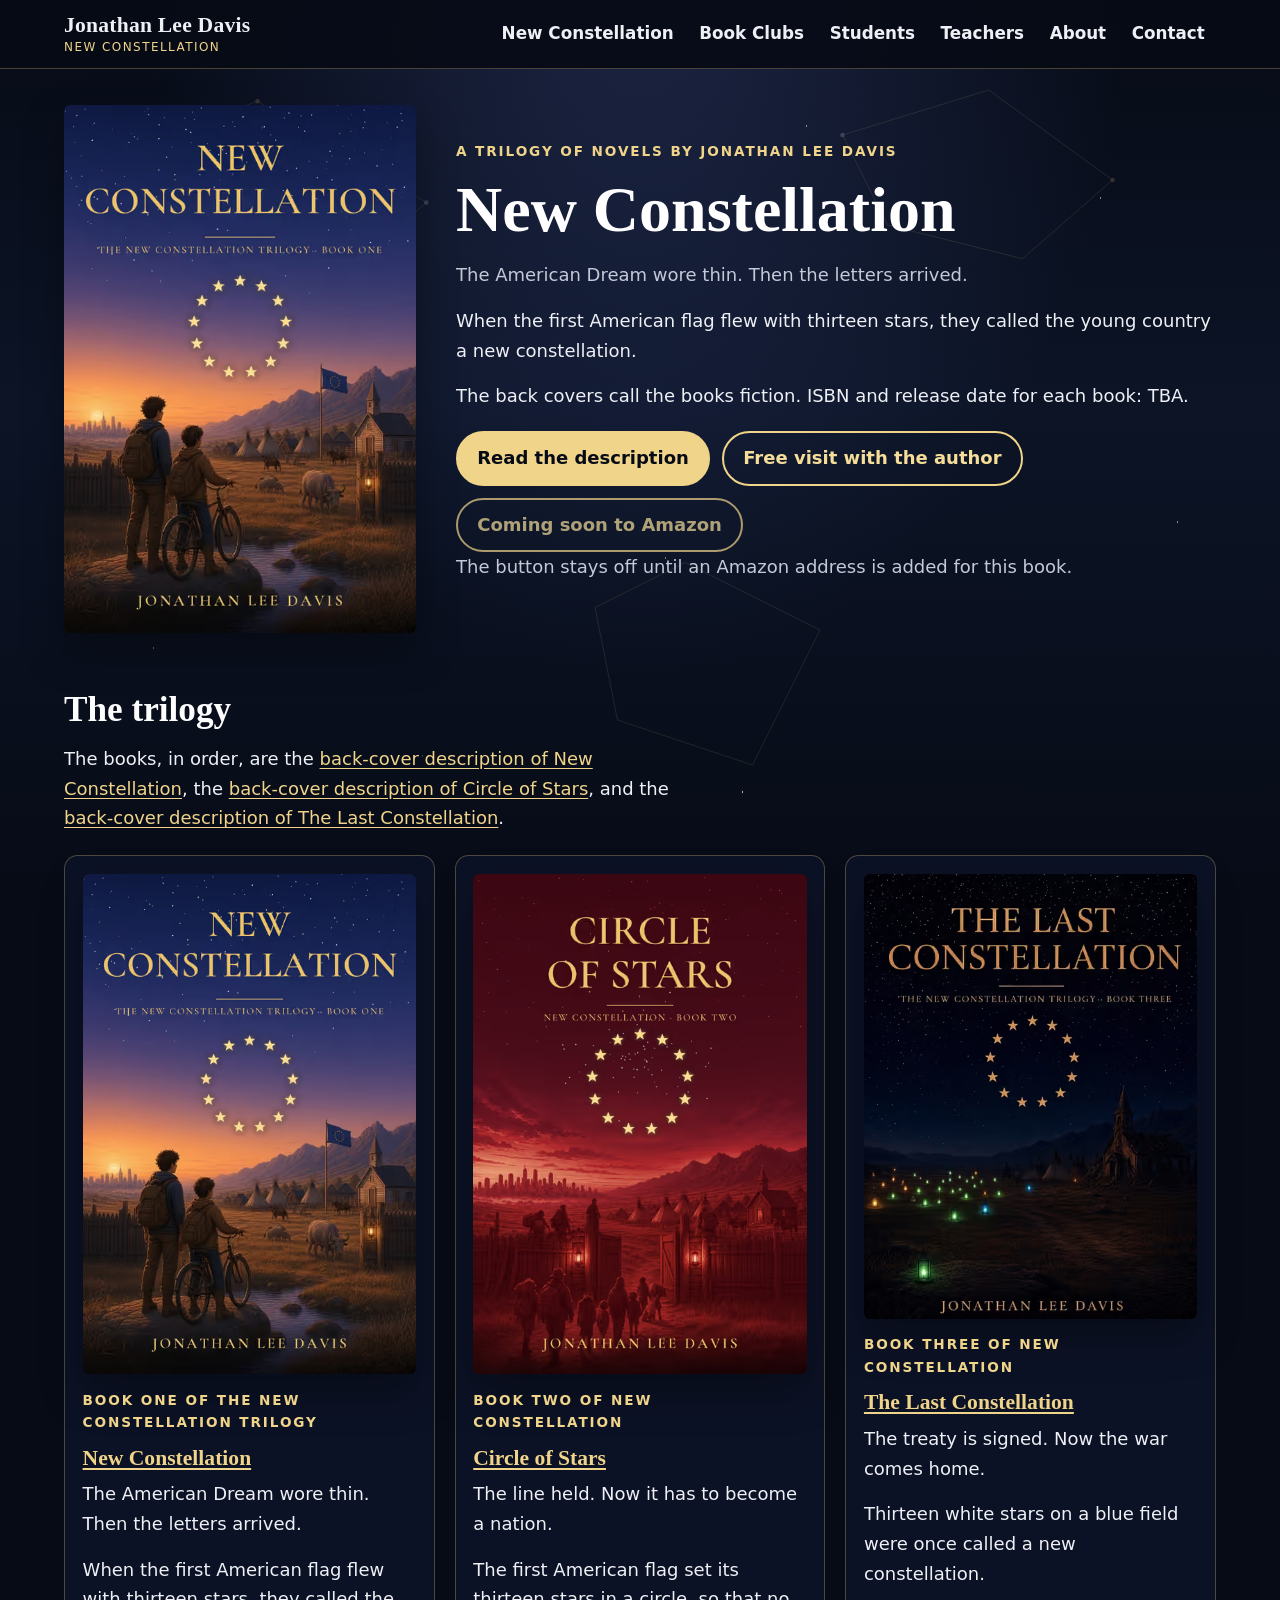
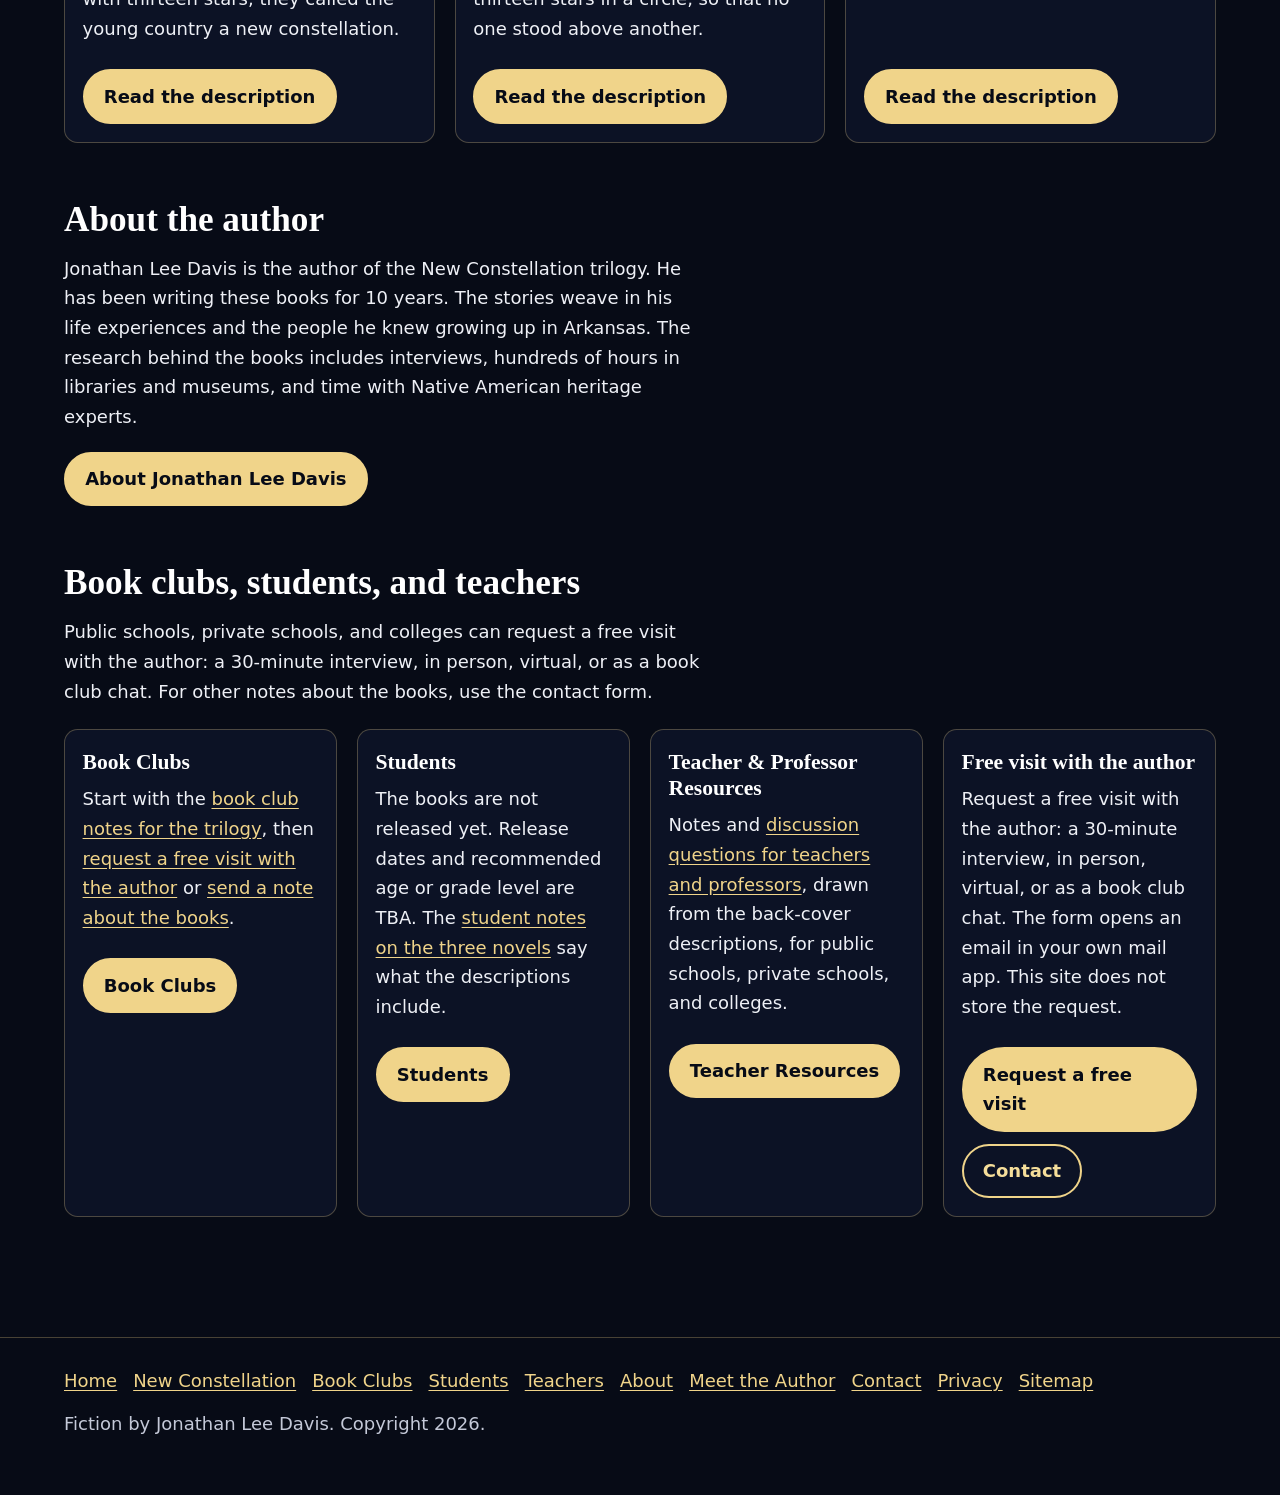
<file: index.html>
<!DOCTYPE html>
<html lang="en">
<head>
  <meta charset="utf-8">
  <meta name="viewport" content="width=device-width, initial-scale=1">
  <meta name="google-site-verification" content="119w6ydVE_tQWfHlJr8_iiOFfVYVfcNG0b232-Va2J8">
  <title>Jonathan Lee Davis · New Constellation trilogy</title>
  <meta name="description" content="New Constellation, Circle of Stars, and The Last Constellation: novels by Jonathan Lee Davis. Fiction. ISBN and release date: TBA.">
  <meta name="author" content="Jonathan Lee Davis">
  <meta name="robots" content="index,follow">
  <link rel="canonical" href="https://jonathanleedavis.com/">
  <meta name="theme-color" content="#070b16">
  <meta property="og:site_name" content="Jonathan Lee Davis">
  <meta property="og:title" content="Jonathan Lee Davis · New Constellation trilogy">
  <meta property="og:description" content="New Constellation, Circle of Stars, and The Last Constellation: novels by Jonathan Lee Davis. Fiction. ISBN and release date: TBA.">
  <meta property="og:type" content="website">
  <meta property="og:url" content="https://jonathanleedavis.com/">
  <meta property="og:image" content="https://jonathanleedavis.com/assets/images/og/home.jpg">
  <meta property="og:image:width" content="1200">
  <meta property="og:image:height" content="630">
  <meta property="og:image:alt" content="Front covers of New Constellation, Circle of Stars, and The Last Constellation by Jonathan Lee Davis">
  <meta property="og:locale" content="en_US">
  <meta name="twitter:card" content="summary_large_image">
  <meta name="twitter:title" content="Jonathan Lee Davis · New Constellation trilogy">
  <meta name="twitter:description" content="New Constellation, Circle of Stars, and The Last Constellation: novels by Jonathan Lee Davis. Fiction. ISBN and release date: TBA.">
  <meta name="twitter:image" content="https://jonathanleedavis.com/assets/images/og/home.jpg">
  <meta name="twitter:image:alt" content="Front covers of New Constellation, Circle of Stars, and The Last Constellation by Jonathan Lee Davis">
  <link rel="icon" href="/assets/favicon.svg" type="image/svg+xml">
  <link rel="stylesheet" href="/assets/css/site.css">
  <link rel="preload" as="image" href="/assets/images/covers/new-constellation-front-680.avif" type="image/avif" imagesrcset="/assets/images/covers/new-constellation-front-480.avif 480w, /assets/images/covers/new-constellation-front-680.avif 680w, /assets/images/covers/new-constellation-front-1200.avif 1200w" imagesizes="(min-width: 800px) 22rem, 20rem" fetchpriority="high">
  <script>document.documentElement.classList.add("js");</script>
<script src="/assets/js/analytics.js" defer></script>

  <script type="application/ld+json">
{
  "@context": "https://schema.org",
  "@graph": [
    {
      "@type": "WebSite",
      "@id": "https://jonathanleedavis.com/#website",
      "url": "https://jonathanleedavis.com/",
      "name": "Jonathan Lee Davis",
      "alternateName": "New Constellation",
      "description": "New Constellation, Circle of Stars, and The Last Constellation: novels by Jonathan Lee Davis. Fiction. ISBN and release date: TBA.",
      "inLanguage": "en",
      "publisher": {
        "@id": "https://jonathanleedavis.com/about/#author"
      },
      "author": {
        "@id": "https://jonathanleedavis.com/about/#author"
      },
      "about": {
        "@id": "https://jonathanleedavis.com/#series"
      }
    },
    {
      "@type": "Person",
      "@id": "https://jonathanleedavis.com/about/#author",
      "name": "Jonathan Lee Davis",
      "givenName": "Jonathan",
      "additionalName": "Lee",
      "familyName": "Davis",
      "url": "https://jonathanleedavis.com/about/",
      "jobTitle": "Author",
      "email": "jon@verasail.com",
      "birthPlace": {
        "@type": "Place",
        "name": "Benton, Arkansas"
      },
      "alumniOf": [
        {
          "@type": "HighSchool",
          "name": "Sheridan High School"
        },
        {
          "@type": "CollegeOrUniversity",
          "name": "University of Central Arkansas"
        },
        {
          "@type": "CollegeOrUniversity",
          "name": "Arkansas Tech University",
          "description": "Graduated with a degree in sociology and a minor in military science."
        },
        {
          "@type": "CollegeOrUniversity",
          "name": "Harvard University",
          "description": "Attended graduate school."
        }
      ],
      "hasOccupation": [
        {
          "@type": "Occupation",
          "name": "Author"
        },
        {
          "@type": "Occupation",
          "name": "U.S. Army officer"
        },
        {
          "@type": "Occupation",
          "name": "Technology consultant"
        }
      ],
      "knowsLanguage": "en",
      "description": "Author of the New Constellation trilogy. Born in Benton, Arkansas. Attended several elementary and junior high schools across Arkansas, and graduated from Sheridan High School. Attended the University of Central Arkansas, then graduated from Arkansas Tech University with a degree in sociology and a minor in military science. Served as an active-duty officer in the U.S. Army and retired from the Army, then became a technology consultant. Attended graduate school at Harvard University. Has been writing these books for 10 years. The stories weave in his life experiences and the people he knew growing up in Arkansas. The research behind the books includes interviews, hundreds of hours in libraries and museums, and time with Native American heritage experts."
    },
    {
      "@type": "BookSeries",
      "@id": "https://jonathanleedavis.com/#series",
      "name": "New Constellation trilogy",
      "url": "https://jonathanleedavis.com/",
      "description": "Three novels by Jonathan Lee Davis: New Constellation, Circle of Stars, and The Last Constellation. The back covers call the books fiction. ISBN and release date for each book: TBA.",
      "inLanguage": "en",
      "author": {
        "@id": "https://jonathanleedavis.com/about/#author"
      },
      "hasPart": [
        {
          "@id": "https://jonathanleedavis.com/books/new-constellation/#book"
        },
        {
          "@id": "https://jonathanleedavis.com/books/circle-of-stars/#book"
        },
        {
          "@id": "https://jonathanleedavis.com/books/the-last-constellation/#book"
        }
      ]
    },
    {
      "@type": "Book",
      "@id": "https://jonathanleedavis.com/books/new-constellation/#book",
      "name": "New Constellation",
      "url": "https://jonathanleedavis.com/books/new-constellation/",
      "author": {
        "@id": "https://jonathanleedavis.com/about/#author"
      },
      "genre": "Fiction",
      "inLanguage": "en",
      "copyrightYear": 2026,
      "copyrightHolder": {
        "@id": "https://jonathanleedavis.com/about/#author"
      },
      "position": 1,
      "isPartOf": {
        "@id": "https://jonathanleedavis.com/#series"
      },
      "image": {
        "@type": "ImageObject",
        "url": "https://jonathanleedavis.com/assets/images/covers/new-constellation-front-680.jpg",
        "width": 680,
        "height": 1020,
        "caption": "Front cover of New Constellation by Jonathan Lee Davis"
      },
      "description": "The American Dream wore thin. Then the letters arrived. When the first American flag flew with thirteen stars, they called the young country a new constellation. Fiction. ISBN and release date: TBA."
    },
    {
      "@type": "Book",
      "@id": "https://jonathanleedavis.com/books/circle-of-stars/#book",
      "name": "Circle of Stars",
      "url": "https://jonathanleedavis.com/books/circle-of-stars/",
      "author": {
        "@id": "https://jonathanleedavis.com/about/#author"
      },
      "genre": "Fiction",
      "inLanguage": "en",
      "copyrightYear": 2026,
      "copyrightHolder": {
        "@id": "https://jonathanleedavis.com/about/#author"
      },
      "position": 2,
      "isPartOf": {
        "@id": "https://jonathanleedavis.com/#series"
      },
      "image": {
        "@type": "ImageObject",
        "url": "https://jonathanleedavis.com/assets/images/covers/circle-of-stars-front-680.jpg",
        "width": 680,
        "height": 1020,
        "caption": "Front cover of Circle of Stars by Jonathan Lee Davis"
      },
      "description": "The line held. Now it has to become a nation. The first American flag set its thirteen stars in a circle, so that no one stood above another. Fiction. ISBN and release date: TBA."
    },
    {
      "@type": "Book",
      "@id": "https://jonathanleedavis.com/books/the-last-constellation/#book",
      "name": "The Last Constellation",
      "url": "https://jonathanleedavis.com/books/the-last-constellation/",
      "author": {
        "@id": "https://jonathanleedavis.com/about/#author"
      },
      "genre": "Fiction",
      "inLanguage": "en",
      "copyrightYear": 2026,
      "copyrightHolder": {
        "@id": "https://jonathanleedavis.com/about/#author"
      },
      "position": 3,
      "isPartOf": {
        "@id": "https://jonathanleedavis.com/#series"
      },
      "image": {
        "@type": "ImageObject",
        "url": "https://jonathanleedavis.com/assets/images/covers/the-last-constellation-front-680.jpg",
        "width": 680,
        "height": 907,
        "caption": "Front cover of The Last Constellation by Jonathan Lee Davis"
      },
      "description": "The treaty is signed. Now the war comes home. Thirteen white stars on a blue field were once called a new constellation. Fiction. ISBN and release date: TBA."
    },
    {
      "@type": "Organization",
      "@id": "https://jonathanleedavis.com/#organization",
      "name": "Jonathan Lee Davis",
      "url": "https://jonathanleedavis.com/",
      "founder": {
        "@id": "https://jonathanleedavis.com/about/#author"
      }
    },
    {
      "@type": "ItemList",
      "@id": "https://jonathanleedavis.com/#books",
      "name": "New Constellation trilogy",
      "itemListOrder": "https://schema.org/ItemListOrderAscending",
      "numberOfItems": 3,
      "itemListElement": [
        {
          "@type": "ListItem",
          "position": 1,
          "name": "New Constellation",
          "url": "https://jonathanleedavis.com/books/new-constellation/"
        },
        {
          "@type": "ListItem",
          "position": 2,
          "name": "Circle of Stars",
          "url": "https://jonathanleedavis.com/books/circle-of-stars/"
        },
        {
          "@type": "ListItem",
          "position": 3,
          "name": "The Last Constellation",
          "url": "https://jonathanleedavis.com/books/the-last-constellation/"
        }
      ]
    },
    {
      "@type": "WebPage",
      "@id": "https://jonathanleedavis.com/#webpage",
      "url": "https://jonathanleedavis.com/",
      "name": "Jonathan Lee Davis",
      "description": "New Constellation, Circle of Stars, and The Last Constellation: novels by Jonathan Lee Davis. Fiction. ISBN and release date: TBA.",
      "inLanguage": "en",
      "isPartOf": {
        "@id": "https://jonathanleedavis.com/#website"
      },
      "about": {
        "@id": "https://jonathanleedavis.com/#series"
      },
      "dateModified": "2026-11-15",
      "primaryImageOfPage": {
        "@type": "ImageObject",
        "url": "https://jonathanleedavis.com/assets/images/og/home.jpg",
        "width": 1200,
        "height": 630
      },
      "mainEntity": {
        "@id": "https://jonathanleedavis.com/#series"
      }
    }
  ]
}
  </script></head>
<body>
  <div class="sky" aria-hidden="true"></div>
  <div class="sky-lines" aria-hidden="true"></div>
  <a class="skip" href="#content">Skip to content</a>
  <header class="site-header">
    <div class="header-inner">
      <a class="brand" href="/">
        <span class="brand-name">Jonathan Lee Davis</span>
        <span class="brand-mark">New Constellation</span>
      </a>
      <button type="button" class="nav-toggle" aria-expanded="false" aria-controls="site-nav">
        <span class="nav-toggle-label">Menu</span>
      </button>
      <nav class="site-nav" id="site-nav" aria-label="Primary">
        <ul>
          <li><a href="/#trilogy">New Constellation</a></li><li><a href="/book-clubs/">Book Clubs</a></li><li><a href="/students/">Students</a></li><li><a href="/teachers/">Teachers</a></li><li><a href="/about/">About</a></li><li><a href="/contact/">Contact</a></li>
        </ul>
      </nav>
    </div>
  </header>
  <main id="content" tabindex="-1">
    <div class="wrap">
      <section class="hero" aria-labelledby="hero-title">
        <div class="hero-cover">
          <a href="/books/new-constellation/"><picture><source type="image/avif" srcset="/assets/images/covers/new-constellation-front-480.avif 480w, /assets/images/covers/new-constellation-front-680.avif 680w, /assets/images/covers/new-constellation-front-1200.avif 1200w" sizes="(min-width: 800px) 22rem, 20rem"><source type="image/webp" srcset="/assets/images/covers/new-constellation-front-480.webp 480w, /assets/images/covers/new-constellation-front-680.webp 680w, /assets/images/covers/new-constellation-front-1200.webp 1200w" sizes="(min-width: 800px) 22rem, 20rem"><img src="/assets/images/covers/new-constellation-front-680.jpg" srcset="/assets/images/covers/new-constellation-front-480.jpg 480w, /assets/images/covers/new-constellation-front-680.jpg 680w, /assets/images/covers/new-constellation-front-1200.jpg 1200w" sizes="(min-width: 800px) 22rem, 20rem" width="680" height="1020" alt="Front cover of New Constellation by Jonathan Lee Davis" decoding="async" fetchpriority="high"></picture></a>
        </div>
        <div class="hero-copy">
          <p class="kicker">A trilogy of novels by Jonathan Lee Davis</p>
          <h1 id="hero-title">New Constellation</h1>
          <p class="lede">The American Dream wore thin. Then the letters arrived.</p>
          <p>When the first American flag flew with thirteen stars, they called the young country a new constellation.</p>
          <p>The back covers call the books fiction. ISBN and release date for each book: TBA.</p>
          <div class="actions">
            <a class="button" href="/books/new-constellation/">Read the description</a>
            <a class="button button-secondary" href="/meet/">Free visit with the author</a>
            <button type="button" class="button button-secondary" data-amazon-book="new-constellation" aria-describedby="home-amazon-note">Coming soon to Amazon</button>
          </div>
          <p id="home-amazon-note" class="muted">The button stays off until an Amazon address is added for this book.</p>
        </div>
      </section>

      <section class="section" id="trilogy" aria-labelledby="trilogy-heading">
        <div class="section-head">
          <h2 id="trilogy-heading">The trilogy</h2>
          <p>The books, in order, are the <a href="/books/new-constellation/">back-cover description of New Constellation</a>, the <a href="/books/circle-of-stars/">back-cover description of Circle of Stars</a>, and the <a href="/books/the-last-constellation/">back-cover description of The Last Constellation</a>.</p>
        </div>
        <!-- Book grid: to add a future book, add an entry to assets/data/books.json, add a page at books/<slug>/index.html, add a card using this same markup, and add the book to sitemap.xml, sitemap.html, and assets/js/links-config.js. -->
<div class="book-grid"><article class="book-card" data-book-id="new-constellation">
  <a class="cover-link" href="/books/new-constellation/"><picture><source type="image/avif" srcset="/assets/images/covers/new-constellation-front-480.avif 480w, /assets/images/covers/new-constellation-front-680.avif 680w, /assets/images/covers/new-constellation-front-1200.avif 1200w" sizes="(min-width: 900px) 22rem, 90vw"><source type="image/webp" srcset="/assets/images/covers/new-constellation-front-480.webp 480w, /assets/images/covers/new-constellation-front-680.webp 680w, /assets/images/covers/new-constellation-front-1200.webp 1200w" sizes="(min-width: 900px) 22rem, 90vw"><img src="/assets/images/covers/new-constellation-front-680.jpg" srcset="/assets/images/covers/new-constellation-front-480.jpg 480w, /assets/images/covers/new-constellation-front-680.jpg 680w, /assets/images/covers/new-constellation-front-1200.jpg 1200w" sizes="(min-width: 900px) 22rem, 90vw" width="680" height="1020" alt="Front cover of New Constellation by Jonathan Lee Davis" decoding="async" loading="lazy" fetchpriority="low"></picture></a>
  <p class="kicker">Book One of the New Constellation Trilogy</p>
  <h3><a href="/books/new-constellation/">New Constellation</a></h3>
  <p>The American Dream wore thin. Then the letters arrived.</p><p>When the first American flag flew with thirteen stars, they called the young country a new constellation.</p>
  <div class="actions">
    <a class="button" href="/books/new-constellation/">Read the description</a>
  </div>
</article>
<article class="book-card" data-book-id="circle-of-stars">
  <a class="cover-link" href="/books/circle-of-stars/"><picture><source type="image/avif" srcset="/assets/images/covers/circle-of-stars-front-480.avif 480w, /assets/images/covers/circle-of-stars-front-680.avif 680w, /assets/images/covers/circle-of-stars-front-1200.avif 1200w" sizes="(min-width: 900px) 22rem, 90vw"><source type="image/webp" srcset="/assets/images/covers/circle-of-stars-front-480.webp 480w, /assets/images/covers/circle-of-stars-front-680.webp 680w, /assets/images/covers/circle-of-stars-front-1200.webp 1200w" sizes="(min-width: 900px) 22rem, 90vw"><img src="/assets/images/covers/circle-of-stars-front-680.jpg" srcset="/assets/images/covers/circle-of-stars-front-480.jpg 480w, /assets/images/covers/circle-of-stars-front-680.jpg 680w, /assets/images/covers/circle-of-stars-front-1200.jpg 1200w" sizes="(min-width: 900px) 22rem, 90vw" width="680" height="1020" alt="Front cover of Circle of Stars by Jonathan Lee Davis" decoding="async" loading="lazy" fetchpriority="low"></picture></a>
  <p class="kicker">Book Two of New Constellation</p>
  <h3><a href="/books/circle-of-stars/">Circle of Stars</a></h3>
  <p>The line held. Now it has to become a nation.</p><p>The first American flag set its thirteen stars in a circle, so that no one stood above another.</p>
  <div class="actions">
    <a class="button" href="/books/circle-of-stars/">Read the description</a>
  </div>
</article>
<article class="book-card" data-book-id="the-last-constellation">
  <a class="cover-link" href="/books/the-last-constellation/"><picture><source type="image/avif" srcset="/assets/images/covers/the-last-constellation-front-480.avif 480w, /assets/images/covers/the-last-constellation-front-680.avif 680w" sizes="(min-width: 900px) 22rem, 90vw"><source type="image/webp" srcset="/assets/images/covers/the-last-constellation-front-480.webp 480w, /assets/images/covers/the-last-constellation-front-680.webp 680w" sizes="(min-width: 900px) 22rem, 90vw"><img src="/assets/images/covers/the-last-constellation-front-680.jpg" srcset="/assets/images/covers/the-last-constellation-front-480.jpg 480w, /assets/images/covers/the-last-constellation-front-680.jpg 680w" sizes="(min-width: 900px) 22rem, 90vw" width="680" height="907" alt="Front cover of The Last Constellation by Jonathan Lee Davis" decoding="async" loading="lazy" fetchpriority="low"></picture></a>
  <p class="kicker">Book Three of New Constellation</p>
  <h3><a href="/books/the-last-constellation/">The Last Constellation</a></h3>
  <p>The treaty is signed. Now the war comes home.</p><p>Thirteen white stars on a blue field were once called a new constellation.</p>
  <div class="actions">
    <a class="button" href="/books/the-last-constellation/">Read the description</a>
  </div>
</article>
</div>
      </section>

      <section class="section" id="about-teaser" aria-labelledby="about-teaser-heading">
        <div class="section-head">
          <h2 id="about-teaser-heading">About the author</h2>
          <p>Jonathan Lee Davis is the author of the New Constellation trilogy. He has been writing these books for 10 years. The stories weave in his life experiences and the people he knew growing up in Arkansas. The research behind the books includes interviews, hundreds of hours in libraries and museums, and time with Native American heritage experts.</p>
          <div class="actions"><a class="button" href="/about/">About Jonathan Lee Davis</a></div>
        </div>
      </section>

      <section class="section" id="visit" aria-labelledby="visit-cards-heading">
        <div class="section-head">
          <h2 id="visit-cards-heading">Book clubs, students, and teachers</h2>
          <p>Public schools, private schools, and colleges can request a free visit with the author: a 30-minute interview, in person, virtual, or as a book club chat. For other notes about the books, use the contact form.</p>
        </div>
        <div class="card-grid">
          <article class="promo-card">
            <h3>Book Clubs</h3>
            <p>Start with the <a href="/book-clubs/">book club notes for the trilogy</a>, then <a href="/meet/#visit-request">request a free visit with the author</a> or <a href="/contact/">send a note about the books</a>.</p>
            <div class="actions"><a class="button" href="/book-clubs/">Book Clubs</a></div>
          </article>
          <article class="promo-card">
            <h3>Students</h3>
            <p>The books are not released yet. Release dates and recommended age or grade level are TBA. The <a href="/students/">student notes on the three novels</a> say what the descriptions include.</p>
            <div class="actions"><a class="button" href="/students/">Students</a></div>
          </article>
          <article class="promo-card">
            <h3>Teacher &amp; Professor Resources</h3>
            <p>Notes and <a href="/teachers/">discussion questions for teachers and professors</a>, drawn from the back-cover descriptions, for public schools, private schools, and colleges.</p>
            <div class="actions"><a class="button" href="/teachers/">Teacher Resources</a></div>
          </article>
          <article class="promo-card">
            <h3>Free visit with the author</h3>
            <p>Request a free visit with the author: a 30-minute interview, in person, virtual, or as a book club chat. The form opens an email in your own mail app. This site does not store the request.</p>
            <div class="actions"><a class="button" href="/meet/#visit-request">Request a free visit</a> <a class="button button-secondary" href="/contact/">Contact</a></div>
          </article>
        </div>
      </section>
    </div>
  </main>
  <footer class="site-footer">
    <div class="wrap">
      <nav class="footer-nav" aria-label="Footer">
        <ul><li><a href="/">Home</a></li><li><a href="/#trilogy">New Constellation</a></li><li><a href="/book-clubs/">Book Clubs</a></li><li><a href="/students/">Students</a></li><li><a href="/teachers/">Teachers</a></li><li><a href="/about/">About</a></li><li><a href="/meet/">Meet the Author</a></li><li><a href="/contact/">Contact</a></li><li><a href="/privacy/">Privacy</a></li><li><a href="/sitemap.html">Sitemap</a></li></ul>
      </nav>
      <p>Fiction by Jonathan Lee Davis. Copyright 2026.</p>
    </div>
  </footer>
  <script src="/assets/js/links-config.js" defer></script><script src="/assets/js/amazon.js" defer></script><script src="/assets/js/site.js" defer></script>
</body>
</html>
</file>
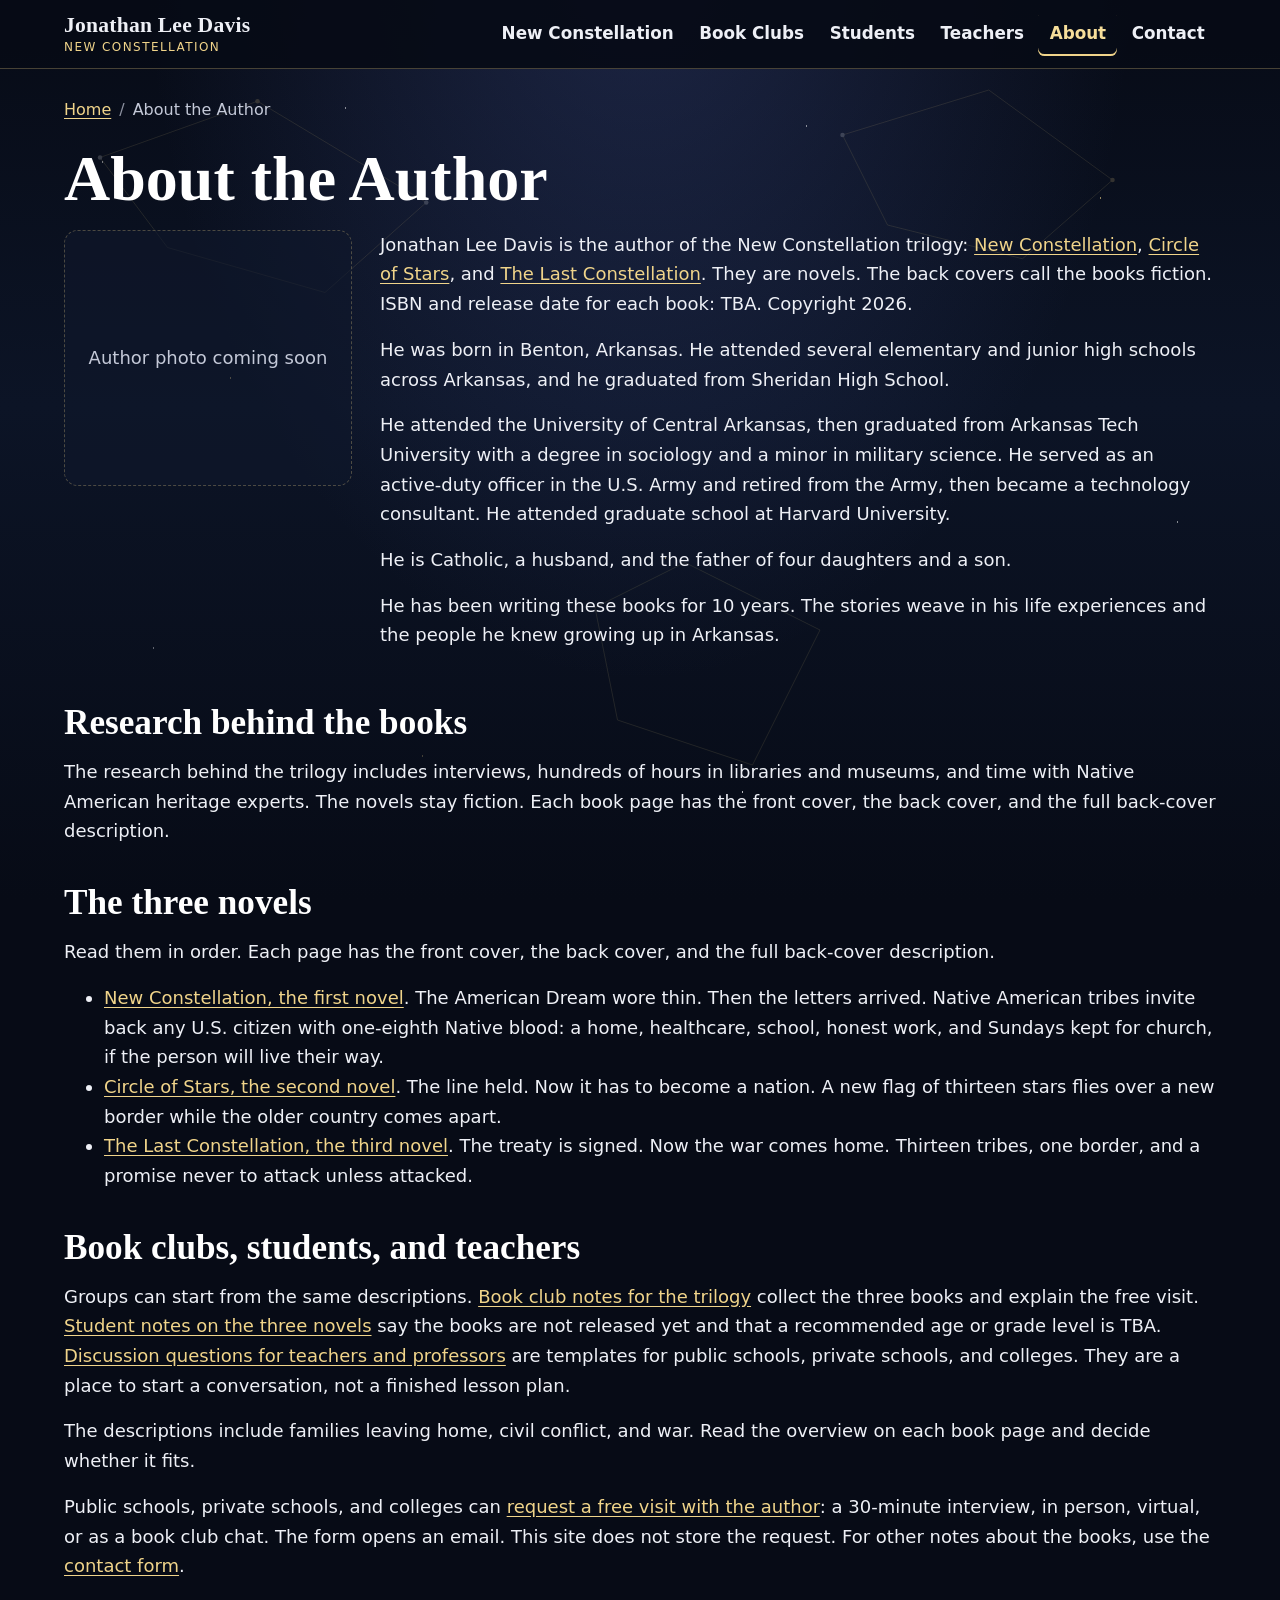
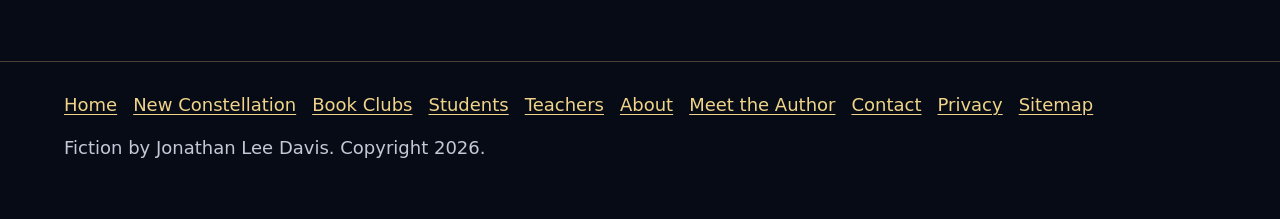
<file: about/index.html>
<!DOCTYPE html>
<html lang="en">
<head>
  <meta charset="utf-8">
  <meta name="viewport" content="width=device-width, initial-scale=1">
  <title>About the Author · Jonathan Lee Davis</title>
  <meta name="description" content="About Jonathan Lee Davis, author of the New Constellation trilogy. Born in Benton, Arkansas, he graduated from Sheridan High School.">
  <meta name="author" content="Jonathan Lee Davis">
  <meta name="robots" content="index,follow">
  <link rel="canonical" href="https://jonathanleedavis.com/about/">
  <meta name="theme-color" content="#070b16">
  <meta property="og:site_name" content="Jonathan Lee Davis">
  <meta property="og:title" content="About the Author · Jonathan Lee Davis">
  <meta property="og:description" content="About Jonathan Lee Davis, author of the New Constellation trilogy. Born in Benton, Arkansas, he graduated from Sheridan High School.">
  <meta property="og:type" content="profile">
  <meta property="og:url" content="https://jonathanleedavis.com/about/">
  <meta property="og:image" content="https://jonathanleedavis.com/assets/images/og/home.jpg">
  <meta property="og:image:width" content="1200">
  <meta property="og:image:height" content="630">
  <meta property="og:image:alt" content="Front covers of New Constellation, Circle of Stars, and The Last Constellation by Jonathan Lee Davis">
  <meta property="og:locale" content="en_US">
  <meta name="twitter:card" content="summary_large_image">
  <meta name="twitter:title" content="About the Author · Jonathan Lee Davis">
  <meta name="twitter:description" content="About Jonathan Lee Davis, author of the New Constellation trilogy. Born in Benton, Arkansas, he graduated from Sheridan High School.">
  <meta name="twitter:image" content="https://jonathanleedavis.com/assets/images/og/home.jpg">
  <meta name="twitter:image:alt" content="Front covers of New Constellation, Circle of Stars, and The Last Constellation by Jonathan Lee Davis">
  <link rel="icon" href="/assets/favicon.svg" type="image/svg+xml">
  <link rel="stylesheet" href="/assets/css/site.css">
  <script>document.documentElement.classList.add("js");</script>
<script src="/assets/js/analytics.js" defer></script>

  <script type="application/ld+json">
{
  "@context": "https://schema.org",
  "@graph": [
    {
      "@type": "WebSite",
      "@id": "https://jonathanleedavis.com/#website",
      "url": "https://jonathanleedavis.com/",
      "name": "Jonathan Lee Davis",
      "alternateName": "New Constellation",
      "description": "New Constellation, Circle of Stars, and The Last Constellation: novels by Jonathan Lee Davis. Fiction. ISBN and release date: TBA.",
      "inLanguage": "en",
      "publisher": {
        "@id": "https://jonathanleedavis.com/about/#author"
      },
      "author": {
        "@id": "https://jonathanleedavis.com/about/#author"
      },
      "about": {
        "@id": "https://jonathanleedavis.com/#series"
      }
    },
    {
      "@type": "Person",
      "@id": "https://jonathanleedavis.com/about/#author",
      "name": "Jonathan Lee Davis",
      "givenName": "Jonathan",
      "additionalName": "Lee",
      "familyName": "Davis",
      "url": "https://jonathanleedavis.com/about/",
      "jobTitle": "Author",
      "email": "jon@verasail.com",
      "birthPlace": {
        "@type": "Place",
        "name": "Benton, Arkansas"
      },
      "alumniOf": [
        {
          "@type": "HighSchool",
          "name": "Sheridan High School"
        },
        {
          "@type": "CollegeOrUniversity",
          "name": "University of Central Arkansas"
        },
        {
          "@type": "CollegeOrUniversity",
          "name": "Arkansas Tech University",
          "description": "Graduated with a degree in sociology and a minor in military science."
        },
        {
          "@type": "CollegeOrUniversity",
          "name": "Harvard University",
          "description": "Attended graduate school."
        }
      ],
      "hasOccupation": [
        {
          "@type": "Occupation",
          "name": "Author"
        },
        {
          "@type": "Occupation",
          "name": "U.S. Army officer"
        },
        {
          "@type": "Occupation",
          "name": "Technology consultant"
        }
      ],
      "knowsLanguage": "en",
      "description": "Author of the New Constellation trilogy. Born in Benton, Arkansas. Attended several elementary and junior high schools across Arkansas, and graduated from Sheridan High School. Attended the University of Central Arkansas, then graduated from Arkansas Tech University with a degree in sociology and a minor in military science. Served as an active-duty officer in the U.S. Army and retired from the Army, then became a technology consultant. Attended graduate school at Harvard University. Has been writing these books for 10 years. The stories weave in his life experiences and the people he knew growing up in Arkansas. The research behind the books includes interviews, hundreds of hours in libraries and museums, and time with Native American heritage experts."
    },
    {
      "@type": "BookSeries",
      "@id": "https://jonathanleedavis.com/#series",
      "name": "New Constellation trilogy",
      "url": "https://jonathanleedavis.com/",
      "description": "Three novels by Jonathan Lee Davis: New Constellation, Circle of Stars, and The Last Constellation. The back covers call the books fiction. ISBN and release date for each book: TBA.",
      "inLanguage": "en",
      "author": {
        "@id": "https://jonathanleedavis.com/about/#author"
      },
      "hasPart": [
        {
          "@id": "https://jonathanleedavis.com/books/new-constellation/#book"
        },
        {
          "@id": "https://jonathanleedavis.com/books/circle-of-stars/#book"
        },
        {
          "@id": "https://jonathanleedavis.com/books/the-last-constellation/#book"
        }
      ]
    },
    {
      "@type": "Book",
      "@id": "https://jonathanleedavis.com/books/new-constellation/#book",
      "name": "New Constellation",
      "url": "https://jonathanleedavis.com/books/new-constellation/",
      "author": {
        "@id": "https://jonathanleedavis.com/about/#author"
      },
      "genre": "Fiction",
      "inLanguage": "en",
      "copyrightYear": 2026,
      "copyrightHolder": {
        "@id": "https://jonathanleedavis.com/about/#author"
      },
      "position": 1,
      "isPartOf": {
        "@id": "https://jonathanleedavis.com/#series"
      },
      "image": {
        "@type": "ImageObject",
        "url": "https://jonathanleedavis.com/assets/images/covers/new-constellation-front-680.jpg",
        "width": 680,
        "height": 1020,
        "caption": "Front cover of New Constellation by Jonathan Lee Davis"
      },
      "description": "The American Dream wore thin. Then the letters arrived. When the first American flag flew with thirteen stars, they called the young country a new constellation. Fiction. ISBN and release date: TBA."
    },
    {
      "@type": "Book",
      "@id": "https://jonathanleedavis.com/books/circle-of-stars/#book",
      "name": "Circle of Stars",
      "url": "https://jonathanleedavis.com/books/circle-of-stars/",
      "author": {
        "@id": "https://jonathanleedavis.com/about/#author"
      },
      "genre": "Fiction",
      "inLanguage": "en",
      "copyrightYear": 2026,
      "copyrightHolder": {
        "@id": "https://jonathanleedavis.com/about/#author"
      },
      "position": 2,
      "isPartOf": {
        "@id": "https://jonathanleedavis.com/#series"
      },
      "image": {
        "@type": "ImageObject",
        "url": "https://jonathanleedavis.com/assets/images/covers/circle-of-stars-front-680.jpg",
        "width": 680,
        "height": 1020,
        "caption": "Front cover of Circle of Stars by Jonathan Lee Davis"
      },
      "description": "The line held. Now it has to become a nation. The first American flag set its thirteen stars in a circle, so that no one stood above another. Fiction. ISBN and release date: TBA."
    },
    {
      "@type": "Book",
      "@id": "https://jonathanleedavis.com/books/the-last-constellation/#book",
      "name": "The Last Constellation",
      "url": "https://jonathanleedavis.com/books/the-last-constellation/",
      "author": {
        "@id": "https://jonathanleedavis.com/about/#author"
      },
      "genre": "Fiction",
      "inLanguage": "en",
      "copyrightYear": 2026,
      "copyrightHolder": {
        "@id": "https://jonathanleedavis.com/about/#author"
      },
      "position": 3,
      "isPartOf": {
        "@id": "https://jonathanleedavis.com/#series"
      },
      "image": {
        "@type": "ImageObject",
        "url": "https://jonathanleedavis.com/assets/images/covers/the-last-constellation-front-680.jpg",
        "width": 680,
        "height": 907,
        "caption": "Front cover of The Last Constellation by Jonathan Lee Davis"
      },
      "description": "The treaty is signed. Now the war comes home. Thirteen white stars on a blue field were once called a new constellation. Fiction. ISBN and release date: TBA."
    },
    {
      "@type": "BreadcrumbList",
      "@id": "https://jonathanleedavis.com/about/#breadcrumb",
      "itemListElement": [
        {
          "@type": "ListItem",
          "position": 1,
          "name": "Home",
          "item": "https://jonathanleedavis.com/"
        },
        {
          "@type": "ListItem",
          "position": 2,
          "name": "About the Author",
          "item": "https://jonathanleedavis.com/about/"
        }
      ]
    },
    {
      "@type": "WebPage",
      "@id": "https://jonathanleedavis.com/about/#webpage",
      "url": "https://jonathanleedavis.com/about/",
      "name": "About the Author",
      "description": "About Jonathan Lee Davis, author of the New Constellation trilogy. Born in Benton, Arkansas, he graduated from Sheridan High School.",
      "inLanguage": "en",
      "isPartOf": {
        "@id": "https://jonathanleedavis.com/#website"
      },
      "about": {
        "@id": "https://jonathanleedavis.com/#series"
      },
      "dateModified": "2026-11-15",
      "primaryImageOfPage": {
        "@type": "ImageObject",
        "url": "https://jonathanleedavis.com/assets/images/og/home.jpg",
        "width": 1200,
        "height": 630
      },
      "mainEntity": {
        "@id": "https://jonathanleedavis.com/about/#author"
      },
      "breadcrumb": {
        "@id": "https://jonathanleedavis.com/about/#breadcrumb"
      }
    }
  ]
}
  </script>
</head>
<body>
  <div class="sky" aria-hidden="true"></div>
  <div class="sky-lines" aria-hidden="true"></div>
  <a class="skip" href="#content">Skip to content</a>
  <header class="site-header">
    <div class="header-inner">
      <a class="brand" href="/">
        <span class="brand-name">Jonathan Lee Davis</span>
        <span class="brand-mark">New Constellation</span>
      </a>
      <button type="button" class="nav-toggle" aria-expanded="false" aria-controls="site-nav">
        <span class="nav-toggle-label">Menu</span>
      </button>
      <nav class="site-nav" id="site-nav" aria-label="Primary">
        <ul>
          <li><a href="/#trilogy">New Constellation</a></li><li><a href="/book-clubs/">Book Clubs</a></li><li><a href="/students/">Students</a></li><li><a href="/teachers/">Teachers</a></li><li><a href="/about/" aria-current="page">About</a></li><li><a href="/contact/">Contact</a></li>
        </ul>
      </nav>
    </div>
  </header>
  <main id="content" tabindex="-1">
    <div class="wrap">
      <nav class="breadcrumb" aria-label="Breadcrumb"><ol><li><a href="/">Home</a></li><li aria-current="page">About the Author</li></ol></nav>
      <h1>About the Author</h1>
      <div class="about-layout">
        <div class="photo-placeholder" role="img" aria-label="Author photo coming soon">Author photo coming soon</div>
        <div>
          <p>Jonathan Lee Davis is the author of the New Constellation trilogy: <a href="/books/new-constellation/">New Constellation</a>, <a href="/books/circle-of-stars/">Circle of Stars</a>, and <a href="/books/the-last-constellation/">The Last Constellation</a>. They are novels. The back covers call the books fiction. ISBN and release date for each book: TBA. Copyright 2026.</p>
          <p>He was born in Benton, Arkansas. He attended several elementary and junior high schools across Arkansas, and he graduated from Sheridan High School.</p>
          <p>He attended the University of Central Arkansas, then graduated from Arkansas Tech University with a degree in sociology and a minor in military science. He served as an active-duty officer in the U.S. Army and retired from the Army, then became a technology consultant. He attended graduate school at Harvard University.</p>
          <p>He is Catholic, a husband, and the father of four daughters and a son.</p>
          <p>He has been writing these books for 10 years. The stories weave in his life experiences and the people he knew growing up in Arkansas.</p>
        </div>
      </div>
      <h2>Research behind the books</h2>
      <p>The research behind the trilogy includes interviews, hundreds of hours in libraries and museums, and time with Native American heritage experts. The novels stay fiction. Each book page has the front cover, the back cover, and the full back-cover description.</p>
      <h2>The three novels</h2>
      <p>Read them in order. Each page has the front cover, the back cover, and the full back-cover description.</p>
      <ul>
        <li><a href="/books/new-constellation/">New Constellation, the first novel</a>. The American Dream wore thin. Then the letters arrived. Native American tribes invite back any U.S. citizen with one-eighth Native blood: a home, healthcare, school, honest work, and Sundays kept for church, if the person will live their way.</li>
        <li><a href="/books/circle-of-stars/">Circle of Stars, the second novel</a>. The line held. Now it has to become a nation. A new flag of thirteen stars flies over a new border while the older country comes apart.</li>
        <li><a href="/books/the-last-constellation/">The Last Constellation, the third novel</a>. The treaty is signed. Now the war comes home. Thirteen tribes, one border, and a promise never to attack unless attacked.</li>
      </ul>
      <h2>Book clubs, students, and teachers</h2>
      <p>Groups can start from the same descriptions. <a href="/book-clubs/">Book club notes for the trilogy</a> collect the three books and explain the free visit. <a href="/students/">Student notes on the three novels</a> say the books are not released yet and that a recommended age or grade level is TBA. <a href="/teachers/">Discussion questions for teachers and professors</a> are templates for public schools, private schools, and colleges. They are a place to start a conversation, not a finished lesson plan.</p>
      <p>The descriptions include families leaving home, civil conflict, and war. Read the overview on each book page and decide whether it fits.</p>
      <p>Public schools, private schools, and colleges can <a href="/meet/#visit-request">request a free visit with the author</a>: a 30-minute interview, in person, virtual, or as a book club chat. The form opens an email. This site does not store the request. For other notes about the books, use the <a href="/contact/">contact form</a>.</p>
    </div>
  </main>
  <footer class="site-footer">
    <div class="wrap">
      <nav class="footer-nav" aria-label="Footer">
        <ul><li><a href="/">Home</a></li><li><a href="/#trilogy">New Constellation</a></li><li><a href="/book-clubs/">Book Clubs</a></li><li><a href="/students/">Students</a></li><li><a href="/teachers/">Teachers</a></li><li><a href="/about/">About</a></li><li><a href="/meet/">Meet the Author</a></li><li><a href="/contact/">Contact</a></li><li><a href="/privacy/">Privacy</a></li><li><a href="/sitemap.html">Sitemap</a></li></ul>
      </nav>
      <p>Fiction by Jonathan Lee Davis. Copyright 2026.</p>
    </div>
  </footer>
  <script src="/assets/js/site.js" defer></script>
</body>
</html>
</file>
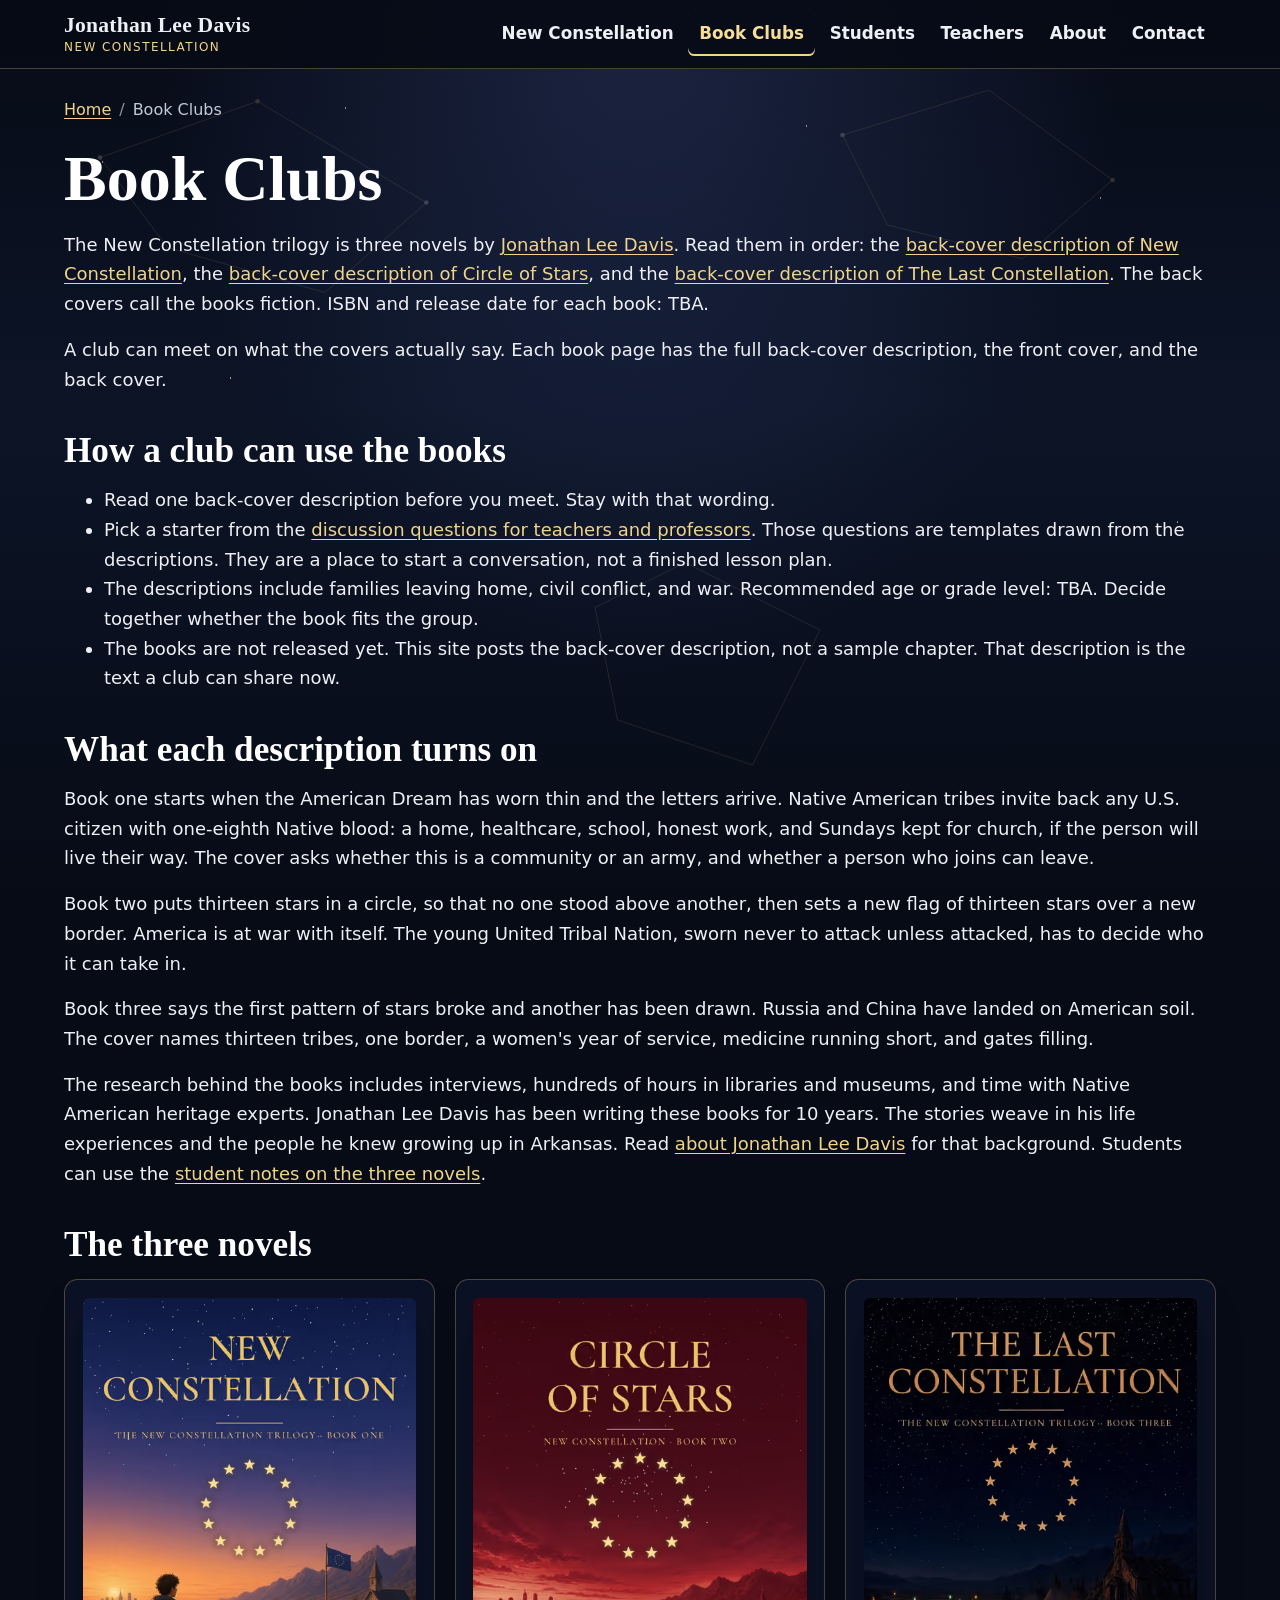
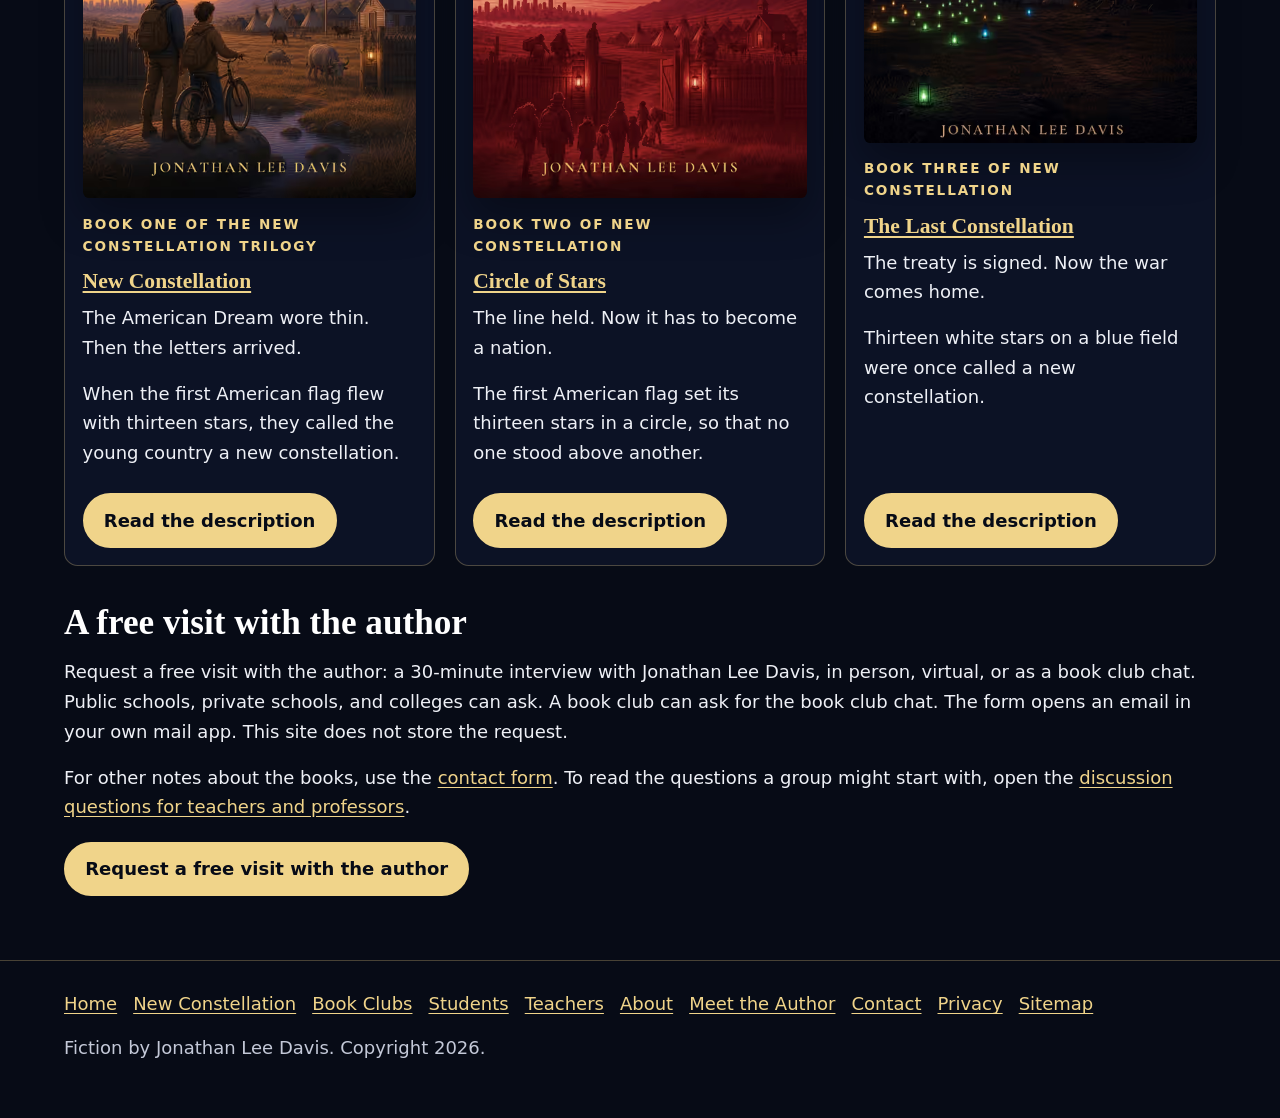
<file: book-clubs/index.html>
<!DOCTYPE html>
<html lang="en">
<head>
  <meta charset="utf-8">
  <meta name="viewport" content="width=device-width, initial-scale=1">
  <title>Book Clubs · Jonathan Lee Davis</title>
  <meta name="description" content="Book club notes for the New Constellation trilogy by Jonathan Lee Davis, with the back-cover descriptions and a free author visit.">
  <meta name="author" content="Jonathan Lee Davis">
  <meta name="robots" content="index,follow">
  <link rel="canonical" href="https://jonathanleedavis.com/book-clubs/">
  <meta name="theme-color" content="#070b16">
  <meta property="og:site_name" content="Jonathan Lee Davis">
  <meta property="og:title" content="Book Clubs · Jonathan Lee Davis">
  <meta property="og:description" content="Book club notes for the New Constellation trilogy by Jonathan Lee Davis, with the back-cover descriptions and a free author visit.">
  <meta property="og:type" content="website">
  <meta property="og:url" content="https://jonathanleedavis.com/book-clubs/">
  <meta property="og:image" content="https://jonathanleedavis.com/assets/images/og/home.jpg">
  <meta property="og:image:width" content="1200">
  <meta property="og:image:height" content="630">
  <meta property="og:image:alt" content="Front covers of New Constellation, Circle of Stars, and The Last Constellation by Jonathan Lee Davis">
  <meta property="og:locale" content="en_US">
  <meta name="twitter:card" content="summary_large_image">
  <meta name="twitter:title" content="Book Clubs · Jonathan Lee Davis">
  <meta name="twitter:description" content="Book club notes for the New Constellation trilogy by Jonathan Lee Davis, with the back-cover descriptions and a free author visit.">
  <meta name="twitter:image" content="https://jonathanleedavis.com/assets/images/og/home.jpg">
  <meta name="twitter:image:alt" content="Front covers of New Constellation, Circle of Stars, and The Last Constellation by Jonathan Lee Davis">
  <link rel="icon" href="/assets/favicon.svg" type="image/svg+xml">
  <link rel="stylesheet" href="/assets/css/site.css">
  <script>document.documentElement.classList.add("js");</script>
<script src="/assets/js/analytics.js" defer></script>

  <script type="application/ld+json">
{
  "@context": "https://schema.org",
  "@graph": [
    {
      "@type": "WebSite",
      "@id": "https://jonathanleedavis.com/#website",
      "url": "https://jonathanleedavis.com/",
      "name": "Jonathan Lee Davis",
      "alternateName": "New Constellation",
      "description": "New Constellation, Circle of Stars, and The Last Constellation: novels by Jonathan Lee Davis. Fiction. ISBN and release date: TBA.",
      "inLanguage": "en",
      "publisher": {
        "@id": "https://jonathanleedavis.com/about/#author"
      },
      "author": {
        "@id": "https://jonathanleedavis.com/about/#author"
      },
      "about": {
        "@id": "https://jonathanleedavis.com/#series"
      }
    },
    {
      "@type": "Person",
      "@id": "https://jonathanleedavis.com/about/#author",
      "name": "Jonathan Lee Davis",
      "givenName": "Jonathan",
      "additionalName": "Lee",
      "familyName": "Davis",
      "url": "https://jonathanleedavis.com/about/",
      "jobTitle": "Author",
      "email": "jon@verasail.com",
      "birthPlace": {
        "@type": "Place",
        "name": "Benton, Arkansas"
      },
      "alumniOf": [
        {
          "@type": "HighSchool",
          "name": "Sheridan High School"
        },
        {
          "@type": "CollegeOrUniversity",
          "name": "University of Central Arkansas"
        },
        {
          "@type": "CollegeOrUniversity",
          "name": "Arkansas Tech University",
          "description": "Graduated with a degree in sociology and a minor in military science."
        },
        {
          "@type": "CollegeOrUniversity",
          "name": "Harvard University",
          "description": "Attended graduate school."
        }
      ],
      "hasOccupation": [
        {
          "@type": "Occupation",
          "name": "Author"
        },
        {
          "@type": "Occupation",
          "name": "U.S. Army officer"
        },
        {
          "@type": "Occupation",
          "name": "Technology consultant"
        }
      ],
      "knowsLanguage": "en",
      "description": "Author of the New Constellation trilogy. Born in Benton, Arkansas. Attended several elementary and junior high schools across Arkansas, and graduated from Sheridan High School. Attended the University of Central Arkansas, then graduated from Arkansas Tech University with a degree in sociology and a minor in military science. Served as an active-duty officer in the U.S. Army and retired from the Army, then became a technology consultant. Attended graduate school at Harvard University. Has been writing these books for 10 years. The stories weave in his life experiences and the people he knew growing up in Arkansas. The research behind the books includes interviews, hundreds of hours in libraries and museums, and time with Native American heritage experts."
    },
    {
      "@type": "BookSeries",
      "@id": "https://jonathanleedavis.com/#series",
      "name": "New Constellation trilogy",
      "url": "https://jonathanleedavis.com/",
      "description": "Three novels by Jonathan Lee Davis: New Constellation, Circle of Stars, and The Last Constellation. The back covers call the books fiction. ISBN and release date for each book: TBA.",
      "inLanguage": "en",
      "author": {
        "@id": "https://jonathanleedavis.com/about/#author"
      },
      "hasPart": [
        {
          "@id": "https://jonathanleedavis.com/books/new-constellation/#book"
        },
        {
          "@id": "https://jonathanleedavis.com/books/circle-of-stars/#book"
        },
        {
          "@id": "https://jonathanleedavis.com/books/the-last-constellation/#book"
        }
      ]
    },
    {
      "@type": "Book",
      "@id": "https://jonathanleedavis.com/books/new-constellation/#book",
      "name": "New Constellation",
      "url": "https://jonathanleedavis.com/books/new-constellation/",
      "author": {
        "@id": "https://jonathanleedavis.com/about/#author"
      },
      "genre": "Fiction",
      "inLanguage": "en",
      "copyrightYear": 2026,
      "copyrightHolder": {
        "@id": "https://jonathanleedavis.com/about/#author"
      },
      "position": 1,
      "isPartOf": {
        "@id": "https://jonathanleedavis.com/#series"
      },
      "image": {
        "@type": "ImageObject",
        "url": "https://jonathanleedavis.com/assets/images/covers/new-constellation-front-680.jpg",
        "width": 680,
        "height": 1020,
        "caption": "Front cover of New Constellation by Jonathan Lee Davis"
      },
      "description": "The American Dream wore thin. Then the letters arrived. When the first American flag flew with thirteen stars, they called the young country a new constellation. Fiction. ISBN and release date: TBA."
    },
    {
      "@type": "Book",
      "@id": "https://jonathanleedavis.com/books/circle-of-stars/#book",
      "name": "Circle of Stars",
      "url": "https://jonathanleedavis.com/books/circle-of-stars/",
      "author": {
        "@id": "https://jonathanleedavis.com/about/#author"
      },
      "genre": "Fiction",
      "inLanguage": "en",
      "copyrightYear": 2026,
      "copyrightHolder": {
        "@id": "https://jonathanleedavis.com/about/#author"
      },
      "position": 2,
      "isPartOf": {
        "@id": "https://jonathanleedavis.com/#series"
      },
      "image": {
        "@type": "ImageObject",
        "url": "https://jonathanleedavis.com/assets/images/covers/circle-of-stars-front-680.jpg",
        "width": 680,
        "height": 1020,
        "caption": "Front cover of Circle of Stars by Jonathan Lee Davis"
      },
      "description": "The line held. Now it has to become a nation. The first American flag set its thirteen stars in a circle, so that no one stood above another. Fiction. ISBN and release date: TBA."
    },
    {
      "@type": "Book",
      "@id": "https://jonathanleedavis.com/books/the-last-constellation/#book",
      "name": "The Last Constellation",
      "url": "https://jonathanleedavis.com/books/the-last-constellation/",
      "author": {
        "@id": "https://jonathanleedavis.com/about/#author"
      },
      "genre": "Fiction",
      "inLanguage": "en",
      "copyrightYear": 2026,
      "copyrightHolder": {
        "@id": "https://jonathanleedavis.com/about/#author"
      },
      "position": 3,
      "isPartOf": {
        "@id": "https://jonathanleedavis.com/#series"
      },
      "image": {
        "@type": "ImageObject",
        "url": "https://jonathanleedavis.com/assets/images/covers/the-last-constellation-front-680.jpg",
        "width": 680,
        "height": 907,
        "caption": "Front cover of The Last Constellation by Jonathan Lee Davis"
      },
      "description": "The treaty is signed. Now the war comes home. Thirteen white stars on a blue field were once called a new constellation. Fiction. ISBN and release date: TBA."
    },
    {
      "@type": "BreadcrumbList",
      "@id": "https://jonathanleedavis.com/book-clubs/#breadcrumb",
      "itemListElement": [
        {
          "@type": "ListItem",
          "position": 1,
          "name": "Home",
          "item": "https://jonathanleedavis.com/"
        },
        {
          "@type": "ListItem",
          "position": 2,
          "name": "Book Clubs",
          "item": "https://jonathanleedavis.com/book-clubs/"
        }
      ]
    },
    {
      "@type": "WebPage",
      "@id": "https://jonathanleedavis.com/book-clubs/#webpage",
      "url": "https://jonathanleedavis.com/book-clubs/",
      "name": "Book Clubs",
      "description": "Book club notes for the New Constellation trilogy by Jonathan Lee Davis, with the back-cover descriptions and a free author visit.",
      "inLanguage": "en",
      "isPartOf": {
        "@id": "https://jonathanleedavis.com/#website"
      },
      "about": {
        "@id": "https://jonathanleedavis.com/#series"
      },
      "dateModified": "2026-11-15",
      "primaryImageOfPage": {
        "@type": "ImageObject",
        "url": "https://jonathanleedavis.com/assets/images/og/home.jpg",
        "width": 1200,
        "height": 630
      },
      "breadcrumb": {
        "@id": "https://jonathanleedavis.com/book-clubs/#breadcrumb"
      }
    }
  ]
}
  </script>
</head>
<body>
  <div class="sky" aria-hidden="true"></div>
  <div class="sky-lines" aria-hidden="true"></div>
  <a class="skip" href="#content">Skip to content</a>
  <header class="site-header">
    <div class="header-inner">
      <a class="brand" href="/">
        <span class="brand-name">Jonathan Lee Davis</span>
        <span class="brand-mark">New Constellation</span>
      </a>
      <button type="button" class="nav-toggle" aria-expanded="false" aria-controls="site-nav">
        <span class="nav-toggle-label">Menu</span>
      </button>
      <nav class="site-nav" id="site-nav" aria-label="Primary">
        <ul>
          <li><a href="/#trilogy">New Constellation</a></li><li><a href="/book-clubs/" aria-current="page">Book Clubs</a></li><li><a href="/students/">Students</a></li><li><a href="/teachers/">Teachers</a></li><li><a href="/about/">About</a></li><li><a href="/contact/">Contact</a></li>
        </ul>
      </nav>
    </div>
  </header>
  <main id="content" tabindex="-1">
    <div class="wrap">
      <nav class="breadcrumb" aria-label="Breadcrumb"><ol><li><a href="/">Home</a></li><li aria-current="page">Book Clubs</li></ol></nav>
      <h1>Book Clubs</h1>
      <p>The New Constellation trilogy is three novels by <a href="/about/">Jonathan Lee Davis</a>. Read them in order: the <a href="/books/new-constellation/">back-cover description of New Constellation</a>, the <a href="/books/circle-of-stars/">back-cover description of Circle of Stars</a>, and the <a href="/books/the-last-constellation/">back-cover description of The Last Constellation</a>. The back covers call the books fiction. ISBN and release date for each book: TBA.</p>
      <p>A club can meet on what the covers actually say. Each book page has the full back-cover description, the front cover, and the back cover.</p>
      <h2>How a club can use the books</h2>
      <ul>
        <li>Read one back-cover description before you meet. Stay with that wording.</li>
        <li>Pick a starter from the <a href="/teachers/">discussion questions for teachers and professors</a>. Those questions are templates drawn from the descriptions. They are a place to start a conversation, not a finished lesson plan.</li>
        <li>The descriptions include families leaving home, civil conflict, and war. Recommended age or grade level: TBA. Decide together whether the book fits the group.</li>
        <li>The books are not released yet. This site posts the back-cover description, not a sample chapter. That description is the text a club can share now.</li>
      </ul>
      <h2>What each description turns on</h2>
      <p>Book one starts when the American Dream has worn thin and the letters arrive. Native American tribes invite back any U.S. citizen with one-eighth Native blood: a home, healthcare, school, honest work, and Sundays kept for church, if the person will live their way. The cover asks whether this is a community or an army, and whether a person who joins can leave.</p>
      <p>Book two puts thirteen stars in a circle, so that no one stood above another, then sets a new flag of thirteen stars over a new border. America is at war with itself. The young United Tribal Nation, sworn never to attack unless attacked, has to decide who it can take in.</p>
      <p>Book three says the first pattern of stars broke and another has been drawn. Russia and China have landed on American soil. The cover names thirteen tribes, one border, a women's year of service, medicine running short, and gates filling.</p>
      <p>The research behind the books includes interviews, hundreds of hours in libraries and museums, and time with Native American heritage experts. Jonathan Lee Davis has been writing these books for 10 years. The stories weave in his life experiences and the people he knew growing up in Arkansas. Read <a href="/about/">about Jonathan Lee Davis</a> for that background. Students can use the <a href="/students/">student notes on the three novels</a>.</p>
      <h2>The three novels</h2>
      <!-- Book grid: to add a future book, add an entry to assets/data/books.json, add a page at books/<slug>/index.html, add a card using this same markup, and add the book to sitemap.xml, sitemap.html, and assets/js/links-config.js. -->
<div class="book-grid"><article class="book-card" data-book-id="new-constellation">
  <a class="cover-link" href="/books/new-constellation/"><picture><source type="image/avif" srcset="/assets/images/covers/new-constellation-front-480.avif 480w, /assets/images/covers/new-constellation-front-680.avif 680w, /assets/images/covers/new-constellation-front-1200.avif 1200w" sizes="(min-width: 900px) 22rem, 90vw"><source type="image/webp" srcset="/assets/images/covers/new-constellation-front-480.webp 480w, /assets/images/covers/new-constellation-front-680.webp 680w, /assets/images/covers/new-constellation-front-1200.webp 1200w" sizes="(min-width: 900px) 22rem, 90vw"><img src="/assets/images/covers/new-constellation-front-680.jpg" srcset="/assets/images/covers/new-constellation-front-480.jpg 480w, /assets/images/covers/new-constellation-front-680.jpg 680w, /assets/images/covers/new-constellation-front-1200.jpg 1200w" sizes="(min-width: 900px) 22rem, 90vw" width="680" height="1020" alt="Front cover of New Constellation by Jonathan Lee Davis" decoding="async" loading="lazy" fetchpriority="low"></picture></a>
  <p class="kicker">Book One of the New Constellation Trilogy</p>
  <h3><a href="/books/new-constellation/">New Constellation</a></h3>
  <p>The American Dream wore thin. Then the letters arrived.</p><p>When the first American flag flew with thirteen stars, they called the young country a new constellation.</p>
  <div class="actions">
    <a class="button" href="/books/new-constellation/">Read the description</a>
  </div>
</article>
<article class="book-card" data-book-id="circle-of-stars">
  <a class="cover-link" href="/books/circle-of-stars/"><picture><source type="image/avif" srcset="/assets/images/covers/circle-of-stars-front-480.avif 480w, /assets/images/covers/circle-of-stars-front-680.avif 680w, /assets/images/covers/circle-of-stars-front-1200.avif 1200w" sizes="(min-width: 900px) 22rem, 90vw"><source type="image/webp" srcset="/assets/images/covers/circle-of-stars-front-480.webp 480w, /assets/images/covers/circle-of-stars-front-680.webp 680w, /assets/images/covers/circle-of-stars-front-1200.webp 1200w" sizes="(min-width: 900px) 22rem, 90vw"><img src="/assets/images/covers/circle-of-stars-front-680.jpg" srcset="/assets/images/covers/circle-of-stars-front-480.jpg 480w, /assets/images/covers/circle-of-stars-front-680.jpg 680w, /assets/images/covers/circle-of-stars-front-1200.jpg 1200w" sizes="(min-width: 900px) 22rem, 90vw" width="680" height="1020" alt="Front cover of Circle of Stars by Jonathan Lee Davis" decoding="async" loading="lazy" fetchpriority="low"></picture></a>
  <p class="kicker">Book Two of New Constellation</p>
  <h3><a href="/books/circle-of-stars/">Circle of Stars</a></h3>
  <p>The line held. Now it has to become a nation.</p><p>The first American flag set its thirteen stars in a circle, so that no one stood above another.</p>
  <div class="actions">
    <a class="button" href="/books/circle-of-stars/">Read the description</a>
  </div>
</article>
<article class="book-card" data-book-id="the-last-constellation">
  <a class="cover-link" href="/books/the-last-constellation/"><picture><source type="image/avif" srcset="/assets/images/covers/the-last-constellation-front-480.avif 480w, /assets/images/covers/the-last-constellation-front-680.avif 680w" sizes="(min-width: 900px) 22rem, 90vw"><source type="image/webp" srcset="/assets/images/covers/the-last-constellation-front-480.webp 480w, /assets/images/covers/the-last-constellation-front-680.webp 680w" sizes="(min-width: 900px) 22rem, 90vw"><img src="/assets/images/covers/the-last-constellation-front-680.jpg" srcset="/assets/images/covers/the-last-constellation-front-480.jpg 480w, /assets/images/covers/the-last-constellation-front-680.jpg 680w" sizes="(min-width: 900px) 22rem, 90vw" width="680" height="907" alt="Front cover of The Last Constellation by Jonathan Lee Davis" decoding="async" loading="lazy" fetchpriority="low"></picture></a>
  <p class="kicker">Book Three of New Constellation</p>
  <h3><a href="/books/the-last-constellation/">The Last Constellation</a></h3>
  <p>The treaty is signed. Now the war comes home.</p><p>Thirteen white stars on a blue field were once called a new constellation.</p>
  <div class="actions">
    <a class="button" href="/books/the-last-constellation/">Read the description</a>
  </div>
</article>
</div>
      <h2>A free visit with the author</h2>
      <p>Request a free visit with the author: a 30-minute interview with Jonathan Lee Davis, in person, virtual, or as a book club chat. Public schools, private schools, and colleges can ask. A book club can ask for the book club chat. The form opens an email in your own mail app. This site does not store the request.</p>
      <p>For other notes about the books, use the <a href="/contact/">contact form</a>. To read the questions a group might start with, open the <a href="/teachers/">discussion questions for teachers and professors</a>.</p>
      <div class="actions"><a class="button" href="/meet/#visit-request">Request a free visit with the author</a></div>

    </div>
  </main>
  <footer class="site-footer">
    <div class="wrap">
      <nav class="footer-nav" aria-label="Footer">
        <ul><li><a href="/">Home</a></li><li><a href="/#trilogy">New Constellation</a></li><li><a href="/book-clubs/">Book Clubs</a></li><li><a href="/students/">Students</a></li><li><a href="/teachers/">Teachers</a></li><li><a href="/about/">About</a></li><li><a href="/meet/">Meet the Author</a></li><li><a href="/contact/">Contact</a></li><li><a href="/privacy/">Privacy</a></li><li><a href="/sitemap.html">Sitemap</a></li></ul>
      </nav>
      <p>Fiction by Jonathan Lee Davis. Copyright 2026.</p>
    </div>
  </footer>
  <script src="/assets/js/site.js" defer></script>
</body>
</html>
</file>
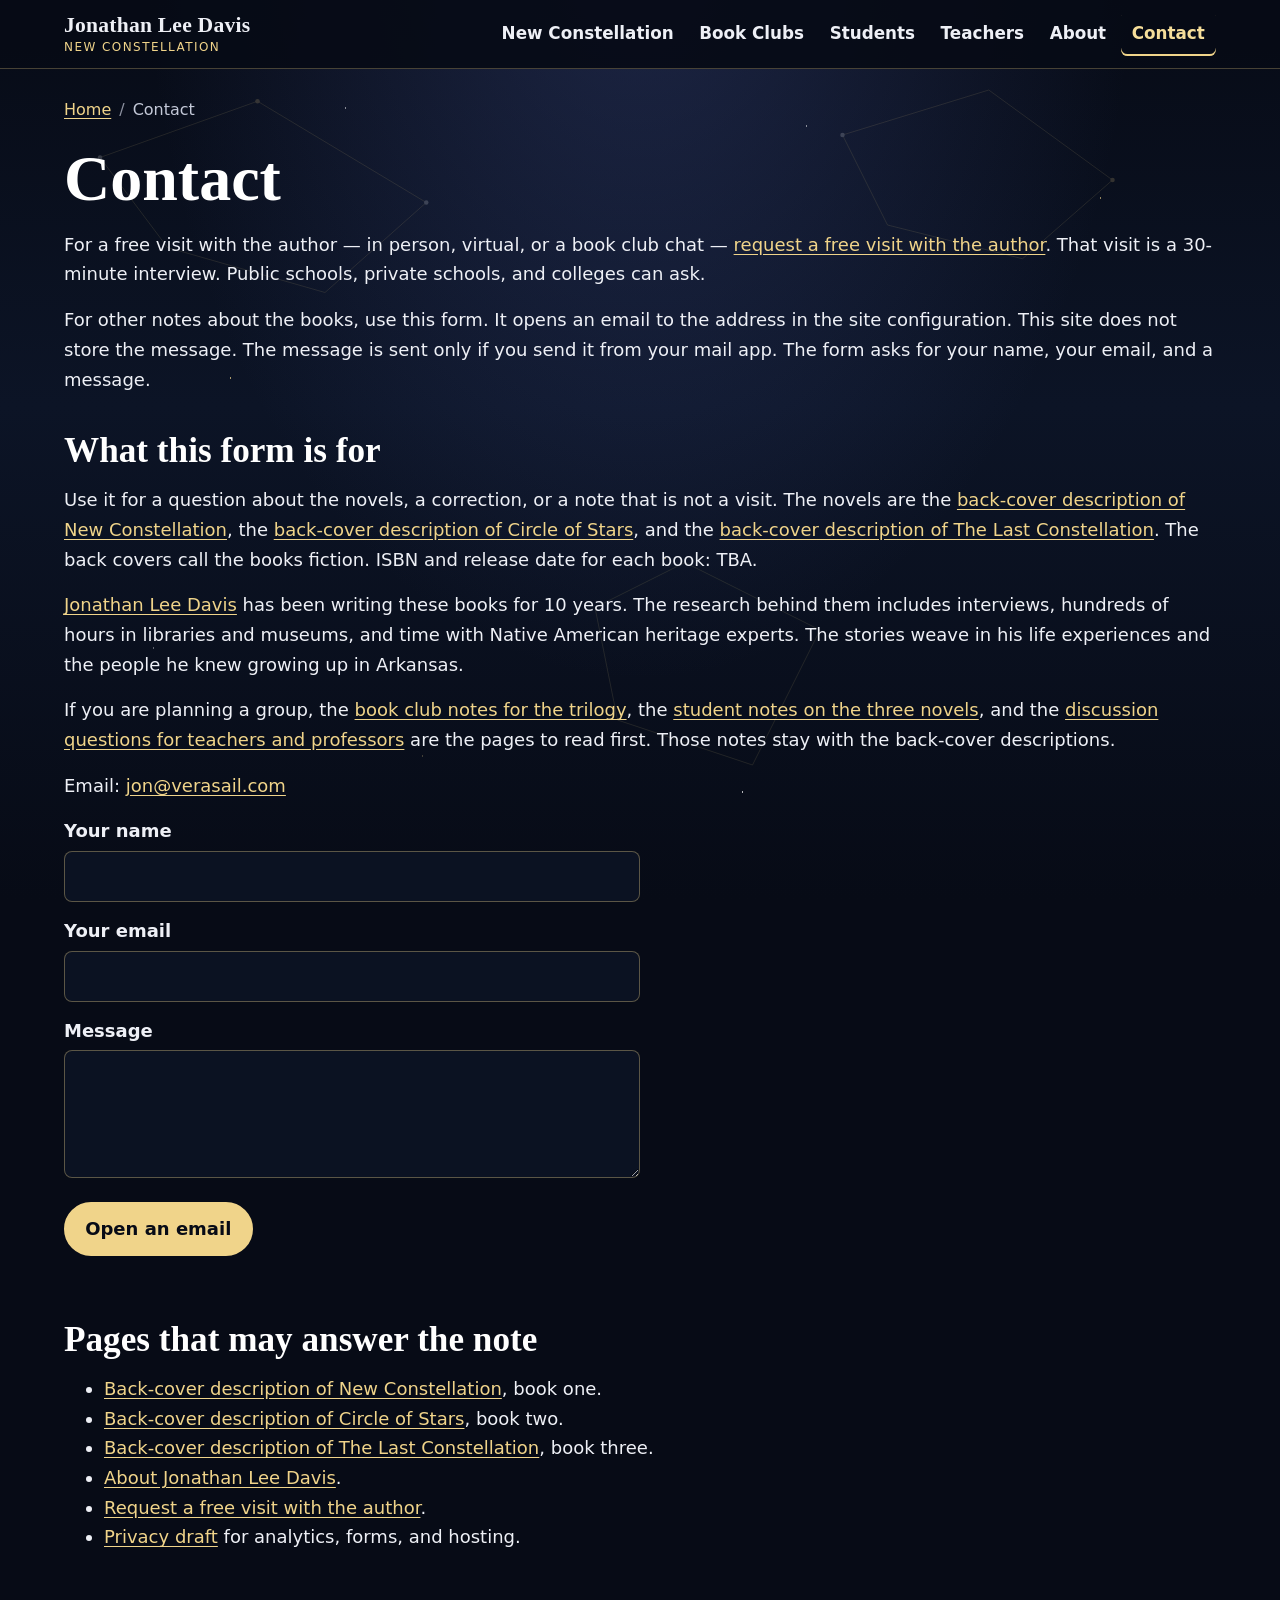
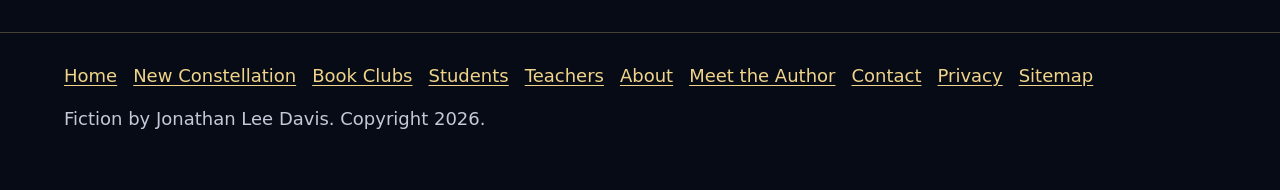
<file: contact/index.html>
<!DOCTYPE html>
<html lang="en">
<head>
  <meta charset="utf-8">
  <meta name="viewport" content="width=device-width, initial-scale=1">
  <title>Contact · Jonathan Lee Davis</title>
  <meta name="description" content="Contact Jonathan Lee Davis about the New Constellation trilogy. The form opens an email. This site does not store the message.">
  <meta name="author" content="Jonathan Lee Davis">
  <meta name="robots" content="index,follow">
  <link rel="canonical" href="https://jonathanleedavis.com/contact/">
  <meta name="theme-color" content="#070b16">
  <meta property="og:site_name" content="Jonathan Lee Davis">
  <meta property="og:title" content="Contact · Jonathan Lee Davis">
  <meta property="og:description" content="Contact Jonathan Lee Davis about the New Constellation trilogy. The form opens an email. This site does not store the message.">
  <meta property="og:type" content="website">
  <meta property="og:url" content="https://jonathanleedavis.com/contact/">
  <meta property="og:image" content="https://jonathanleedavis.com/assets/images/og/home.jpg">
  <meta property="og:image:width" content="1200">
  <meta property="og:image:height" content="630">
  <meta property="og:image:alt" content="Front covers of New Constellation, Circle of Stars, and The Last Constellation by Jonathan Lee Davis">
  <meta property="og:locale" content="en_US">
  <meta name="twitter:card" content="summary_large_image">
  <meta name="twitter:title" content="Contact · Jonathan Lee Davis">
  <meta name="twitter:description" content="Contact Jonathan Lee Davis about the New Constellation trilogy. The form opens an email. This site does not store the message.">
  <meta name="twitter:image" content="https://jonathanleedavis.com/assets/images/og/home.jpg">
  <meta name="twitter:image:alt" content="Front covers of New Constellation, Circle of Stars, and The Last Constellation by Jonathan Lee Davis">
  <link rel="icon" href="/assets/favicon.svg" type="image/svg+xml">
  <link rel="stylesheet" href="/assets/css/site.css">
  <script>document.documentElement.classList.add("js");</script>
<script src="/assets/js/analytics.js" defer></script>

  <script type="application/ld+json">
{
  "@context": "https://schema.org",
  "@graph": [
    {
      "@type": "WebSite",
      "@id": "https://jonathanleedavis.com/#website",
      "url": "https://jonathanleedavis.com/",
      "name": "Jonathan Lee Davis",
      "alternateName": "New Constellation",
      "description": "New Constellation, Circle of Stars, and The Last Constellation: novels by Jonathan Lee Davis. Fiction. ISBN and release date: TBA.",
      "inLanguage": "en",
      "publisher": {
        "@id": "https://jonathanleedavis.com/about/#author"
      },
      "author": {
        "@id": "https://jonathanleedavis.com/about/#author"
      },
      "about": {
        "@id": "https://jonathanleedavis.com/#series"
      }
    },
    {
      "@type": "Person",
      "@id": "https://jonathanleedavis.com/about/#author",
      "name": "Jonathan Lee Davis",
      "givenName": "Jonathan",
      "additionalName": "Lee",
      "familyName": "Davis",
      "url": "https://jonathanleedavis.com/about/",
      "jobTitle": "Author",
      "email": "jon@verasail.com",
      "birthPlace": {
        "@type": "Place",
        "name": "Benton, Arkansas"
      },
      "alumniOf": [
        {
          "@type": "HighSchool",
          "name": "Sheridan High School"
        },
        {
          "@type": "CollegeOrUniversity",
          "name": "University of Central Arkansas"
        },
        {
          "@type": "CollegeOrUniversity",
          "name": "Arkansas Tech University",
          "description": "Graduated with a degree in sociology and a minor in military science."
        },
        {
          "@type": "CollegeOrUniversity",
          "name": "Harvard University",
          "description": "Attended graduate school."
        }
      ],
      "hasOccupation": [
        {
          "@type": "Occupation",
          "name": "Author"
        },
        {
          "@type": "Occupation",
          "name": "U.S. Army officer"
        },
        {
          "@type": "Occupation",
          "name": "Technology consultant"
        }
      ],
      "knowsLanguage": "en",
      "description": "Author of the New Constellation trilogy. Born in Benton, Arkansas. Attended several elementary and junior high schools across Arkansas, and graduated from Sheridan High School. Attended the University of Central Arkansas, then graduated from Arkansas Tech University with a degree in sociology and a minor in military science. Served as an active-duty officer in the U.S. Army and retired from the Army, then became a technology consultant. Attended graduate school at Harvard University. Has been writing these books for 10 years. The stories weave in his life experiences and the people he knew growing up in Arkansas. The research behind the books includes interviews, hundreds of hours in libraries and museums, and time with Native American heritage experts."
    },
    {
      "@type": "BookSeries",
      "@id": "https://jonathanleedavis.com/#series",
      "name": "New Constellation trilogy",
      "url": "https://jonathanleedavis.com/",
      "description": "Three novels by Jonathan Lee Davis: New Constellation, Circle of Stars, and The Last Constellation. The back covers call the books fiction. ISBN and release date for each book: TBA.",
      "inLanguage": "en",
      "author": {
        "@id": "https://jonathanleedavis.com/about/#author"
      },
      "hasPart": [
        {
          "@id": "https://jonathanleedavis.com/books/new-constellation/#book"
        },
        {
          "@id": "https://jonathanleedavis.com/books/circle-of-stars/#book"
        },
        {
          "@id": "https://jonathanleedavis.com/books/the-last-constellation/#book"
        }
      ]
    },
    {
      "@type": "Book",
      "@id": "https://jonathanleedavis.com/books/new-constellation/#book",
      "name": "New Constellation",
      "url": "https://jonathanleedavis.com/books/new-constellation/",
      "author": {
        "@id": "https://jonathanleedavis.com/about/#author"
      },
      "genre": "Fiction",
      "inLanguage": "en",
      "copyrightYear": 2026,
      "copyrightHolder": {
        "@id": "https://jonathanleedavis.com/about/#author"
      },
      "position": 1,
      "isPartOf": {
        "@id": "https://jonathanleedavis.com/#series"
      },
      "image": {
        "@type": "ImageObject",
        "url": "https://jonathanleedavis.com/assets/images/covers/new-constellation-front-680.jpg",
        "width": 680,
        "height": 1020,
        "caption": "Front cover of New Constellation by Jonathan Lee Davis"
      },
      "description": "The American Dream wore thin. Then the letters arrived. When the first American flag flew with thirteen stars, they called the young country a new constellation. Fiction. ISBN and release date: TBA."
    },
    {
      "@type": "Book",
      "@id": "https://jonathanleedavis.com/books/circle-of-stars/#book",
      "name": "Circle of Stars",
      "url": "https://jonathanleedavis.com/books/circle-of-stars/",
      "author": {
        "@id": "https://jonathanleedavis.com/about/#author"
      },
      "genre": "Fiction",
      "inLanguage": "en",
      "copyrightYear": 2026,
      "copyrightHolder": {
        "@id": "https://jonathanleedavis.com/about/#author"
      },
      "position": 2,
      "isPartOf": {
        "@id": "https://jonathanleedavis.com/#series"
      },
      "image": {
        "@type": "ImageObject",
        "url": "https://jonathanleedavis.com/assets/images/covers/circle-of-stars-front-680.jpg",
        "width": 680,
        "height": 1020,
        "caption": "Front cover of Circle of Stars by Jonathan Lee Davis"
      },
      "description": "The line held. Now it has to become a nation. The first American flag set its thirteen stars in a circle, so that no one stood above another. Fiction. ISBN and release date: TBA."
    },
    {
      "@type": "Book",
      "@id": "https://jonathanleedavis.com/books/the-last-constellation/#book",
      "name": "The Last Constellation",
      "url": "https://jonathanleedavis.com/books/the-last-constellation/",
      "author": {
        "@id": "https://jonathanleedavis.com/about/#author"
      },
      "genre": "Fiction",
      "inLanguage": "en",
      "copyrightYear": 2026,
      "copyrightHolder": {
        "@id": "https://jonathanleedavis.com/about/#author"
      },
      "position": 3,
      "isPartOf": {
        "@id": "https://jonathanleedavis.com/#series"
      },
      "image": {
        "@type": "ImageObject",
        "url": "https://jonathanleedavis.com/assets/images/covers/the-last-constellation-front-680.jpg",
        "width": 680,
        "height": 907,
        "caption": "Front cover of The Last Constellation by Jonathan Lee Davis"
      },
      "description": "The treaty is signed. Now the war comes home. Thirteen white stars on a blue field were once called a new constellation. Fiction. ISBN and release date: TBA."
    },
    {
      "@type": "BreadcrumbList",
      "@id": "https://jonathanleedavis.com/contact/#breadcrumb",
      "itemListElement": [
        {
          "@type": "ListItem",
          "position": 1,
          "name": "Home",
          "item": "https://jonathanleedavis.com/"
        },
        {
          "@type": "ListItem",
          "position": 2,
          "name": "Contact",
          "item": "https://jonathanleedavis.com/contact/"
        }
      ]
    },
    {
      "@type": "WebPage",
      "@id": "https://jonathanleedavis.com/contact/#webpage",
      "url": "https://jonathanleedavis.com/contact/",
      "name": "Contact",
      "description": "Contact Jonathan Lee Davis about the New Constellation trilogy. The form opens an email. This site does not store the message.",
      "inLanguage": "en",
      "isPartOf": {
        "@id": "https://jonathanleedavis.com/#website"
      },
      "about": {
        "@id": "https://jonathanleedavis.com/#series"
      },
      "dateModified": "2026-11-15",
      "primaryImageOfPage": {
        "@type": "ImageObject",
        "url": "https://jonathanleedavis.com/assets/images/og/home.jpg",
        "width": 1200,
        "height": 630
      },
      "breadcrumb": {
        "@id": "https://jonathanleedavis.com/contact/#breadcrumb"
      }
    }
  ]
}
  </script>
</head>
<body>
  <div class="sky" aria-hidden="true"></div>
  <div class="sky-lines" aria-hidden="true"></div>
  <a class="skip" href="#content">Skip to content</a>
  <header class="site-header">
    <div class="header-inner">
      <a class="brand" href="/">
        <span class="brand-name">Jonathan Lee Davis</span>
        <span class="brand-mark">New Constellation</span>
      </a>
      <button type="button" class="nav-toggle" aria-expanded="false" aria-controls="site-nav">
        <span class="nav-toggle-label">Menu</span>
      </button>
      <nav class="site-nav" id="site-nav" aria-label="Primary">
        <ul>
          <li><a href="/#trilogy">New Constellation</a></li><li><a href="/book-clubs/">Book Clubs</a></li><li><a href="/students/">Students</a></li><li><a href="/teachers/">Teachers</a></li><li><a href="/about/">About</a></li><li><a href="/contact/" aria-current="page">Contact</a></li>
        </ul>
      </nav>
    </div>
  </header>
  <main id="content" tabindex="-1">
    <div class="wrap">
      <nav class="breadcrumb" aria-label="Breadcrumb"><ol><li><a href="/">Home</a></li><li aria-current="page">Contact</li></ol></nav>
      <h1>Contact</h1>
      <p>For a free visit with the author — in person, virtual, or a book club chat — <a href="/meet/#visit-request">request a free visit with the author</a>. That visit is a 30-minute interview. Public schools, private schools, and colleges can ask.</p>
      <p>For other notes about the books, use this form. It opens an email to the address in the site configuration. This site does not store the message. The message is sent only if you send it from your mail app. The form asks for your name, your email, and a message.</p>
      <h2>What this form is for</h2>
      <p>Use it for a question about the novels, a correction, or a note that is not a visit. The novels are the <a href="/books/new-constellation/">back-cover description of New Constellation</a>, the <a href="/books/circle-of-stars/">back-cover description of Circle of Stars</a>, and the <a href="/books/the-last-constellation/">back-cover description of The Last Constellation</a>. The back covers call the books fiction. ISBN and release date for each book: TBA.</p>
      <p><a href="/about/">Jonathan Lee Davis</a> has been writing these books for 10 years. The research behind them includes interviews, hundreds of hours in libraries and museums, and time with Native American heritage experts. The stories weave in his life experiences and the people he knew growing up in Arkansas.</p>
      <p>If you are planning a group, the <a href="/book-clubs/">book club notes for the trilogy</a>, the <a href="/students/">student notes on the three novels</a>, and the <a href="/teachers/">discussion questions for teachers and professors</a> are the pages to read first. Those notes stay with the back-cover descriptions.</p>
      <p class="notice" data-email-placeholder-note hidden>The contact email in <code>assets/js/booking-config.js</code> is still a placeholder. Replace it before you expect a reply.</p>
      <p>Email: <span data-config-email><a href="mailto:jon@verasail.com">jon@verasail.com</a></span></p>
      <noscript><p class="notice">This form needs JavaScript to open your email app. You can also write to <a href="mailto:jon@verasail.com">jon@verasail.com</a>.</p></noscript>
      <form id="contact-form" method="post" action="#">
        <label><span>Your name</span><input name="name" type="text" autocomplete="name" required maxlength="120"></label>
        <label><span>Your email</span><input name="email" type="email" autocomplete="email" required maxlength="160"></label>
        <label><span>Message</span><textarea name="message" required maxlength="1500"></textarea></label>
        <div class="form-actions"><button type="submit" class="button">Open an email</button></div>
        <p id="contact-status" class="status" role="status"></p>
      </form>
      <h2>Pages that may answer the note</h2>
      <ul>
        <li><a href="/books/new-constellation/">Back-cover description of New Constellation</a>, book one.</li>
        <li><a href="/books/circle-of-stars/">Back-cover description of Circle of Stars</a>, book two.</li>
        <li><a href="/books/the-last-constellation/">Back-cover description of The Last Constellation</a>, book three.</li>
        <li><a href="/about/">About Jonathan Lee Davis</a>.</li>
        <li><a href="/meet/#visit-request">Request a free visit with the author</a>.</li>
        <li><a href="/privacy/">Privacy draft</a> for analytics, forms, and hosting.</li>
      </ul>
    </div>
  </main>
  <footer class="site-footer">
    <div class="wrap">
      <nav class="footer-nav" aria-label="Footer">
        <ul><li><a href="/">Home</a></li><li><a href="/#trilogy">New Constellation</a></li><li><a href="/book-clubs/">Book Clubs</a></li><li><a href="/students/">Students</a></li><li><a href="/teachers/">Teachers</a></li><li><a href="/about/">About</a></li><li><a href="/meet/">Meet the Author</a></li><li><a href="/contact/">Contact</a></li><li><a href="/privacy/">Privacy</a></li><li><a href="/sitemap.html">Sitemap</a></li></ul>
      </nav>
      <p>Fiction by Jonathan Lee Davis. Copyright 2026.</p>
    </div>
  </footer>
  <script src="/assets/js/booking-config.js" defer></script><script src="/assets/js/booking.js" defer></script><script src="/assets/js/site.js" defer></script>
</body>
</html>
</file>
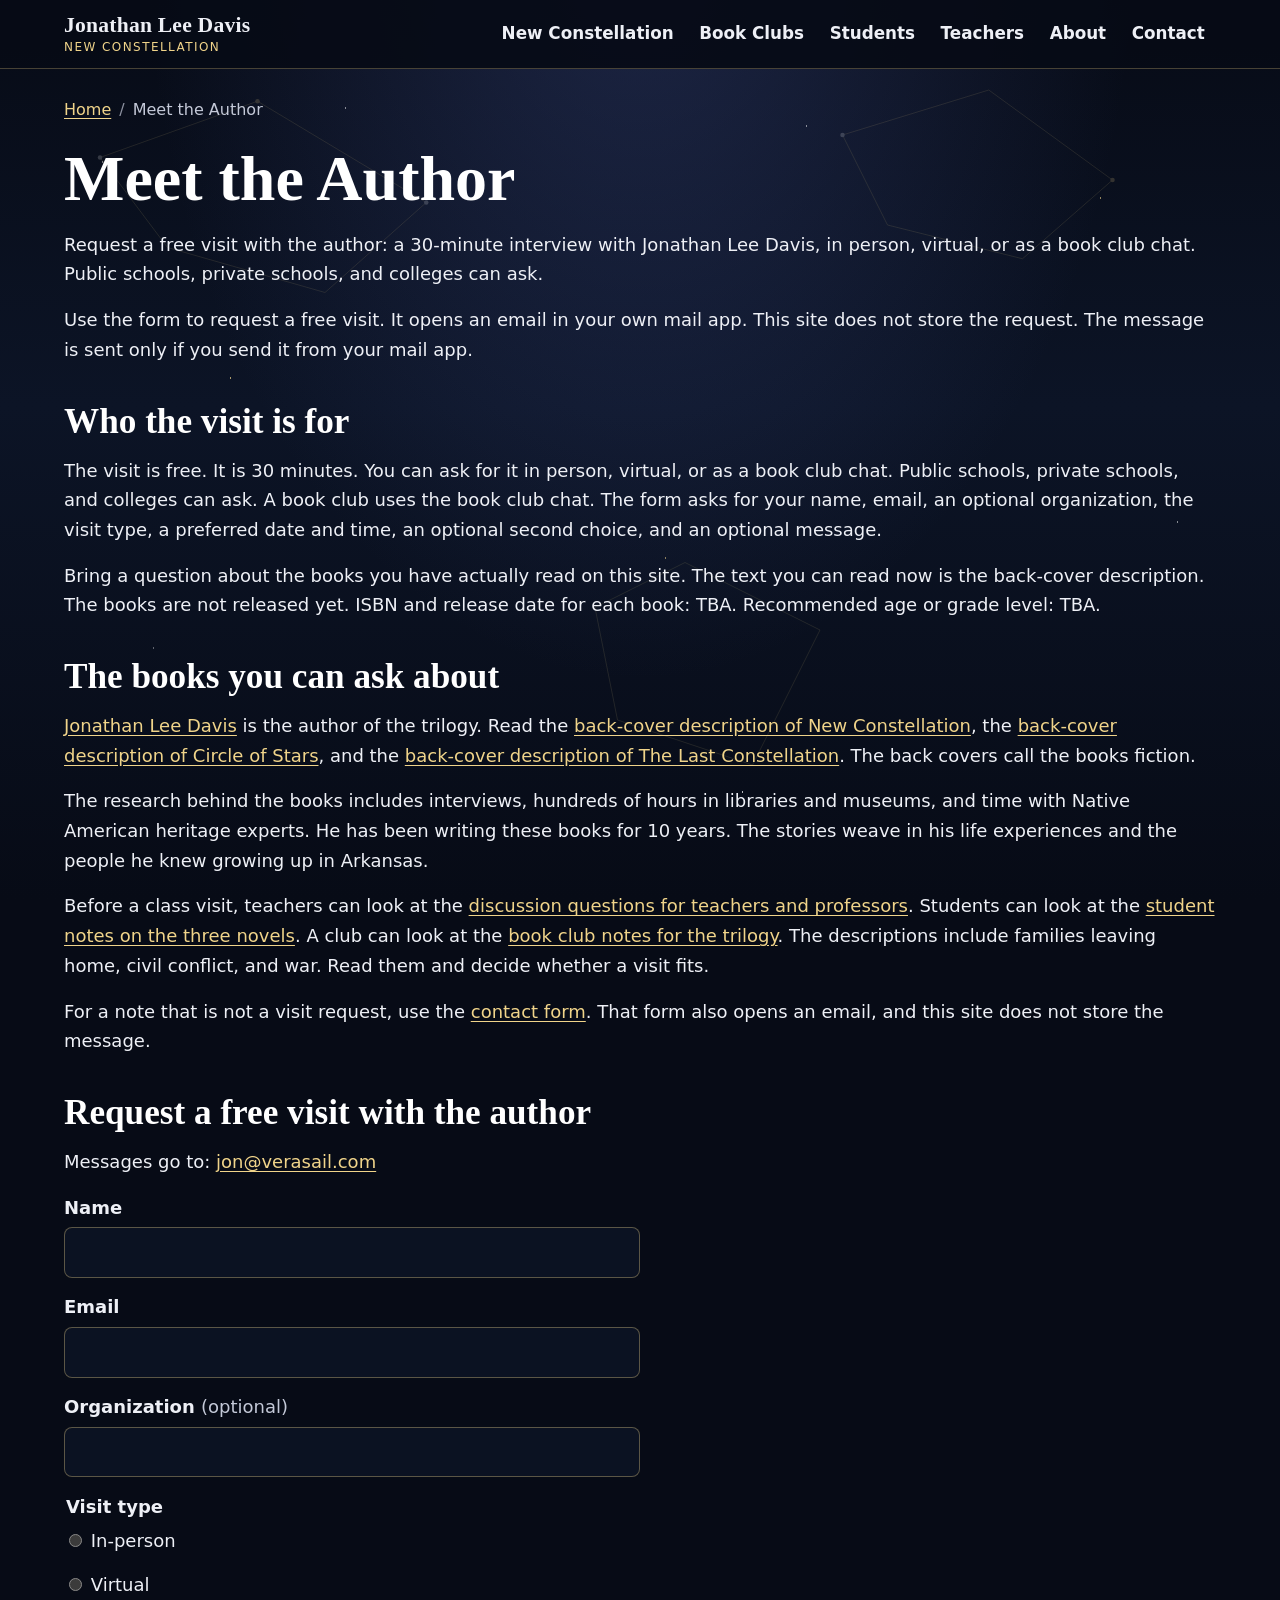
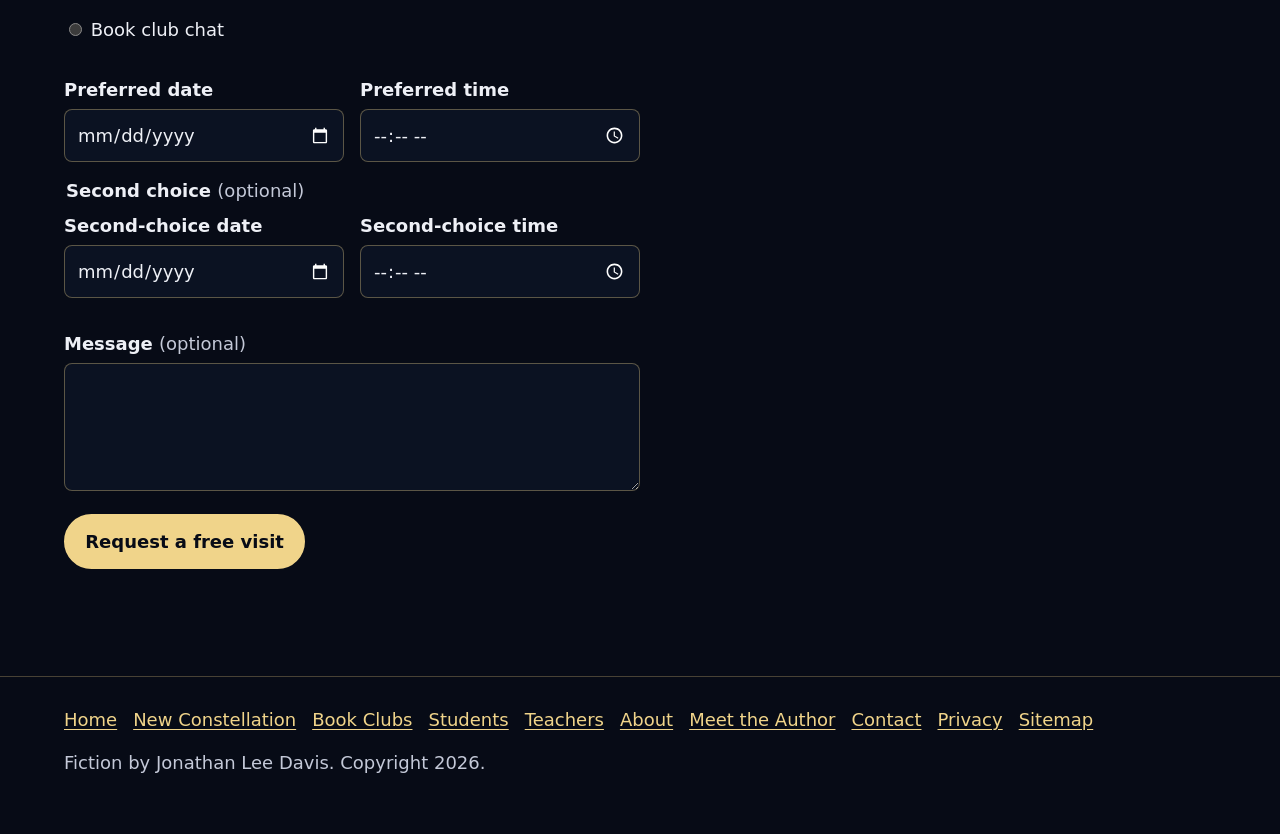
<file: meet/index.html>
<!DOCTYPE html>
<html lang="en">
<head>
  <meta charset="utf-8">
  <meta name="viewport" content="width=device-width, initial-scale=1">
  <title>Meet the Author · Jonathan Lee Davis</title>
  <meta name="description" content="Request a free 30-minute visit with Jonathan Lee Davis, in person, virtual, or as a book club chat, for schools and colleges.">
  <meta name="author" content="Jonathan Lee Davis">
  <meta name="robots" content="index,follow">
  <link rel="canonical" href="https://jonathanleedavis.com/meet/">
  <meta name="theme-color" content="#070b16">
  <meta property="og:site_name" content="Jonathan Lee Davis">
  <meta property="og:title" content="Meet the Author · Jonathan Lee Davis">
  <meta property="og:description" content="Request a free 30-minute visit with Jonathan Lee Davis, in person, virtual, or as a book club chat, for schools and colleges.">
  <meta property="og:type" content="website">
  <meta property="og:url" content="https://jonathanleedavis.com/meet/">
  <meta property="og:image" content="https://jonathanleedavis.com/assets/images/og/home.jpg">
  <meta property="og:image:width" content="1200">
  <meta property="og:image:height" content="630">
  <meta property="og:image:alt" content="Front covers of New Constellation, Circle of Stars, and The Last Constellation by Jonathan Lee Davis">
  <meta property="og:locale" content="en_US">
  <meta name="twitter:card" content="summary_large_image">
  <meta name="twitter:title" content="Meet the Author · Jonathan Lee Davis">
  <meta name="twitter:description" content="Request a free 30-minute visit with Jonathan Lee Davis, in person, virtual, or as a book club chat, for schools and colleges.">
  <meta name="twitter:image" content="https://jonathanleedavis.com/assets/images/og/home.jpg">
  <meta name="twitter:image:alt" content="Front covers of New Constellation, Circle of Stars, and The Last Constellation by Jonathan Lee Davis">
  <link rel="icon" href="/assets/favicon.svg" type="image/svg+xml">
  <link rel="stylesheet" href="/assets/css/site.css">
  <script>document.documentElement.classList.add("js");</script>
<script src="/assets/js/analytics.js" defer></script>

  <script type="application/ld+json">
{
  "@context": "https://schema.org",
  "@graph": [
    {
      "@type": "WebSite",
      "@id": "https://jonathanleedavis.com/#website",
      "url": "https://jonathanleedavis.com/",
      "name": "Jonathan Lee Davis",
      "alternateName": "New Constellation",
      "description": "New Constellation, Circle of Stars, and The Last Constellation: novels by Jonathan Lee Davis. Fiction. ISBN and release date: TBA.",
      "inLanguage": "en",
      "publisher": {
        "@id": "https://jonathanleedavis.com/about/#author"
      },
      "author": {
        "@id": "https://jonathanleedavis.com/about/#author"
      },
      "about": {
        "@id": "https://jonathanleedavis.com/#series"
      }
    },
    {
      "@type": "Person",
      "@id": "https://jonathanleedavis.com/about/#author",
      "name": "Jonathan Lee Davis",
      "givenName": "Jonathan",
      "additionalName": "Lee",
      "familyName": "Davis",
      "url": "https://jonathanleedavis.com/about/",
      "jobTitle": "Author",
      "email": "jon@verasail.com",
      "birthPlace": {
        "@type": "Place",
        "name": "Benton, Arkansas"
      },
      "alumniOf": [
        {
          "@type": "HighSchool",
          "name": "Sheridan High School"
        },
        {
          "@type": "CollegeOrUniversity",
          "name": "University of Central Arkansas"
        },
        {
          "@type": "CollegeOrUniversity",
          "name": "Arkansas Tech University",
          "description": "Graduated with a degree in sociology and a minor in military science."
        },
        {
          "@type": "CollegeOrUniversity",
          "name": "Harvard University",
          "description": "Attended graduate school."
        }
      ],
      "hasOccupation": [
        {
          "@type": "Occupation",
          "name": "Author"
        },
        {
          "@type": "Occupation",
          "name": "U.S. Army officer"
        },
        {
          "@type": "Occupation",
          "name": "Technology consultant"
        }
      ],
      "knowsLanguage": "en",
      "description": "Author of the New Constellation trilogy. Born in Benton, Arkansas. Attended several elementary and junior high schools across Arkansas, and graduated from Sheridan High School. Attended the University of Central Arkansas, then graduated from Arkansas Tech University with a degree in sociology and a minor in military science. Served as an active-duty officer in the U.S. Army and retired from the Army, then became a technology consultant. Attended graduate school at Harvard University. Has been writing these books for 10 years. The stories weave in his life experiences and the people he knew growing up in Arkansas. The research behind the books includes interviews, hundreds of hours in libraries and museums, and time with Native American heritage experts."
    },
    {
      "@type": "BookSeries",
      "@id": "https://jonathanleedavis.com/#series",
      "name": "New Constellation trilogy",
      "url": "https://jonathanleedavis.com/",
      "description": "Three novels by Jonathan Lee Davis: New Constellation, Circle of Stars, and The Last Constellation. The back covers call the books fiction. ISBN and release date for each book: TBA.",
      "inLanguage": "en",
      "author": {
        "@id": "https://jonathanleedavis.com/about/#author"
      },
      "hasPart": [
        {
          "@id": "https://jonathanleedavis.com/books/new-constellation/#book"
        },
        {
          "@id": "https://jonathanleedavis.com/books/circle-of-stars/#book"
        },
        {
          "@id": "https://jonathanleedavis.com/books/the-last-constellation/#book"
        }
      ]
    },
    {
      "@type": "Book",
      "@id": "https://jonathanleedavis.com/books/new-constellation/#book",
      "name": "New Constellation",
      "url": "https://jonathanleedavis.com/books/new-constellation/",
      "author": {
        "@id": "https://jonathanleedavis.com/about/#author"
      },
      "genre": "Fiction",
      "inLanguage": "en",
      "copyrightYear": 2026,
      "copyrightHolder": {
        "@id": "https://jonathanleedavis.com/about/#author"
      },
      "position": 1,
      "isPartOf": {
        "@id": "https://jonathanleedavis.com/#series"
      },
      "image": {
        "@type": "ImageObject",
        "url": "https://jonathanleedavis.com/assets/images/covers/new-constellation-front-680.jpg",
        "width": 680,
        "height": 1020,
        "caption": "Front cover of New Constellation by Jonathan Lee Davis"
      },
      "description": "The American Dream wore thin. Then the letters arrived. When the first American flag flew with thirteen stars, they called the young country a new constellation. Fiction. ISBN and release date: TBA."
    },
    {
      "@type": "Book",
      "@id": "https://jonathanleedavis.com/books/circle-of-stars/#book",
      "name": "Circle of Stars",
      "url": "https://jonathanleedavis.com/books/circle-of-stars/",
      "author": {
        "@id": "https://jonathanleedavis.com/about/#author"
      },
      "genre": "Fiction",
      "inLanguage": "en",
      "copyrightYear": 2026,
      "copyrightHolder": {
        "@id": "https://jonathanleedavis.com/about/#author"
      },
      "position": 2,
      "isPartOf": {
        "@id": "https://jonathanleedavis.com/#series"
      },
      "image": {
        "@type": "ImageObject",
        "url": "https://jonathanleedavis.com/assets/images/covers/circle-of-stars-front-680.jpg",
        "width": 680,
        "height": 1020,
        "caption": "Front cover of Circle of Stars by Jonathan Lee Davis"
      },
      "description": "The line held. Now it has to become a nation. The first American flag set its thirteen stars in a circle, so that no one stood above another. Fiction. ISBN and release date: TBA."
    },
    {
      "@type": "Book",
      "@id": "https://jonathanleedavis.com/books/the-last-constellation/#book",
      "name": "The Last Constellation",
      "url": "https://jonathanleedavis.com/books/the-last-constellation/",
      "author": {
        "@id": "https://jonathanleedavis.com/about/#author"
      },
      "genre": "Fiction",
      "inLanguage": "en",
      "copyrightYear": 2026,
      "copyrightHolder": {
        "@id": "https://jonathanleedavis.com/about/#author"
      },
      "position": 3,
      "isPartOf": {
        "@id": "https://jonathanleedavis.com/#series"
      },
      "image": {
        "@type": "ImageObject",
        "url": "https://jonathanleedavis.com/assets/images/covers/the-last-constellation-front-680.jpg",
        "width": 680,
        "height": 907,
        "caption": "Front cover of The Last Constellation by Jonathan Lee Davis"
      },
      "description": "The treaty is signed. Now the war comes home. Thirteen white stars on a blue field were once called a new constellation. Fiction. ISBN and release date: TBA."
    },
    {
      "@type": "BreadcrumbList",
      "@id": "https://jonathanleedavis.com/meet/#breadcrumb",
      "itemListElement": [
        {
          "@type": "ListItem",
          "position": 1,
          "name": "Home",
          "item": "https://jonathanleedavis.com/"
        },
        {
          "@type": "ListItem",
          "position": 2,
          "name": "Meet the Author",
          "item": "https://jonathanleedavis.com/meet/"
        }
      ]
    },
    {
      "@type": "WebPage",
      "@id": "https://jonathanleedavis.com/meet/#webpage",
      "url": "https://jonathanleedavis.com/meet/",
      "name": "Meet the Author",
      "description": "Request a free 30-minute visit with Jonathan Lee Davis, in person, virtual, or as a book club chat, for schools and colleges.",
      "inLanguage": "en",
      "isPartOf": {
        "@id": "https://jonathanleedavis.com/#website"
      },
      "about": {
        "@id": "https://jonathanleedavis.com/#series"
      },
      "dateModified": "2026-11-15",
      "primaryImageOfPage": {
        "@type": "ImageObject",
        "url": "https://jonathanleedavis.com/assets/images/og/home.jpg",
        "width": 1200,
        "height": 630
      },
      "breadcrumb": {
        "@id": "https://jonathanleedavis.com/meet/#breadcrumb"
      }
    }
  ]
}
  </script>
</head>
<body>
  <div class="sky" aria-hidden="true"></div>
  <div class="sky-lines" aria-hidden="true"></div>
  <a class="skip" href="#content">Skip to content</a>
  <header class="site-header">
    <div class="header-inner">
      <a class="brand" href="/">
        <span class="brand-name">Jonathan Lee Davis</span>
        <span class="brand-mark">New Constellation</span>
      </a>
      <button type="button" class="nav-toggle" aria-expanded="false" aria-controls="site-nav">
        <span class="nav-toggle-label">Menu</span>
      </button>
      <nav class="site-nav" id="site-nav" aria-label="Primary">
        <ul>
          <li><a href="/#trilogy">New Constellation</a></li><li><a href="/book-clubs/">Book Clubs</a></li><li><a href="/students/">Students</a></li><li><a href="/teachers/">Teachers</a></li><li><a href="/about/">About</a></li><li><a href="/contact/">Contact</a></li>
        </ul>
      </nav>
    </div>
  </header>
  <main id="content" tabindex="-1">
    <div class="wrap">
      <nav class="breadcrumb" aria-label="Breadcrumb"><ol><li><a href="/">Home</a></li><li aria-current="page">Meet the Author</li></ol></nav>
      <h1>Meet the Author</h1>
      <p>Request a free visit with the author: a 30-minute interview with Jonathan Lee Davis, in person, virtual, or as a book club chat. Public schools, private schools, and colleges can ask.</p>
      <p>Use the form to request a free visit. It opens an email in your own mail app. This site does not store the request. The message is sent only if you send it from your mail app.</p>
      <h2>Who the visit is for</h2>
      <p>The visit is free. It is 30 minutes. You can ask for it in person, virtual, or as a book club chat. Public schools, private schools, and colleges can ask. A book club uses the book club chat. The form asks for your name, email, an optional organization, the visit type, a preferred date and time, an optional second choice, and an optional message.</p>
      <p>Bring a question about the books you have actually read on this site. The text you can read now is the back-cover description. The books are not released yet. ISBN and release date for each book: TBA. Recommended age or grade level: TBA.</p>
      <h2>The books you can ask about</h2>
      <p><a href="/about/">Jonathan Lee Davis</a> is the author of the trilogy. Read the <a href="/books/new-constellation/">back-cover description of New Constellation</a>, the <a href="/books/circle-of-stars/">back-cover description of Circle of Stars</a>, and the <a href="/books/the-last-constellation/">back-cover description of The Last Constellation</a>. The back covers call the books fiction.</p>
      <p>The research behind the books includes interviews, hundreds of hours in libraries and museums, and time with Native American heritage experts. He has been writing these books for 10 years. The stories weave in his life experiences and the people he knew growing up in Arkansas.</p>
      <p>Before a class visit, teachers can look at the <a href="/teachers/">discussion questions for teachers and professors</a>. Students can look at the <a href="/students/">student notes on the three novels</a>. A club can look at the <a href="/book-clubs/">book club notes for the trilogy</a>. The descriptions include families leaving home, civil conflict, and war. Read them and decide whether a visit fits.</p>
      <p>For a note that is not a visit request, use the <a href="/contact/">contact form</a>. That form also opens an email, and this site does not store the message.</p>
      

<section id="visit-request" aria-labelledby="visit-heading">
  <h2 id="visit-heading">Request a free visit with the author</h2>
  <p class="notice" data-email-placeholder-note hidden>The contact email is still a placeholder in the site configuration. The form will open your email app, but the message will not reach Jonathan Lee Davis until that placeholder is replaced.</p>
  <p>Messages go to: <span data-config-email><a href="mailto:jon@verasail.com">jon@verasail.com</a></span></p>
  <noscript><p class="notice">This form needs JavaScript to open your email app. You can also write to <a href="mailto:jon@verasail.com">jon@verasail.com</a>.</p></noscript>
  <form id="visit-form" method="post" action="#">
    <label for="visit-name"><span>Name</span><input id="visit-name" name="name" type="text" autocomplete="name" required maxlength="120"></label>
    <label for="visit-email"><span>Email</span><input id="visit-email" name="email" type="email" autocomplete="email" required maxlength="160"></label>
    <label for="visit-org"><span>Organization <span class="optional">(optional)</span></span><input id="visit-org" name="organization" type="text" autocomplete="organization" maxlength="160"></label>
    <fieldset>
      <legend>Visit type</legend>
      <label class="choice"><input type="radio" name="visitType" value="in-person" required> In-person</label>
      <label class="choice"><input type="radio" name="visitType" value="virtual"> Virtual</label>
      <label class="choice"><input type="radio" name="visitType" value="book-club-chat"> Book club chat</label>
    </fieldset>
    <div class="when-grid">
      <label for="visit-date"><span>Preferred date</span><input id="visit-date" name="preferredDate" type="date" required></label>
      <label for="visit-time"><span>Preferred time</span><input id="visit-time" name="preferredTime" type="time" required></label>
    </div>
    <fieldset>
      <legend>Second choice <span class="optional">(optional)</span></legend>
      <div class="when-grid">
        <label for="visit-date-2"><span>Second-choice date</span><input id="visit-date-2" name="secondDate" type="date"></label>
        <label for="visit-time-2"><span>Second-choice time</span><input id="visit-time-2" name="secondTime" type="time"></label>
      </div>
    </fieldset>
    <label for="visit-message"><span>Message <span class="optional">(optional)</span></span><textarea id="visit-message" name="message" maxlength="1500"></textarea></label>
    <div class="form-actions"><button type="submit" class="button">Request a free visit</button></div>
    <p id="visit-status" class="status" role="status"></p>
  </form>
</section>

    </div>
  </main>
  <footer class="site-footer">
    <div class="wrap">
      <nav class="footer-nav" aria-label="Footer">
        <ul><li><a href="/">Home</a></li><li><a href="/#trilogy">New Constellation</a></li><li><a href="/book-clubs/">Book Clubs</a></li><li><a href="/students/">Students</a></li><li><a href="/teachers/">Teachers</a></li><li><a href="/about/">About</a></li><li><a href="/meet/">Meet the Author</a></li><li><a href="/contact/">Contact</a></li><li><a href="/privacy/">Privacy</a></li><li><a href="/sitemap.html">Sitemap</a></li></ul>
      </nav>
      <p>Fiction by Jonathan Lee Davis. Copyright 2026.</p>
    </div>
  </footer>
  <script src="/assets/js/booking-config.js" defer></script><script src="/assets/js/booking.js" defer></script><script src="/assets/js/site.js" defer></script>
</body>
</html>
</file>
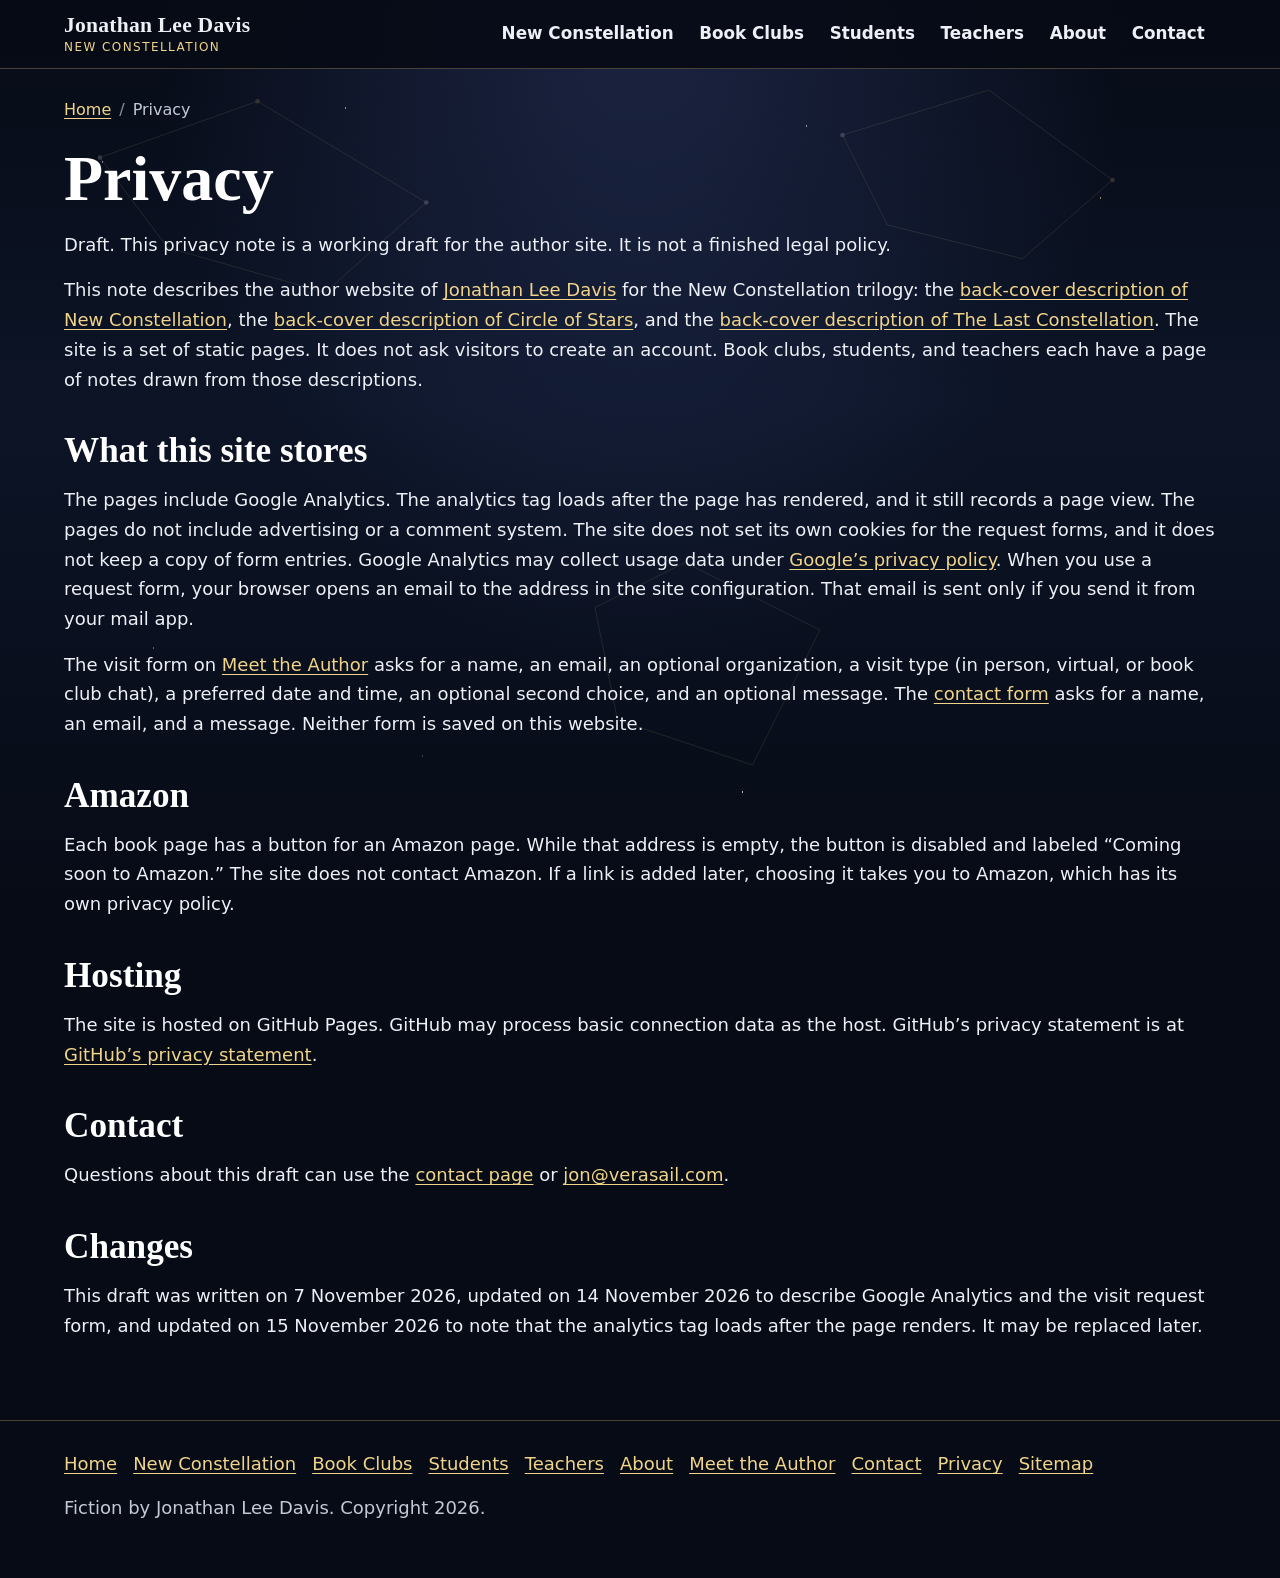
<file: privacy/index.html>
<!DOCTYPE html>
<html lang="en">
<head>
  <meta charset="utf-8">
  <meta name="viewport" content="width=device-width, initial-scale=1">
  <title>Privacy · Jonathan Lee Davis</title>
  <meta name="description" content="Privacy draft for the Jonathan Lee Davis author site: Google Analytics, request forms, GitHub Pages, and the Amazon button.">
  <meta name="author" content="Jonathan Lee Davis">
  <meta name="robots" content="index,follow">
  <link rel="canonical" href="https://jonathanleedavis.com/privacy/">
  <meta name="theme-color" content="#070b16">
  <meta property="og:site_name" content="Jonathan Lee Davis">
  <meta property="og:title" content="Privacy · Jonathan Lee Davis">
  <meta property="og:description" content="Privacy draft for the Jonathan Lee Davis author site: Google Analytics, request forms, GitHub Pages, and the Amazon button.">
  <meta property="og:type" content="website">
  <meta property="og:url" content="https://jonathanleedavis.com/privacy/">
  <meta property="og:image" content="https://jonathanleedavis.com/assets/images/og/home.jpg">
  <meta property="og:image:width" content="1200">
  <meta property="og:image:height" content="630">
  <meta property="og:image:alt" content="Front covers of New Constellation, Circle of Stars, and The Last Constellation by Jonathan Lee Davis">
  <meta property="og:locale" content="en_US">
  <meta name="twitter:card" content="summary_large_image">
  <meta name="twitter:title" content="Privacy · Jonathan Lee Davis">
  <meta name="twitter:description" content="Privacy draft for the Jonathan Lee Davis author site: Google Analytics, request forms, GitHub Pages, and the Amazon button.">
  <meta name="twitter:image" content="https://jonathanleedavis.com/assets/images/og/home.jpg">
  <meta name="twitter:image:alt" content="Front covers of New Constellation, Circle of Stars, and The Last Constellation by Jonathan Lee Davis">
  <link rel="icon" href="/assets/favicon.svg" type="image/svg+xml">
  <link rel="stylesheet" href="/assets/css/site.css">
  <script>document.documentElement.classList.add("js");</script>
<script src="/assets/js/analytics.js" defer></script>

  <script type="application/ld+json">
{
  "@context": "https://schema.org",
  "@graph": [
    {
      "@type": "WebSite",
      "@id": "https://jonathanleedavis.com/#website",
      "url": "https://jonathanleedavis.com/",
      "name": "Jonathan Lee Davis",
      "alternateName": "New Constellation",
      "description": "New Constellation, Circle of Stars, and The Last Constellation: novels by Jonathan Lee Davis. Fiction. ISBN and release date: TBA.",
      "inLanguage": "en",
      "publisher": {
        "@id": "https://jonathanleedavis.com/about/#author"
      },
      "author": {
        "@id": "https://jonathanleedavis.com/about/#author"
      },
      "about": {
        "@id": "https://jonathanleedavis.com/#series"
      }
    },
    {
      "@type": "Person",
      "@id": "https://jonathanleedavis.com/about/#author",
      "name": "Jonathan Lee Davis",
      "givenName": "Jonathan",
      "additionalName": "Lee",
      "familyName": "Davis",
      "url": "https://jonathanleedavis.com/about/",
      "jobTitle": "Author",
      "email": "jon@verasail.com",
      "birthPlace": {
        "@type": "Place",
        "name": "Benton, Arkansas"
      },
      "alumniOf": [
        {
          "@type": "HighSchool",
          "name": "Sheridan High School"
        },
        {
          "@type": "CollegeOrUniversity",
          "name": "University of Central Arkansas"
        },
        {
          "@type": "CollegeOrUniversity",
          "name": "Arkansas Tech University",
          "description": "Graduated with a degree in sociology and a minor in military science."
        },
        {
          "@type": "CollegeOrUniversity",
          "name": "Harvard University",
          "description": "Attended graduate school."
        }
      ],
      "hasOccupation": [
        {
          "@type": "Occupation",
          "name": "Author"
        },
        {
          "@type": "Occupation",
          "name": "U.S. Army officer"
        },
        {
          "@type": "Occupation",
          "name": "Technology consultant"
        }
      ],
      "knowsLanguage": "en",
      "description": "Author of the New Constellation trilogy. Born in Benton, Arkansas. Attended several elementary and junior high schools across Arkansas, and graduated from Sheridan High School. Attended the University of Central Arkansas, then graduated from Arkansas Tech University with a degree in sociology and a minor in military science. Served as an active-duty officer in the U.S. Army and retired from the Army, then became a technology consultant. Attended graduate school at Harvard University. Has been writing these books for 10 years. The stories weave in his life experiences and the people he knew growing up in Arkansas. The research behind the books includes interviews, hundreds of hours in libraries and museums, and time with Native American heritage experts."
    },
    {
      "@type": "BookSeries",
      "@id": "https://jonathanleedavis.com/#series",
      "name": "New Constellation trilogy",
      "url": "https://jonathanleedavis.com/",
      "description": "Three novels by Jonathan Lee Davis: New Constellation, Circle of Stars, and The Last Constellation. The back covers call the books fiction. ISBN and release date for each book: TBA.",
      "inLanguage": "en",
      "author": {
        "@id": "https://jonathanleedavis.com/about/#author"
      },
      "hasPart": [
        {
          "@id": "https://jonathanleedavis.com/books/new-constellation/#book"
        },
        {
          "@id": "https://jonathanleedavis.com/books/circle-of-stars/#book"
        },
        {
          "@id": "https://jonathanleedavis.com/books/the-last-constellation/#book"
        }
      ]
    },
    {
      "@type": "Book",
      "@id": "https://jonathanleedavis.com/books/new-constellation/#book",
      "name": "New Constellation",
      "url": "https://jonathanleedavis.com/books/new-constellation/",
      "author": {
        "@id": "https://jonathanleedavis.com/about/#author"
      },
      "genre": "Fiction",
      "inLanguage": "en",
      "copyrightYear": 2026,
      "copyrightHolder": {
        "@id": "https://jonathanleedavis.com/about/#author"
      },
      "position": 1,
      "isPartOf": {
        "@id": "https://jonathanleedavis.com/#series"
      },
      "image": {
        "@type": "ImageObject",
        "url": "https://jonathanleedavis.com/assets/images/covers/new-constellation-front-680.jpg",
        "width": 680,
        "height": 1020,
        "caption": "Front cover of New Constellation by Jonathan Lee Davis"
      },
      "description": "The American Dream wore thin. Then the letters arrived. When the first American flag flew with thirteen stars, they called the young country a new constellation. Fiction. ISBN and release date: TBA."
    },
    {
      "@type": "Book",
      "@id": "https://jonathanleedavis.com/books/circle-of-stars/#book",
      "name": "Circle of Stars",
      "url": "https://jonathanleedavis.com/books/circle-of-stars/",
      "author": {
        "@id": "https://jonathanleedavis.com/about/#author"
      },
      "genre": "Fiction",
      "inLanguage": "en",
      "copyrightYear": 2026,
      "copyrightHolder": {
        "@id": "https://jonathanleedavis.com/about/#author"
      },
      "position": 2,
      "isPartOf": {
        "@id": "https://jonathanleedavis.com/#series"
      },
      "image": {
        "@type": "ImageObject",
        "url": "https://jonathanleedavis.com/assets/images/covers/circle-of-stars-front-680.jpg",
        "width": 680,
        "height": 1020,
        "caption": "Front cover of Circle of Stars by Jonathan Lee Davis"
      },
      "description": "The line held. Now it has to become a nation. The first American flag set its thirteen stars in a circle, so that no one stood above another. Fiction. ISBN and release date: TBA."
    },
    {
      "@type": "Book",
      "@id": "https://jonathanleedavis.com/books/the-last-constellation/#book",
      "name": "The Last Constellation",
      "url": "https://jonathanleedavis.com/books/the-last-constellation/",
      "author": {
        "@id": "https://jonathanleedavis.com/about/#author"
      },
      "genre": "Fiction",
      "inLanguage": "en",
      "copyrightYear": 2026,
      "copyrightHolder": {
        "@id": "https://jonathanleedavis.com/about/#author"
      },
      "position": 3,
      "isPartOf": {
        "@id": "https://jonathanleedavis.com/#series"
      },
      "image": {
        "@type": "ImageObject",
        "url": "https://jonathanleedavis.com/assets/images/covers/the-last-constellation-front-680.jpg",
        "width": 680,
        "height": 907,
        "caption": "Front cover of The Last Constellation by Jonathan Lee Davis"
      },
      "description": "The treaty is signed. Now the war comes home. Thirteen white stars on a blue field were once called a new constellation. Fiction. ISBN and release date: TBA."
    },
    {
      "@type": "BreadcrumbList",
      "@id": "https://jonathanleedavis.com/privacy/#breadcrumb",
      "itemListElement": [
        {
          "@type": "ListItem",
          "position": 1,
          "name": "Home",
          "item": "https://jonathanleedavis.com/"
        },
        {
          "@type": "ListItem",
          "position": 2,
          "name": "Privacy",
          "item": "https://jonathanleedavis.com/privacy/"
        }
      ]
    },
    {
      "@type": "WebPage",
      "@id": "https://jonathanleedavis.com/privacy/#webpage",
      "url": "https://jonathanleedavis.com/privacy/",
      "name": "Privacy",
      "description": "Privacy draft for the Jonathan Lee Davis author site: Google Analytics, request forms, GitHub Pages, and the Amazon button.",
      "inLanguage": "en",
      "isPartOf": {
        "@id": "https://jonathanleedavis.com/#website"
      },
      "about": {
        "@id": "https://jonathanleedavis.com/#series"
      },
      "dateModified": "2026-11-15",
      "primaryImageOfPage": {
        "@type": "ImageObject",
        "url": "https://jonathanleedavis.com/assets/images/og/home.jpg",
        "width": 1200,
        "height": 630
      },
      "breadcrumb": {
        "@id": "https://jonathanleedavis.com/privacy/#breadcrumb"
      }
    }
  ]
}
  </script>
</head>
<body>
  <div class="sky" aria-hidden="true"></div>
  <div class="sky-lines" aria-hidden="true"></div>
  <a class="skip" href="#content">Skip to content</a>
  <header class="site-header">
    <div class="header-inner">
      <a class="brand" href="/">
        <span class="brand-name">Jonathan Lee Davis</span>
        <span class="brand-mark">New Constellation</span>
      </a>
      <button type="button" class="nav-toggle" aria-expanded="false" aria-controls="site-nav">
        <span class="nav-toggle-label">Menu</span>
      </button>
      <nav class="site-nav" id="site-nav" aria-label="Primary">
        <ul>
          <li><a href="/#trilogy">New Constellation</a></li><li><a href="/book-clubs/">Book Clubs</a></li><li><a href="/students/">Students</a></li><li><a href="/teachers/">Teachers</a></li><li><a href="/about/">About</a></li><li><a href="/contact/">Contact</a></li>
        </ul>
      </nav>
    </div>
  </header>
  <main id="content" tabindex="-1">
    <div class="wrap">
      <nav class="breadcrumb" aria-label="Breadcrumb"><ol><li><a href="/">Home</a></li><li aria-current="page">Privacy</li></ol></nav>
      <h1>Privacy</h1>
      <p>Draft. This privacy note is a working draft for the author site. It is not a finished legal policy.</p>
      <p>This note describes the author website of <a href="/about/">Jonathan Lee Davis</a> for the New Constellation trilogy: the <a href="/books/new-constellation/">back-cover description of New Constellation</a>, the <a href="/books/circle-of-stars/">back-cover description of Circle of Stars</a>, and the <a href="/books/the-last-constellation/">back-cover description of The Last Constellation</a>. The site is a set of static pages. It does not ask visitors to create an account. Book clubs, students, and teachers each have a page of notes drawn from those descriptions.</p>
      <h2>What this site stores</h2>
      <p>The pages include Google Analytics. The analytics tag loads after the page has rendered, and it still records a page view. The pages do not include advertising or a comment system. The site does not set its own cookies for the request forms, and it does not keep a copy of form entries. Google Analytics may collect usage data under <a href="https://policies.google.com/privacy">Google’s privacy policy</a>. When you use a request form, your browser opens an email to the address in the site configuration. That email is sent only if you send it from your mail app.</p>
      <p>The visit form on <a href="/meet/">Meet the Author</a> asks for a name, an email, an optional organization, a visit type (in person, virtual, or book club chat), a preferred date and time, an optional second choice, and an optional message. The <a href="/contact/">contact form</a> asks for a name, an email, and a message. Neither form is saved on this website.</p>
      <h2>Amazon</h2>
      <p>Each book page has a button for an Amazon page. While that address is empty, the button is disabled and labeled “Coming soon to Amazon.” The site does not contact Amazon. If a link is added later, choosing it takes you to Amazon, which has its own privacy policy.</p>
      <h2>Hosting</h2>
      <p>The site is hosted on GitHub Pages. GitHub may process basic connection data as the host. GitHub’s privacy statement is at <a href="https://docs.github.com/en/site-policy/privacy-policies/github-general-privacy-statement">GitHub’s privacy statement</a>.</p>
      <h2>Contact</h2>
      <p>Questions about this draft can use the <a href="/contact/">contact page</a> or <a href="mailto:jon@verasail.com">jon@verasail.com</a>.</p>
      <h2>Changes</h2>
      <p>This draft was written on 7 November 2026, updated on 14 November 2026 to describe Google Analytics and the visit request form, and updated on 15 November 2026 to note that the analytics tag loads after the page renders. It may be replaced later.</p>
    </div>
  </main>
  <footer class="site-footer">
    <div class="wrap">
      <nav class="footer-nav" aria-label="Footer">
        <ul><li><a href="/">Home</a></li><li><a href="/#trilogy">New Constellation</a></li><li><a href="/book-clubs/">Book Clubs</a></li><li><a href="/students/">Students</a></li><li><a href="/teachers/">Teachers</a></li><li><a href="/about/">About</a></li><li><a href="/meet/">Meet the Author</a></li><li><a href="/contact/">Contact</a></li><li><a href="/privacy/">Privacy</a></li><li><a href="/sitemap.html">Sitemap</a></li></ul>
      </nav>
      <p>Fiction by Jonathan Lee Davis. Copyright 2026.</p>
    </div>
  </footer>
  <script src="/assets/js/site.js" defer></script>
</body>
</html>
</file>
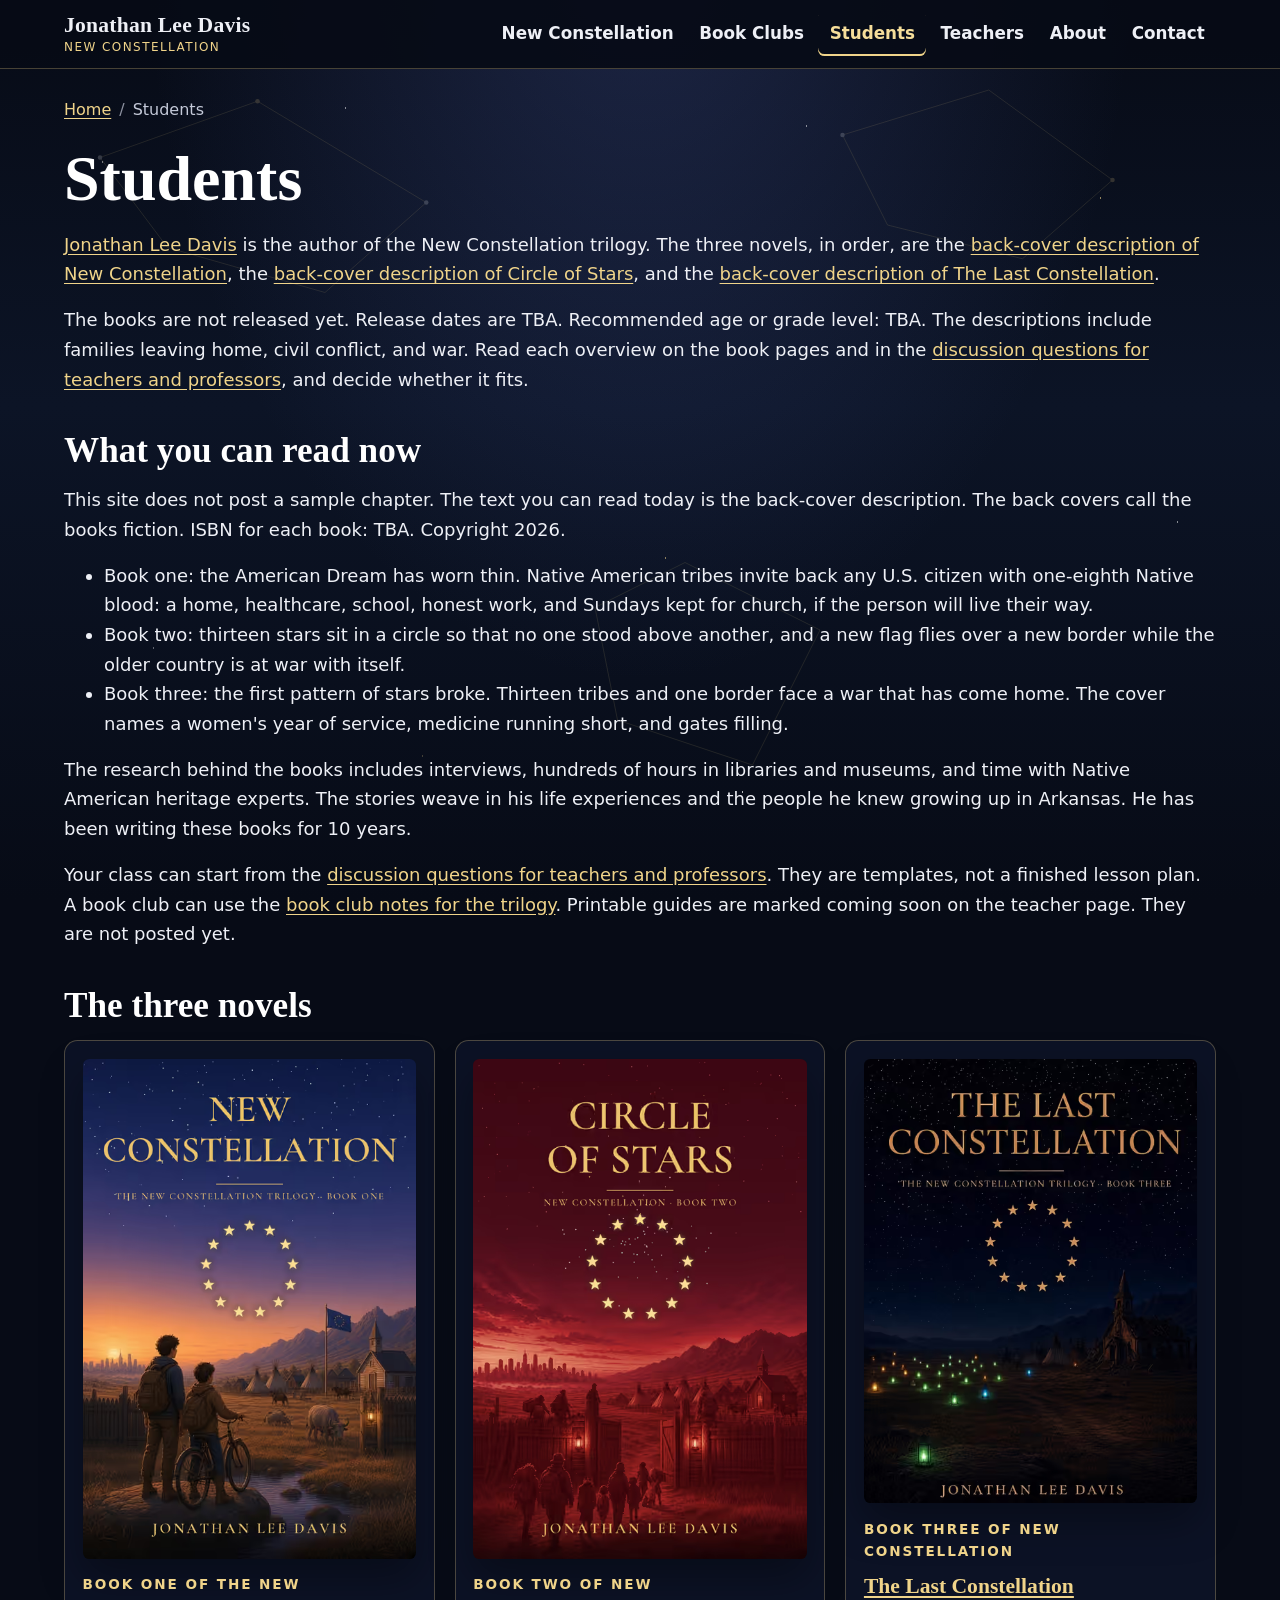
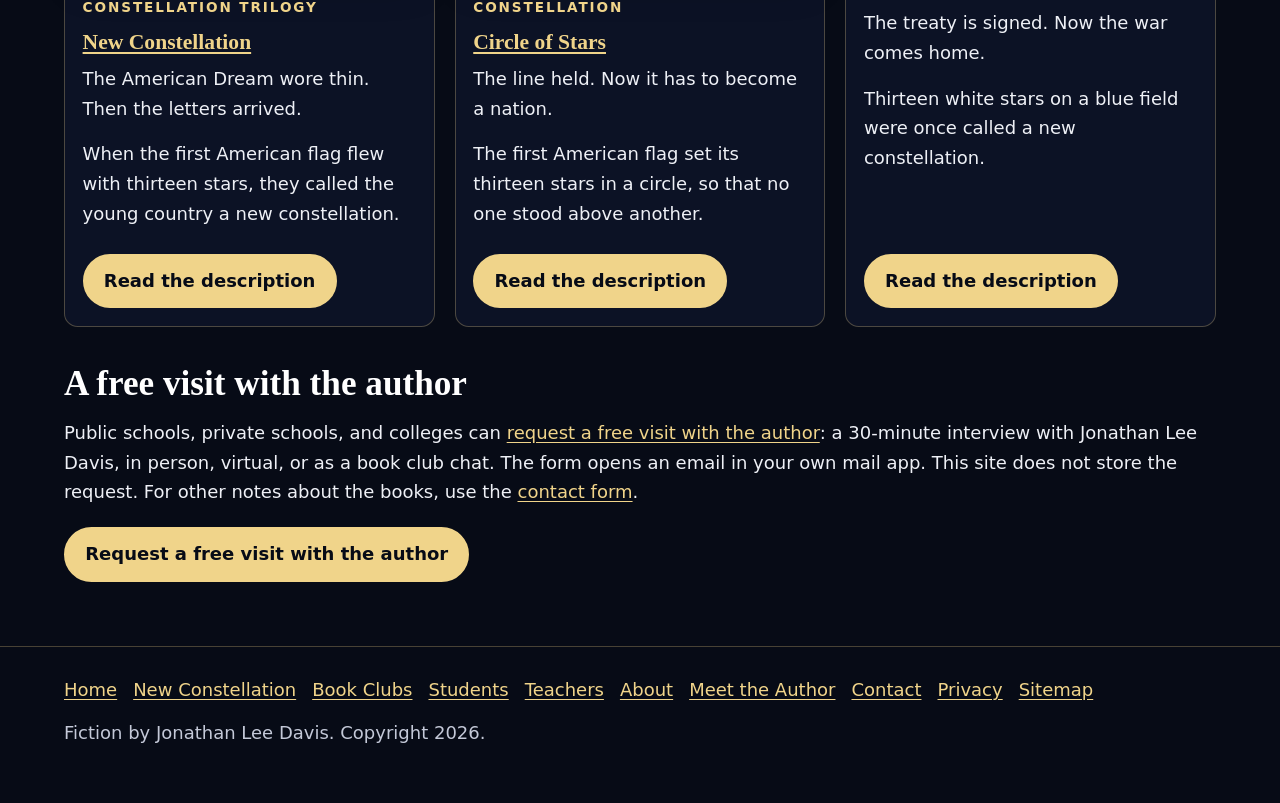
<file: students/index.html>
<!DOCTYPE html>
<html lang="en">
<head>
  <meta charset="utf-8">
  <meta name="viewport" content="width=device-width, initial-scale=1">
  <title>Students · Jonathan Lee Davis</title>
  <meta name="description" content="Student notes for the New Constellation trilogy by Jonathan Lee Davis. The books are not released yet. Recommended age or grade level: TBA.">
  <meta name="author" content="Jonathan Lee Davis">
  <meta name="robots" content="index,follow">
  <link rel="canonical" href="https://jonathanleedavis.com/students/">
  <meta name="theme-color" content="#070b16">
  <meta property="og:site_name" content="Jonathan Lee Davis">
  <meta property="og:title" content="Students · Jonathan Lee Davis">
  <meta property="og:description" content="Student notes for the New Constellation trilogy by Jonathan Lee Davis. The books are not released yet. Recommended age or grade level: TBA.">
  <meta property="og:type" content="website">
  <meta property="og:url" content="https://jonathanleedavis.com/students/">
  <meta property="og:image" content="https://jonathanleedavis.com/assets/images/og/home.jpg">
  <meta property="og:image:width" content="1200">
  <meta property="og:image:height" content="630">
  <meta property="og:image:alt" content="Front covers of New Constellation, Circle of Stars, and The Last Constellation by Jonathan Lee Davis">
  <meta property="og:locale" content="en_US">
  <meta name="twitter:card" content="summary_large_image">
  <meta name="twitter:title" content="Students · Jonathan Lee Davis">
  <meta name="twitter:description" content="Student notes for the New Constellation trilogy by Jonathan Lee Davis. The books are not released yet. Recommended age or grade level: TBA.">
  <meta name="twitter:image" content="https://jonathanleedavis.com/assets/images/og/home.jpg">
  <meta name="twitter:image:alt" content="Front covers of New Constellation, Circle of Stars, and The Last Constellation by Jonathan Lee Davis">
  <link rel="icon" href="/assets/favicon.svg" type="image/svg+xml">
  <link rel="stylesheet" href="/assets/css/site.css">
  <script>document.documentElement.classList.add("js");</script>
<script src="/assets/js/analytics.js" defer></script>

  <script type="application/ld+json">
{
  "@context": "https://schema.org",
  "@graph": [
    {
      "@type": "WebSite",
      "@id": "https://jonathanleedavis.com/#website",
      "url": "https://jonathanleedavis.com/",
      "name": "Jonathan Lee Davis",
      "alternateName": "New Constellation",
      "description": "New Constellation, Circle of Stars, and The Last Constellation: novels by Jonathan Lee Davis. Fiction. ISBN and release date: TBA.",
      "inLanguage": "en",
      "publisher": {
        "@id": "https://jonathanleedavis.com/about/#author"
      },
      "author": {
        "@id": "https://jonathanleedavis.com/about/#author"
      },
      "about": {
        "@id": "https://jonathanleedavis.com/#series"
      }
    },
    {
      "@type": "Person",
      "@id": "https://jonathanleedavis.com/about/#author",
      "name": "Jonathan Lee Davis",
      "givenName": "Jonathan",
      "additionalName": "Lee",
      "familyName": "Davis",
      "url": "https://jonathanleedavis.com/about/",
      "jobTitle": "Author",
      "email": "jon@verasail.com",
      "birthPlace": {
        "@type": "Place",
        "name": "Benton, Arkansas"
      },
      "alumniOf": [
        {
          "@type": "HighSchool",
          "name": "Sheridan High School"
        },
        {
          "@type": "CollegeOrUniversity",
          "name": "University of Central Arkansas"
        },
        {
          "@type": "CollegeOrUniversity",
          "name": "Arkansas Tech University",
          "description": "Graduated with a degree in sociology and a minor in military science."
        },
        {
          "@type": "CollegeOrUniversity",
          "name": "Harvard University",
          "description": "Attended graduate school."
        }
      ],
      "hasOccupation": [
        {
          "@type": "Occupation",
          "name": "Author"
        },
        {
          "@type": "Occupation",
          "name": "U.S. Army officer"
        },
        {
          "@type": "Occupation",
          "name": "Technology consultant"
        }
      ],
      "knowsLanguage": "en",
      "description": "Author of the New Constellation trilogy. Born in Benton, Arkansas. Attended several elementary and junior high schools across Arkansas, and graduated from Sheridan High School. Attended the University of Central Arkansas, then graduated from Arkansas Tech University with a degree in sociology and a minor in military science. Served as an active-duty officer in the U.S. Army and retired from the Army, then became a technology consultant. Attended graduate school at Harvard University. Has been writing these books for 10 years. The stories weave in his life experiences and the people he knew growing up in Arkansas. The research behind the books includes interviews, hundreds of hours in libraries and museums, and time with Native American heritage experts."
    },
    {
      "@type": "BookSeries",
      "@id": "https://jonathanleedavis.com/#series",
      "name": "New Constellation trilogy",
      "url": "https://jonathanleedavis.com/",
      "description": "Three novels by Jonathan Lee Davis: New Constellation, Circle of Stars, and The Last Constellation. The back covers call the books fiction. ISBN and release date for each book: TBA.",
      "inLanguage": "en",
      "author": {
        "@id": "https://jonathanleedavis.com/about/#author"
      },
      "hasPart": [
        {
          "@id": "https://jonathanleedavis.com/books/new-constellation/#book"
        },
        {
          "@id": "https://jonathanleedavis.com/books/circle-of-stars/#book"
        },
        {
          "@id": "https://jonathanleedavis.com/books/the-last-constellation/#book"
        }
      ]
    },
    {
      "@type": "Book",
      "@id": "https://jonathanleedavis.com/books/new-constellation/#book",
      "name": "New Constellation",
      "url": "https://jonathanleedavis.com/books/new-constellation/",
      "author": {
        "@id": "https://jonathanleedavis.com/about/#author"
      },
      "genre": "Fiction",
      "inLanguage": "en",
      "copyrightYear": 2026,
      "copyrightHolder": {
        "@id": "https://jonathanleedavis.com/about/#author"
      },
      "position": 1,
      "isPartOf": {
        "@id": "https://jonathanleedavis.com/#series"
      },
      "image": {
        "@type": "ImageObject",
        "url": "https://jonathanleedavis.com/assets/images/covers/new-constellation-front-680.jpg",
        "width": 680,
        "height": 1020,
        "caption": "Front cover of New Constellation by Jonathan Lee Davis"
      },
      "description": "The American Dream wore thin. Then the letters arrived. When the first American flag flew with thirteen stars, they called the young country a new constellation. Fiction. ISBN and release date: TBA."
    },
    {
      "@type": "Book",
      "@id": "https://jonathanleedavis.com/books/circle-of-stars/#book",
      "name": "Circle of Stars",
      "url": "https://jonathanleedavis.com/books/circle-of-stars/",
      "author": {
        "@id": "https://jonathanleedavis.com/about/#author"
      },
      "genre": "Fiction",
      "inLanguage": "en",
      "copyrightYear": 2026,
      "copyrightHolder": {
        "@id": "https://jonathanleedavis.com/about/#author"
      },
      "position": 2,
      "isPartOf": {
        "@id": "https://jonathanleedavis.com/#series"
      },
      "image": {
        "@type": "ImageObject",
        "url": "https://jonathanleedavis.com/assets/images/covers/circle-of-stars-front-680.jpg",
        "width": 680,
        "height": 1020,
        "caption": "Front cover of Circle of Stars by Jonathan Lee Davis"
      },
      "description": "The line held. Now it has to become a nation. The first American flag set its thirteen stars in a circle, so that no one stood above another. Fiction. ISBN and release date: TBA."
    },
    {
      "@type": "Book",
      "@id": "https://jonathanleedavis.com/books/the-last-constellation/#book",
      "name": "The Last Constellation",
      "url": "https://jonathanleedavis.com/books/the-last-constellation/",
      "author": {
        "@id": "https://jonathanleedavis.com/about/#author"
      },
      "genre": "Fiction",
      "inLanguage": "en",
      "copyrightYear": 2026,
      "copyrightHolder": {
        "@id": "https://jonathanleedavis.com/about/#author"
      },
      "position": 3,
      "isPartOf": {
        "@id": "https://jonathanleedavis.com/#series"
      },
      "image": {
        "@type": "ImageObject",
        "url": "https://jonathanleedavis.com/assets/images/covers/the-last-constellation-front-680.jpg",
        "width": 680,
        "height": 907,
        "caption": "Front cover of The Last Constellation by Jonathan Lee Davis"
      },
      "description": "The treaty is signed. Now the war comes home. Thirteen white stars on a blue field were once called a new constellation. Fiction. ISBN and release date: TBA."
    },
    {
      "@type": "BreadcrumbList",
      "@id": "https://jonathanleedavis.com/students/#breadcrumb",
      "itemListElement": [
        {
          "@type": "ListItem",
          "position": 1,
          "name": "Home",
          "item": "https://jonathanleedavis.com/"
        },
        {
          "@type": "ListItem",
          "position": 2,
          "name": "Students",
          "item": "https://jonathanleedavis.com/students/"
        }
      ]
    },
    {
      "@type": "WebPage",
      "@id": "https://jonathanleedavis.com/students/#webpage",
      "url": "https://jonathanleedavis.com/students/",
      "name": "Students",
      "description": "Student notes for the New Constellation trilogy by Jonathan Lee Davis. The books are not released yet. Recommended age or grade level: TBA.",
      "inLanguage": "en",
      "isPartOf": {
        "@id": "https://jonathanleedavis.com/#website"
      },
      "about": {
        "@id": "https://jonathanleedavis.com/#series"
      },
      "dateModified": "2026-11-15",
      "primaryImageOfPage": {
        "@type": "ImageObject",
        "url": "https://jonathanleedavis.com/assets/images/og/home.jpg",
        "width": 1200,
        "height": 630
      },
      "breadcrumb": {
        "@id": "https://jonathanleedavis.com/students/#breadcrumb"
      }
    }
  ]
}
  </script>
</head>
<body>
  <div class="sky" aria-hidden="true"></div>
  <div class="sky-lines" aria-hidden="true"></div>
  <a class="skip" href="#content">Skip to content</a>
  <header class="site-header">
    <div class="header-inner">
      <a class="brand" href="/">
        <span class="brand-name">Jonathan Lee Davis</span>
        <span class="brand-mark">New Constellation</span>
      </a>
      <button type="button" class="nav-toggle" aria-expanded="false" aria-controls="site-nav">
        <span class="nav-toggle-label">Menu</span>
      </button>
      <nav class="site-nav" id="site-nav" aria-label="Primary">
        <ul>
          <li><a href="/#trilogy">New Constellation</a></li><li><a href="/book-clubs/">Book Clubs</a></li><li><a href="/students/" aria-current="page">Students</a></li><li><a href="/teachers/">Teachers</a></li><li><a href="/about/">About</a></li><li><a href="/contact/">Contact</a></li>
        </ul>
      </nav>
    </div>
  </header>
  <main id="content" tabindex="-1">
    <div class="wrap">
      <nav class="breadcrumb" aria-label="Breadcrumb"><ol><li><a href="/">Home</a></li><li aria-current="page">Students</li></ol></nav>
      <h1>Students</h1>
      <p><a href="/about/">Jonathan Lee Davis</a> is the author of the New Constellation trilogy. The three novels, in order, are the <a href="/books/new-constellation/">back-cover description of New Constellation</a>, the <a href="/books/circle-of-stars/">back-cover description of Circle of Stars</a>, and the <a href="/books/the-last-constellation/">back-cover description of The Last Constellation</a>.</p>
      <p>The books are not released yet. Release dates are TBA. Recommended age or grade level: TBA. The descriptions include families leaving home, civil conflict, and war. Read each overview on the book pages and in the <a href="/teachers/">discussion questions for teachers and professors</a>, and decide whether it fits.</p>
      <h2>What you can read now</h2>
      <p>This site does not post a sample chapter. The text you can read today is the back-cover description. The back covers call the books fiction. ISBN for each book: TBA. Copyright 2026.</p>
      <ul>
        <li>Book one: the American Dream has worn thin. Native American tribes invite back any U.S. citizen with one-eighth Native blood: a home, healthcare, school, honest work, and Sundays kept for church, if the person will live their way.</li>
        <li>Book two: thirteen stars sit in a circle so that no one stood above another, and a new flag flies over a new border while the older country is at war with itself.</li>
        <li>Book three: the first pattern of stars broke. Thirteen tribes and one border face a war that has come home. The cover names a women's year of service, medicine running short, and gates filling.</li>
      </ul>
      <p>The research behind the books includes interviews, hundreds of hours in libraries and museums, and time with Native American heritage experts. The stories weave in his life experiences and the people he knew growing up in Arkansas. He has been writing these books for 10 years.</p>
      <p>Your class can start from the <a href="/teachers/">discussion questions for teachers and professors</a>. They are templates, not a finished lesson plan. A book club can use the <a href="/book-clubs/">book club notes for the trilogy</a>. Printable guides are marked coming soon on the teacher page. They are not posted yet.</p>
      <h2>The three novels</h2>
      <!-- Book grid: to add a future book, add an entry to assets/data/books.json, add a page at books/<slug>/index.html, add a card using this same markup, and add the book to sitemap.xml, sitemap.html, and assets/js/links-config.js. -->
<div class="book-grid"><article class="book-card" data-book-id="new-constellation">
  <a class="cover-link" href="/books/new-constellation/"><picture><source type="image/avif" srcset="/assets/images/covers/new-constellation-front-480.avif 480w, /assets/images/covers/new-constellation-front-680.avif 680w, /assets/images/covers/new-constellation-front-1200.avif 1200w" sizes="(min-width: 900px) 22rem, 90vw"><source type="image/webp" srcset="/assets/images/covers/new-constellation-front-480.webp 480w, /assets/images/covers/new-constellation-front-680.webp 680w, /assets/images/covers/new-constellation-front-1200.webp 1200w" sizes="(min-width: 900px) 22rem, 90vw"><img src="/assets/images/covers/new-constellation-front-680.jpg" srcset="/assets/images/covers/new-constellation-front-480.jpg 480w, /assets/images/covers/new-constellation-front-680.jpg 680w, /assets/images/covers/new-constellation-front-1200.jpg 1200w" sizes="(min-width: 900px) 22rem, 90vw" width="680" height="1020" alt="Front cover of New Constellation by Jonathan Lee Davis" decoding="async" loading="lazy" fetchpriority="low"></picture></a>
  <p class="kicker">Book One of the New Constellation Trilogy</p>
  <h3><a href="/books/new-constellation/">New Constellation</a></h3>
  <p>The American Dream wore thin. Then the letters arrived.</p><p>When the first American flag flew with thirteen stars, they called the young country a new constellation.</p>
  <div class="actions">
    <a class="button" href="/books/new-constellation/">Read the description</a>
  </div>
</article>
<article class="book-card" data-book-id="circle-of-stars">
  <a class="cover-link" href="/books/circle-of-stars/"><picture><source type="image/avif" srcset="/assets/images/covers/circle-of-stars-front-480.avif 480w, /assets/images/covers/circle-of-stars-front-680.avif 680w, /assets/images/covers/circle-of-stars-front-1200.avif 1200w" sizes="(min-width: 900px) 22rem, 90vw"><source type="image/webp" srcset="/assets/images/covers/circle-of-stars-front-480.webp 480w, /assets/images/covers/circle-of-stars-front-680.webp 680w, /assets/images/covers/circle-of-stars-front-1200.webp 1200w" sizes="(min-width: 900px) 22rem, 90vw"><img src="/assets/images/covers/circle-of-stars-front-680.jpg" srcset="/assets/images/covers/circle-of-stars-front-480.jpg 480w, /assets/images/covers/circle-of-stars-front-680.jpg 680w, /assets/images/covers/circle-of-stars-front-1200.jpg 1200w" sizes="(min-width: 900px) 22rem, 90vw" width="680" height="1020" alt="Front cover of Circle of Stars by Jonathan Lee Davis" decoding="async" loading="lazy" fetchpriority="low"></picture></a>
  <p class="kicker">Book Two of New Constellation</p>
  <h3><a href="/books/circle-of-stars/">Circle of Stars</a></h3>
  <p>The line held. Now it has to become a nation.</p><p>The first American flag set its thirteen stars in a circle, so that no one stood above another.</p>
  <div class="actions">
    <a class="button" href="/books/circle-of-stars/">Read the description</a>
  </div>
</article>
<article class="book-card" data-book-id="the-last-constellation">
  <a class="cover-link" href="/books/the-last-constellation/"><picture><source type="image/avif" srcset="/assets/images/covers/the-last-constellation-front-480.avif 480w, /assets/images/covers/the-last-constellation-front-680.avif 680w" sizes="(min-width: 900px) 22rem, 90vw"><source type="image/webp" srcset="/assets/images/covers/the-last-constellation-front-480.webp 480w, /assets/images/covers/the-last-constellation-front-680.webp 680w" sizes="(min-width: 900px) 22rem, 90vw"><img src="/assets/images/covers/the-last-constellation-front-680.jpg" srcset="/assets/images/covers/the-last-constellation-front-480.jpg 480w, /assets/images/covers/the-last-constellation-front-680.jpg 680w" sizes="(min-width: 900px) 22rem, 90vw" width="680" height="907" alt="Front cover of The Last Constellation by Jonathan Lee Davis" decoding="async" loading="lazy" fetchpriority="low"></picture></a>
  <p class="kicker">Book Three of New Constellation</p>
  <h3><a href="/books/the-last-constellation/">The Last Constellation</a></h3>
  <p>The treaty is signed. Now the war comes home.</p><p>Thirteen white stars on a blue field were once called a new constellation.</p>
  <div class="actions">
    <a class="button" href="/books/the-last-constellation/">Read the description</a>
  </div>
</article>
</div>
      <h2>A free visit with the author</h2>
      <p>Public schools, private schools, and colleges can <a href="/meet/#visit-request">request a free visit with the author</a>: a 30-minute interview with Jonathan Lee Davis, in person, virtual, or as a book club chat. The form opens an email in your own mail app. This site does not store the request. For other notes about the books, use the <a href="/contact/">contact form</a>.</p>
      <div class="actions"><a class="button" href="/meet/#visit-request">Request a free visit with the author</a></div>

    </div>
  </main>
  <footer class="site-footer">
    <div class="wrap">
      <nav class="footer-nav" aria-label="Footer">
        <ul><li><a href="/">Home</a></li><li><a href="/#trilogy">New Constellation</a></li><li><a href="/book-clubs/">Book Clubs</a></li><li><a href="/students/">Students</a></li><li><a href="/teachers/">Teachers</a></li><li><a href="/about/">About</a></li><li><a href="/meet/">Meet the Author</a></li><li><a href="/contact/">Contact</a></li><li><a href="/privacy/">Privacy</a></li><li><a href="/sitemap.html">Sitemap</a></li></ul>
      </nav>
      <p>Fiction by Jonathan Lee Davis. Copyright 2026.</p>
    </div>
  </footer>
  <script src="/assets/js/site.js" defer></script>
</body>
</html>
</file>
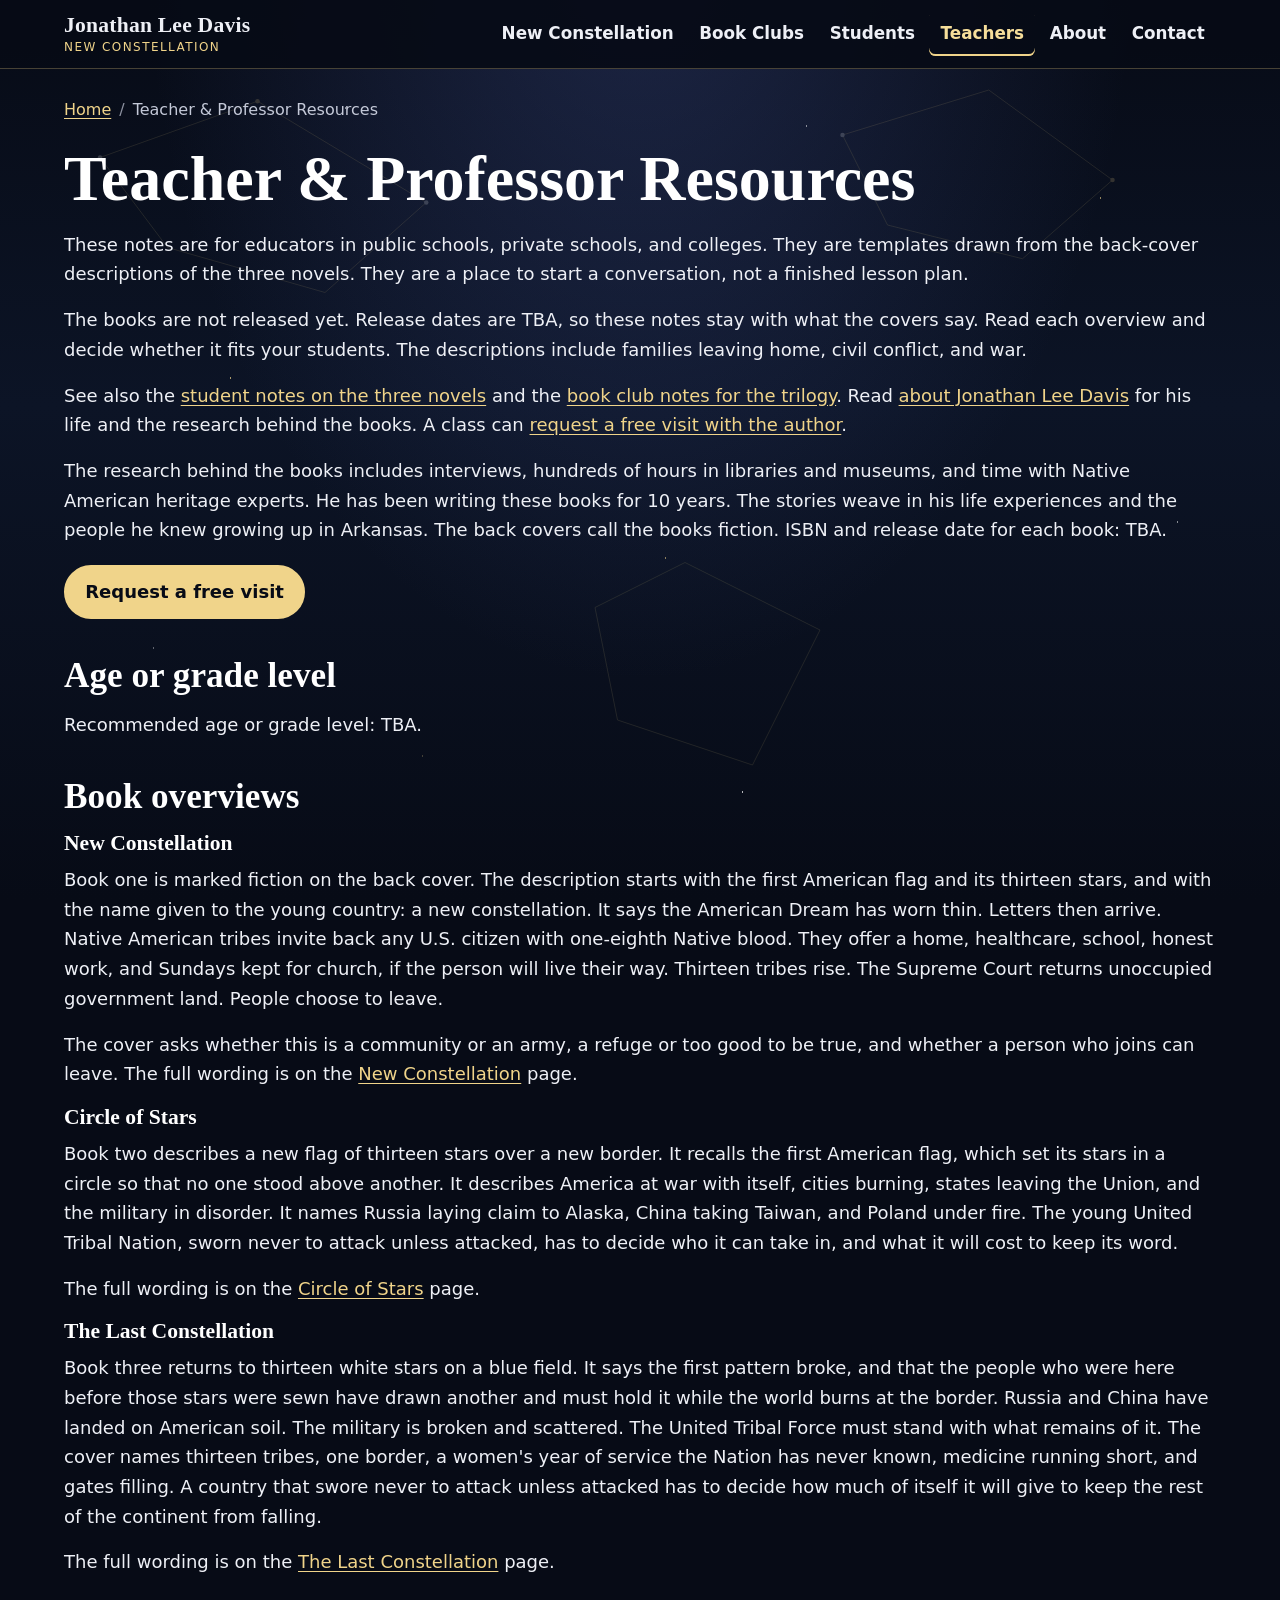
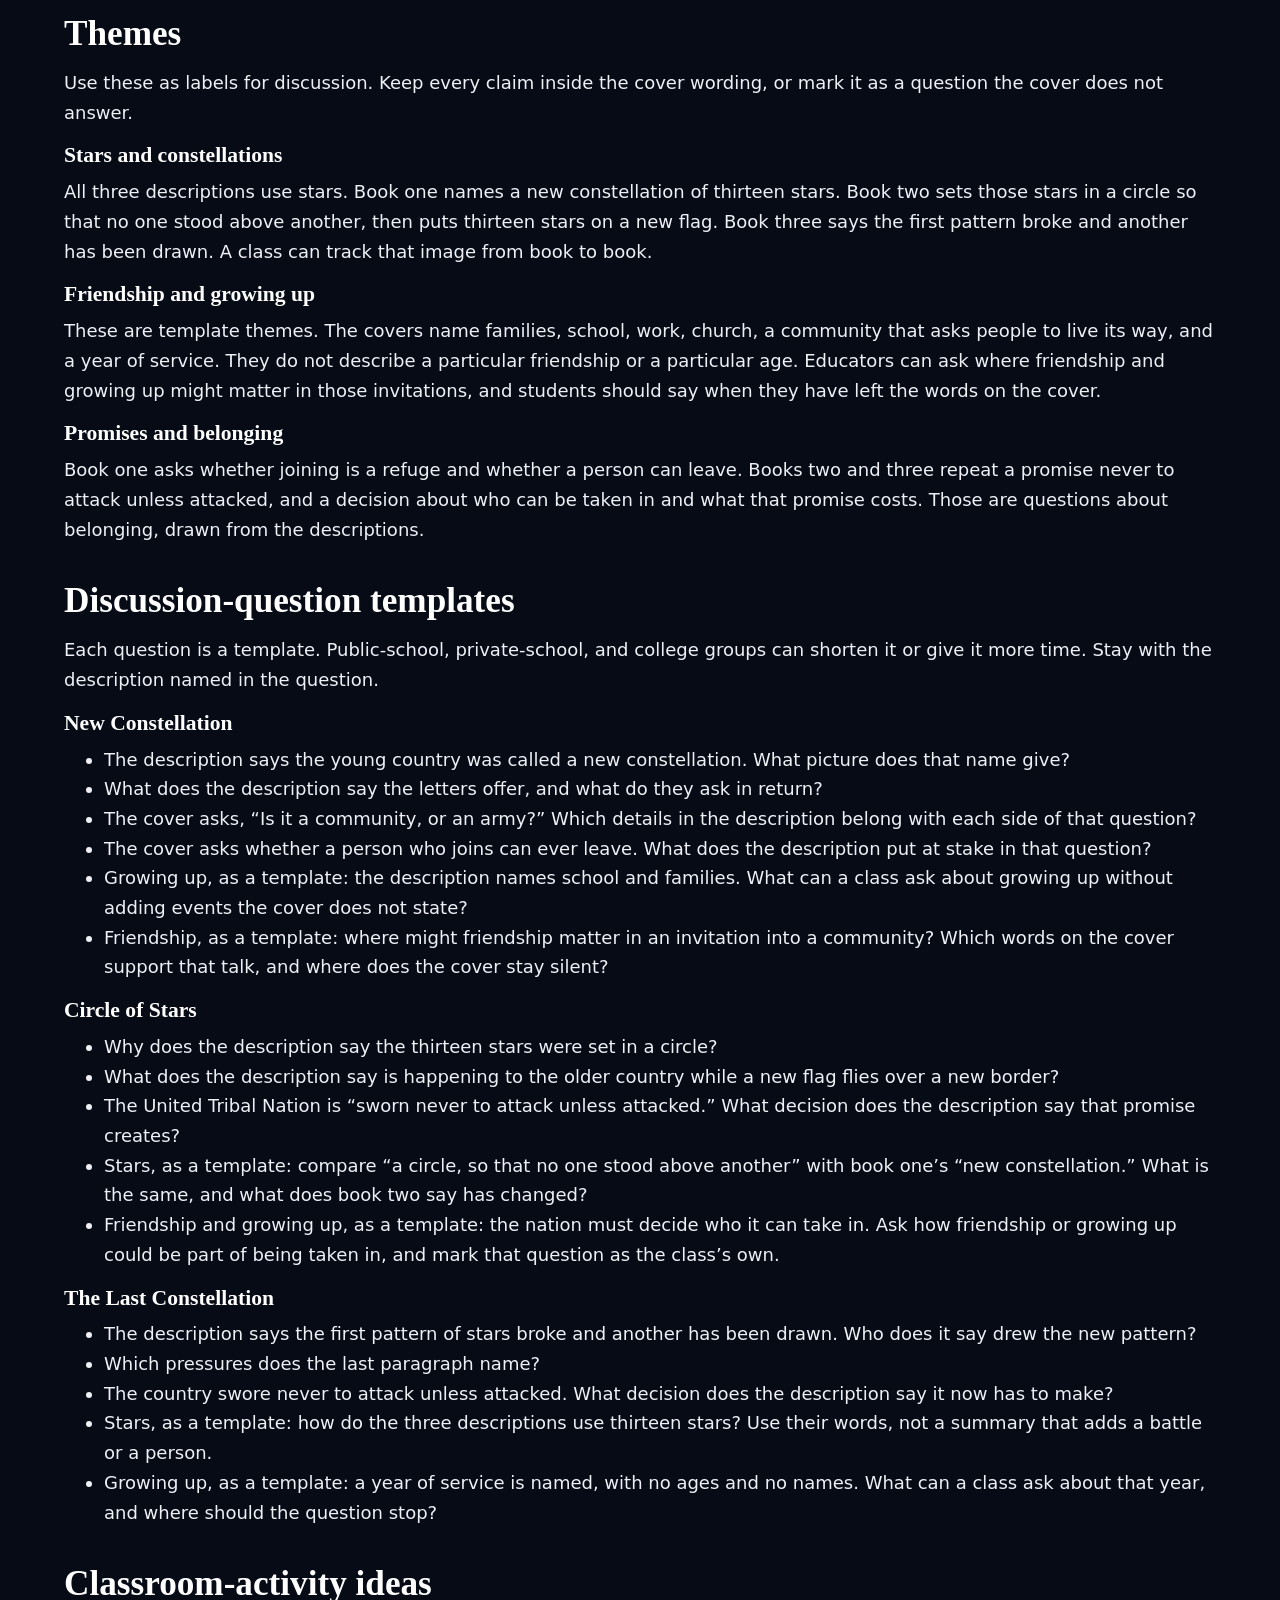
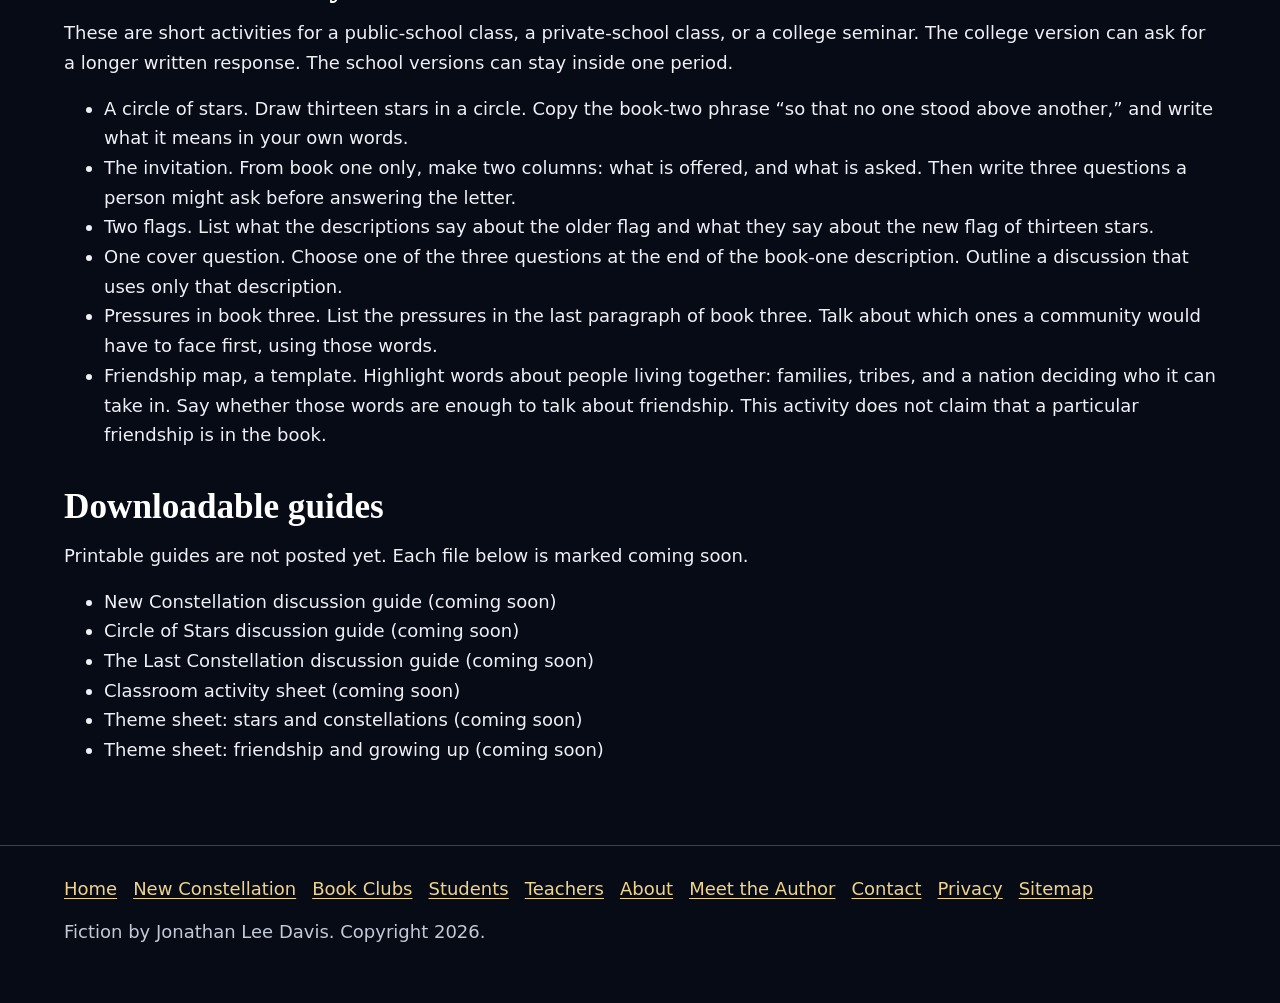
<file: teachers/index.html>
<!DOCTYPE html>
<html lang="en">
<head>
  <meta charset="utf-8">
  <meta name="viewport" content="width=device-width, initial-scale=1">
  <title>Teacher &amp; Professor Resources · Jonathan Lee Davis</title>
  <meta name="description" content="Discussion questions for teachers and professors, drawn from the New Constellation trilogy, for public schools, private schools, and colleges.">
  <meta name="author" content="Jonathan Lee Davis">
  <meta name="robots" content="index,follow">
  <link rel="canonical" href="https://jonathanleedavis.com/teachers/">
  <meta name="theme-color" content="#070b16">
  <meta property="og:site_name" content="Jonathan Lee Davis">
  <meta property="og:title" content="Teacher &amp; Professor Resources · Jonathan Lee Davis">
  <meta property="og:description" content="Discussion questions for teachers and professors, drawn from the New Constellation trilogy, for public schools, private schools, and colleges.">
  <meta property="og:type" content="website">
  <meta property="og:url" content="https://jonathanleedavis.com/teachers/">
  <meta property="og:image" content="https://jonathanleedavis.com/assets/images/og/home.jpg">
  <meta property="og:image:width" content="1200">
  <meta property="og:image:height" content="630">
  <meta property="og:image:alt" content="Front covers of New Constellation, Circle of Stars, and The Last Constellation by Jonathan Lee Davis">
  <meta property="og:locale" content="en_US">
  <meta name="twitter:card" content="summary_large_image">
  <meta name="twitter:title" content="Teacher &amp; Professor Resources · Jonathan Lee Davis">
  <meta name="twitter:description" content="Discussion questions for teachers and professors, drawn from the New Constellation trilogy, for public schools, private schools, and colleges.">
  <meta name="twitter:image" content="https://jonathanleedavis.com/assets/images/og/home.jpg">
  <meta name="twitter:image:alt" content="Front covers of New Constellation, Circle of Stars, and The Last Constellation by Jonathan Lee Davis">
  <link rel="icon" href="/assets/favicon.svg" type="image/svg+xml">
  <link rel="stylesheet" href="/assets/css/site.css">
  <script>document.documentElement.classList.add("js");</script>
<script src="/assets/js/analytics.js" defer></script>

  <script type="application/ld+json">
{
  "@context": "https://schema.org",
  "@graph": [
    {
      "@type": "WebSite",
      "@id": "https://jonathanleedavis.com/#website",
      "url": "https://jonathanleedavis.com/",
      "name": "Jonathan Lee Davis",
      "alternateName": "New Constellation",
      "description": "New Constellation, Circle of Stars, and The Last Constellation: novels by Jonathan Lee Davis. Fiction. ISBN and release date: TBA.",
      "inLanguage": "en",
      "publisher": {
        "@id": "https://jonathanleedavis.com/about/#author"
      },
      "author": {
        "@id": "https://jonathanleedavis.com/about/#author"
      },
      "about": {
        "@id": "https://jonathanleedavis.com/#series"
      }
    },
    {
      "@type": "Person",
      "@id": "https://jonathanleedavis.com/about/#author",
      "name": "Jonathan Lee Davis",
      "givenName": "Jonathan",
      "additionalName": "Lee",
      "familyName": "Davis",
      "url": "https://jonathanleedavis.com/about/",
      "jobTitle": "Author",
      "email": "jon@verasail.com",
      "birthPlace": {
        "@type": "Place",
        "name": "Benton, Arkansas"
      },
      "alumniOf": [
        {
          "@type": "HighSchool",
          "name": "Sheridan High School"
        },
        {
          "@type": "CollegeOrUniversity",
          "name": "University of Central Arkansas"
        },
        {
          "@type": "CollegeOrUniversity",
          "name": "Arkansas Tech University",
          "description": "Graduated with a degree in sociology and a minor in military science."
        },
        {
          "@type": "CollegeOrUniversity",
          "name": "Harvard University",
          "description": "Attended graduate school."
        }
      ],
      "hasOccupation": [
        {
          "@type": "Occupation",
          "name": "Author"
        },
        {
          "@type": "Occupation",
          "name": "U.S. Army officer"
        },
        {
          "@type": "Occupation",
          "name": "Technology consultant"
        }
      ],
      "knowsLanguage": "en",
      "description": "Author of the New Constellation trilogy. Born in Benton, Arkansas. Attended several elementary and junior high schools across Arkansas, and graduated from Sheridan High School. Attended the University of Central Arkansas, then graduated from Arkansas Tech University with a degree in sociology and a minor in military science. Served as an active-duty officer in the U.S. Army and retired from the Army, then became a technology consultant. Attended graduate school at Harvard University. Has been writing these books for 10 years. The stories weave in his life experiences and the people he knew growing up in Arkansas. The research behind the books includes interviews, hundreds of hours in libraries and museums, and time with Native American heritage experts."
    },
    {
      "@type": "BookSeries",
      "@id": "https://jonathanleedavis.com/#series",
      "name": "New Constellation trilogy",
      "url": "https://jonathanleedavis.com/",
      "description": "Three novels by Jonathan Lee Davis: New Constellation, Circle of Stars, and The Last Constellation. The back covers call the books fiction. ISBN and release date for each book: TBA.",
      "inLanguage": "en",
      "author": {
        "@id": "https://jonathanleedavis.com/about/#author"
      },
      "hasPart": [
        {
          "@id": "https://jonathanleedavis.com/books/new-constellation/#book"
        },
        {
          "@id": "https://jonathanleedavis.com/books/circle-of-stars/#book"
        },
        {
          "@id": "https://jonathanleedavis.com/books/the-last-constellation/#book"
        }
      ]
    },
    {
      "@type": "Book",
      "@id": "https://jonathanleedavis.com/books/new-constellation/#book",
      "name": "New Constellation",
      "url": "https://jonathanleedavis.com/books/new-constellation/",
      "author": {
        "@id": "https://jonathanleedavis.com/about/#author"
      },
      "genre": "Fiction",
      "inLanguage": "en",
      "copyrightYear": 2026,
      "copyrightHolder": {
        "@id": "https://jonathanleedavis.com/about/#author"
      },
      "position": 1,
      "isPartOf": {
        "@id": "https://jonathanleedavis.com/#series"
      },
      "image": {
        "@type": "ImageObject",
        "url": "https://jonathanleedavis.com/assets/images/covers/new-constellation-front-680.jpg",
        "width": 680,
        "height": 1020,
        "caption": "Front cover of New Constellation by Jonathan Lee Davis"
      },
      "description": "The American Dream wore thin. Then the letters arrived. When the first American flag flew with thirteen stars, they called the young country a new constellation. Fiction. ISBN and release date: TBA."
    },
    {
      "@type": "Book",
      "@id": "https://jonathanleedavis.com/books/circle-of-stars/#book",
      "name": "Circle of Stars",
      "url": "https://jonathanleedavis.com/books/circle-of-stars/",
      "author": {
        "@id": "https://jonathanleedavis.com/about/#author"
      },
      "genre": "Fiction",
      "inLanguage": "en",
      "copyrightYear": 2026,
      "copyrightHolder": {
        "@id": "https://jonathanleedavis.com/about/#author"
      },
      "position": 2,
      "isPartOf": {
        "@id": "https://jonathanleedavis.com/#series"
      },
      "image": {
        "@type": "ImageObject",
        "url": "https://jonathanleedavis.com/assets/images/covers/circle-of-stars-front-680.jpg",
        "width": 680,
        "height": 1020,
        "caption": "Front cover of Circle of Stars by Jonathan Lee Davis"
      },
      "description": "The line held. Now it has to become a nation. The first American flag set its thirteen stars in a circle, so that no one stood above another. Fiction. ISBN and release date: TBA."
    },
    {
      "@type": "Book",
      "@id": "https://jonathanleedavis.com/books/the-last-constellation/#book",
      "name": "The Last Constellation",
      "url": "https://jonathanleedavis.com/books/the-last-constellation/",
      "author": {
        "@id": "https://jonathanleedavis.com/about/#author"
      },
      "genre": "Fiction",
      "inLanguage": "en",
      "copyrightYear": 2026,
      "copyrightHolder": {
        "@id": "https://jonathanleedavis.com/about/#author"
      },
      "position": 3,
      "isPartOf": {
        "@id": "https://jonathanleedavis.com/#series"
      },
      "image": {
        "@type": "ImageObject",
        "url": "https://jonathanleedavis.com/assets/images/covers/the-last-constellation-front-680.jpg",
        "width": 680,
        "height": 907,
        "caption": "Front cover of The Last Constellation by Jonathan Lee Davis"
      },
      "description": "The treaty is signed. Now the war comes home. Thirteen white stars on a blue field were once called a new constellation. Fiction. ISBN and release date: TBA."
    },
    {
      "@type": "BreadcrumbList",
      "@id": "https://jonathanleedavis.com/teachers/#breadcrumb",
      "itemListElement": [
        {
          "@type": "ListItem",
          "position": 1,
          "name": "Home",
          "item": "https://jonathanleedavis.com/"
        },
        {
          "@type": "ListItem",
          "position": 2,
          "name": "Teacher & Professor Resources",
          "item": "https://jonathanleedavis.com/teachers/"
        }
      ]
    },
    {
      "@type": "WebPage",
      "@id": "https://jonathanleedavis.com/teachers/#webpage",
      "url": "https://jonathanleedavis.com/teachers/",
      "name": "Teacher & Professor Resources",
      "description": "Discussion questions for teachers and professors, drawn from the New Constellation trilogy, for public schools, private schools, and colleges.",
      "inLanguage": "en",
      "isPartOf": {
        "@id": "https://jonathanleedavis.com/#website"
      },
      "about": {
        "@id": "https://jonathanleedavis.com/#series"
      },
      "dateModified": "2026-11-15",
      "primaryImageOfPage": {
        "@type": "ImageObject",
        "url": "https://jonathanleedavis.com/assets/images/og/home.jpg",
        "width": 1200,
        "height": 630
      },
      "breadcrumb": {
        "@id": "https://jonathanleedavis.com/teachers/#breadcrumb"
      }
    }
  ]
}
  </script>
</head>
<body>
  <div class="sky" aria-hidden="true"></div>
  <div class="sky-lines" aria-hidden="true"></div>
  <a class="skip" href="#content">Skip to content</a>
  <header class="site-header">
    <div class="header-inner">
      <a class="brand" href="/">
        <span class="brand-name">Jonathan Lee Davis</span>
        <span class="brand-mark">New Constellation</span>
      </a>
      <button type="button" class="nav-toggle" aria-expanded="false" aria-controls="site-nav">
        <span class="nav-toggle-label">Menu</span>
      </button>
      <nav class="site-nav" id="site-nav" aria-label="Primary">
        <ul>
          <li><a href="/#trilogy">New Constellation</a></li><li><a href="/book-clubs/">Book Clubs</a></li><li><a href="/students/">Students</a></li><li><a href="/teachers/" aria-current="page">Teachers</a></li><li><a href="/about/">About</a></li><li><a href="/contact/">Contact</a></li>
        </ul>
      </nav>
    </div>
  </header>
  <main id="content" tabindex="-1">
    <div class="wrap">
      <nav class="breadcrumb" aria-label="Breadcrumb"><ol><li><a href="/">Home</a></li><li aria-current="page">Teacher &amp; Professor Resources</li></ol></nav>
      <h1>Teacher &amp; Professor Resources</h1>
      <p>These notes are for educators in public schools, private schools, and colleges. They are templates drawn from the back-cover descriptions of the three novels. They are a place to start a conversation, not a finished lesson plan.</p>
      <p>The books are not released yet. Release dates are TBA, so these notes stay with what the covers say. Read each overview and decide whether it fits your students. The descriptions include families leaving home, civil conflict, and war.</p>
      <p>See also the <a href="/students/">student notes on the three novels</a> and the <a href="/book-clubs/">book club notes for the trilogy</a>. Read <a href="/about/">about Jonathan Lee Davis</a> for his life and the research behind the books. A class can <a href="/meet/#visit-request">request a free visit with the author</a>.</p>
      <p>The research behind the books includes interviews, hundreds of hours in libraries and museums, and time with Native American heritage experts. He has been writing these books for 10 years. The stories weave in his life experiences and the people he knew growing up in Arkansas. The back covers call the books fiction. ISBN and release date for each book: TBA.</p>
      <div class="actions"><a class="button" href="/meet/#visit-request">Request a free visit</a></div>

      <h2>Age or grade level</h2>
      <p>Recommended age or grade level: TBA.</p>

      <h2>Book overviews</h2>
      <h3>New Constellation</h3>
      <p>Book one is marked fiction on the back cover. The description starts with the first American flag and its thirteen stars, and with the name given to the young country: a new constellation. It says the American Dream has worn thin. Letters then arrive. Native American tribes invite back any U.S. citizen with one-eighth Native blood. They offer a home, healthcare, school, honest work, and Sundays kept for church, if the person will live their way. Thirteen tribes rise. The Supreme Court returns unoccupied government land. People choose to leave.</p>
      <p>The cover asks whether this is a community or an army, a refuge or too good to be true, and whether a person who joins can leave. The full wording is on the <a href="/books/new-constellation/">New Constellation</a> page.</p>
      <h3>Circle of Stars</h3>
      <p>Book two describes a new flag of thirteen stars over a new border. It recalls the first American flag, which set its stars in a circle so that no one stood above another. It describes America at war with itself, cities burning, states leaving the Union, and the military in disorder. It names Russia laying claim to Alaska, China taking Taiwan, and Poland under fire. The young United Tribal Nation, sworn never to attack unless attacked, has to decide who it can take in, and what it will cost to keep its word.</p>
      <p>The full wording is on the <a href="/books/circle-of-stars/">Circle of Stars</a> page.</p>
      <h3>The Last Constellation</h3>
      <p>Book three returns to thirteen white stars on a blue field. It says the first pattern broke, and that the people who were here before those stars were sewn have drawn another and must hold it while the world burns at the border. Russia and China have landed on American soil. The military is broken and scattered. The United Tribal Force must stand with what remains of it. The cover names thirteen tribes, one border, a women's year of service the Nation has never known, medicine running short, and gates filling. A country that swore never to attack unless attacked has to decide how much of itself it will give to keep the rest of the continent from falling.</p>
      <p>The full wording is on the <a href="/books/the-last-constellation/">The Last Constellation</a> page.</p>

      <h2>Themes</h2>
      <p>Use these as labels for discussion. Keep every claim inside the cover wording, or mark it as a question the cover does not answer.</p>
      <h3>Stars and constellations</h3>
      <p>All three descriptions use stars. Book one names a new constellation of thirteen stars. Book two sets those stars in a circle so that no one stood above another, then puts thirteen stars on a new flag. Book three says the first pattern broke and another has been drawn. A class can track that image from book to book.</p>
      <h3>Friendship and growing up</h3>
      <p>These are template themes. The covers name families, school, work, church, a community that asks people to live its way, and a year of service. They do not describe a particular friendship or a particular age. Educators can ask where friendship and growing up might matter in those invitations, and students should say when they have left the words on the cover.</p>
      <h3>Promises and belonging</h3>
      <p>Book one asks whether joining is a refuge and whether a person can leave. Books two and three repeat a promise never to attack unless attacked, and a decision about who can be taken in and what that promise costs. Those are questions about belonging, drawn from the descriptions.</p>

      <h2>Discussion-question templates</h2>
      <p>Each question is a template. Public-school, private-school, and college groups can shorten it or give it more time. Stay with the description named in the question.</p>
      <h3>New Constellation</h3>
      <ul>
        <li>The description says the young country was called a new constellation. What picture does that name give?</li>
        <li>What does the description say the letters offer, and what do they ask in return?</li>
        <li>The cover asks, “Is it a community, or an army?” Which details in the description belong with each side of that question?</li>
        <li>The cover asks whether a person who joins can ever leave. What does the description put at stake in that question?</li>
        <li>Growing up, as a template: the description names school and families. What can a class ask about growing up without adding events the cover does not state?</li>
        <li>Friendship, as a template: where might friendship matter in an invitation into a community? Which words on the cover support that talk, and where does the cover stay silent?</li>
      </ul>
      <h3>Circle of Stars</h3>
      <ul>
        <li>Why does the description say the thirteen stars were set in a circle?</li>
        <li>What does the description say is happening to the older country while a new flag flies over a new border?</li>
        <li>The United Tribal Nation is “sworn never to attack unless attacked.” What decision does the description say that promise creates?</li>
        <li>Stars, as a template: compare “a circle, so that no one stood above another” with book one’s “new constellation.” What is the same, and what does book two say has changed?</li>
        <li>Friendship and growing up, as a template: the nation must decide who it can take in. Ask how friendship or growing up could be part of being taken in, and mark that question as the class’s own.</li>
      </ul>
      <h3>The Last Constellation</h3>
      <ul>
        <li>The description says the first pattern of stars broke and another has been drawn. Who does it say drew the new pattern?</li>
        <li>Which pressures does the last paragraph name?</li>
        <li>The country swore never to attack unless attacked. What decision does the description say it now has to make?</li>
        <li>Stars, as a template: how do the three descriptions use thirteen stars? Use their words, not a summary that adds a battle or a person.</li>
        <li>Growing up, as a template: a year of service is named, with no ages and no names. What can a class ask about that year, and where should the question stop?</li>
      </ul>

      <h2>Classroom-activity ideas</h2>
      <p>These are short activities for a public-school class, a private-school class, or a college seminar. The college version can ask for a longer written response. The school versions can stay inside one period.</p>
      <ul>
        <li>A circle of stars. Draw thirteen stars in a circle. Copy the book-two phrase “so that no one stood above another,” and write what it means in your own words.</li>
        <li>The invitation. From book one only, make two columns: what is offered, and what is asked. Then write three questions a person might ask before answering the letter.</li>
        <li>Two flags. List what the descriptions say about the older flag and what they say about the new flag of thirteen stars.</li>
        <li>One cover question. Choose one of the three questions at the end of the book-one description. Outline a discussion that uses only that description.</li>
        <li>Pressures in book three. List the pressures in the last paragraph of book three. Talk about which ones a community would have to face first, using those words.</li>
        <li>Friendship map, a template. Highlight words about people living together: families, tribes, and a nation deciding who it can take in. Say whether those words are enough to talk about friendship. This activity does not claim that a particular friendship is in the book.</li>
      </ul>

      <h2>Downloadable guides</h2>
      <p>Printable guides are not posted yet. Each file below is marked coming soon.</p>
      <ul>
        <li>New Constellation discussion guide (coming soon)</li>
        <li>Circle of Stars discussion guide (coming soon)</li>
        <li>The Last Constellation discussion guide (coming soon)</li>
        <li>Classroom activity sheet (coming soon)</li>
        <li>Theme sheet: stars and constellations (coming soon)</li>
        <li>Theme sheet: friendship and growing up (coming soon)</li>
      </ul>
    </div>
  </main>
  <footer class="site-footer">
    <div class="wrap">
      <nav class="footer-nav" aria-label="Footer">
        <ul><li><a href="/">Home</a></li><li><a href="/#trilogy">New Constellation</a></li><li><a href="/book-clubs/">Book Clubs</a></li><li><a href="/students/">Students</a></li><li><a href="/teachers/">Teachers</a></li><li><a href="/about/">About</a></li><li><a href="/meet/">Meet the Author</a></li><li><a href="/contact/">Contact</a></li><li><a href="/privacy/">Privacy</a></li><li><a href="/sitemap.html">Sitemap</a></li></ul>
      </nav>
      <p>Fiction by Jonathan Lee Davis. Copyright 2026.</p>
    </div>
  </footer>
  <script src="/assets/js/site.js" defer></script>
</body>
</html>
</file>
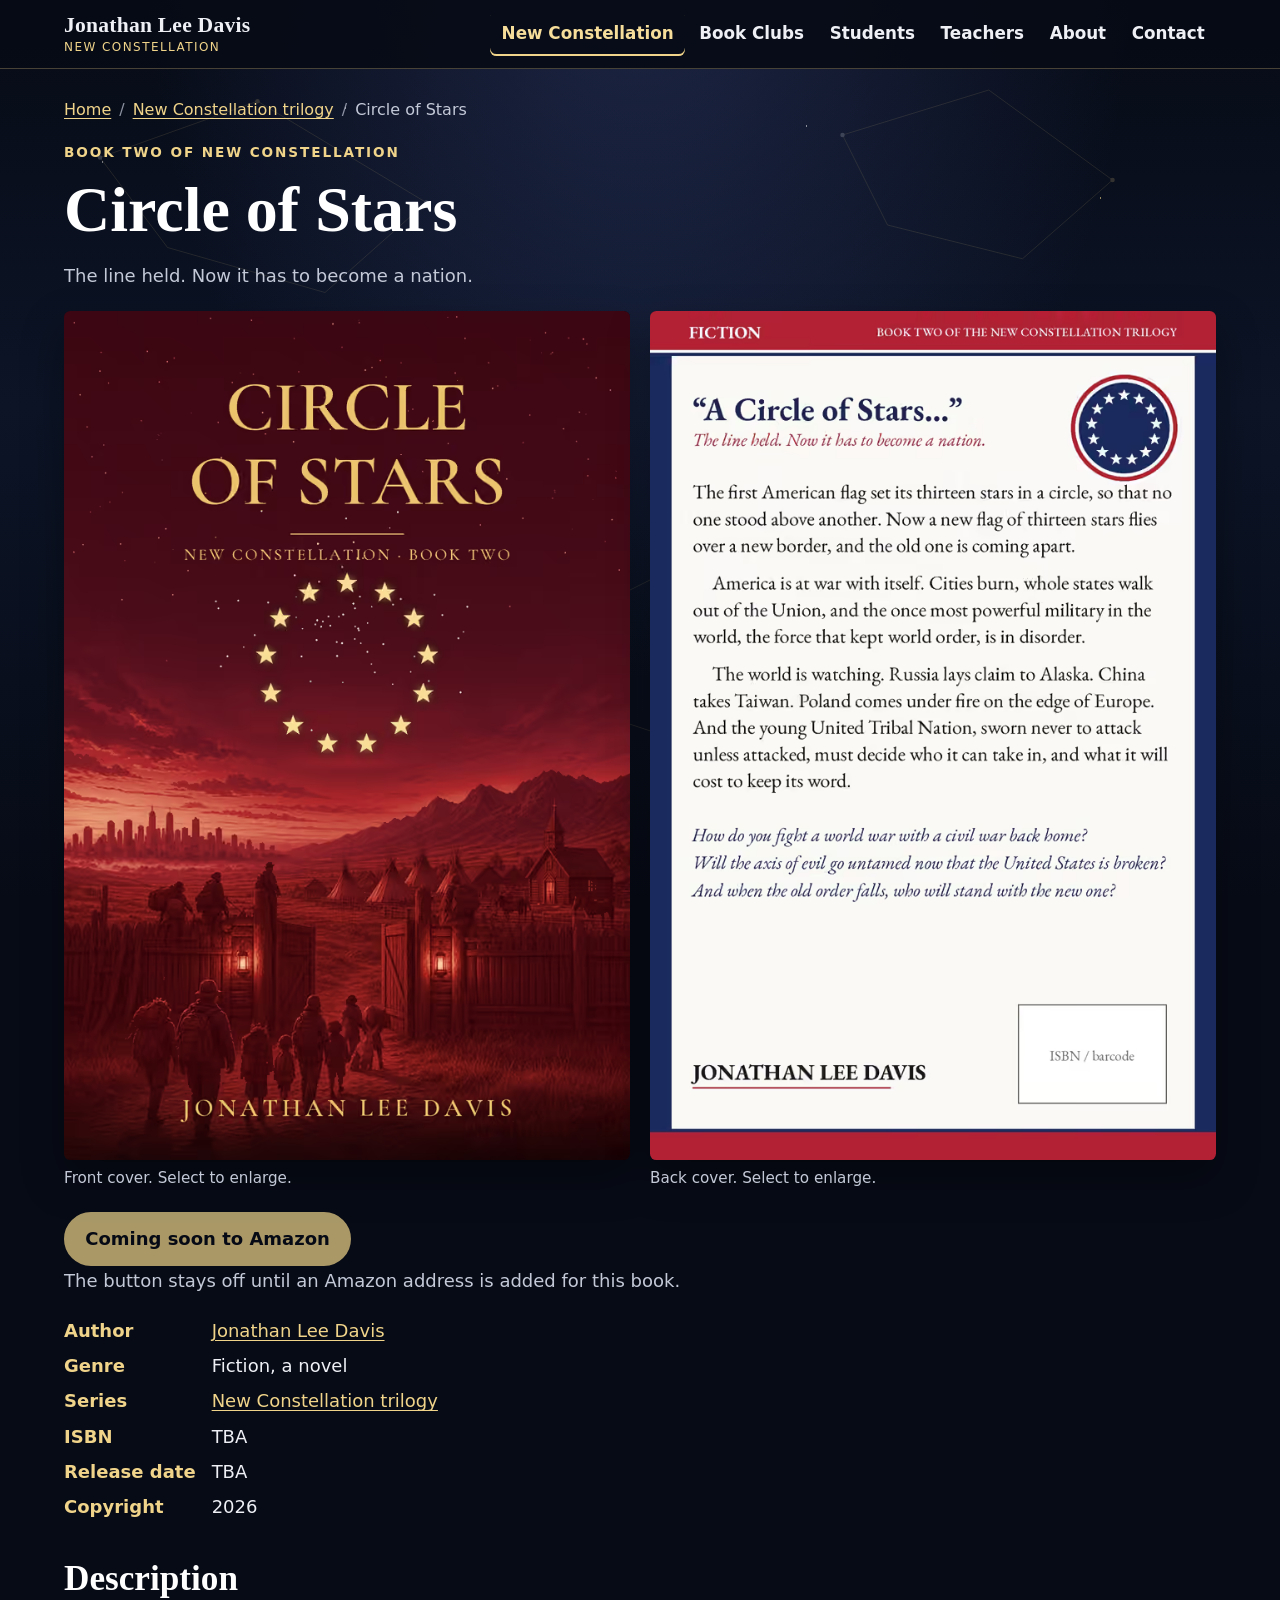
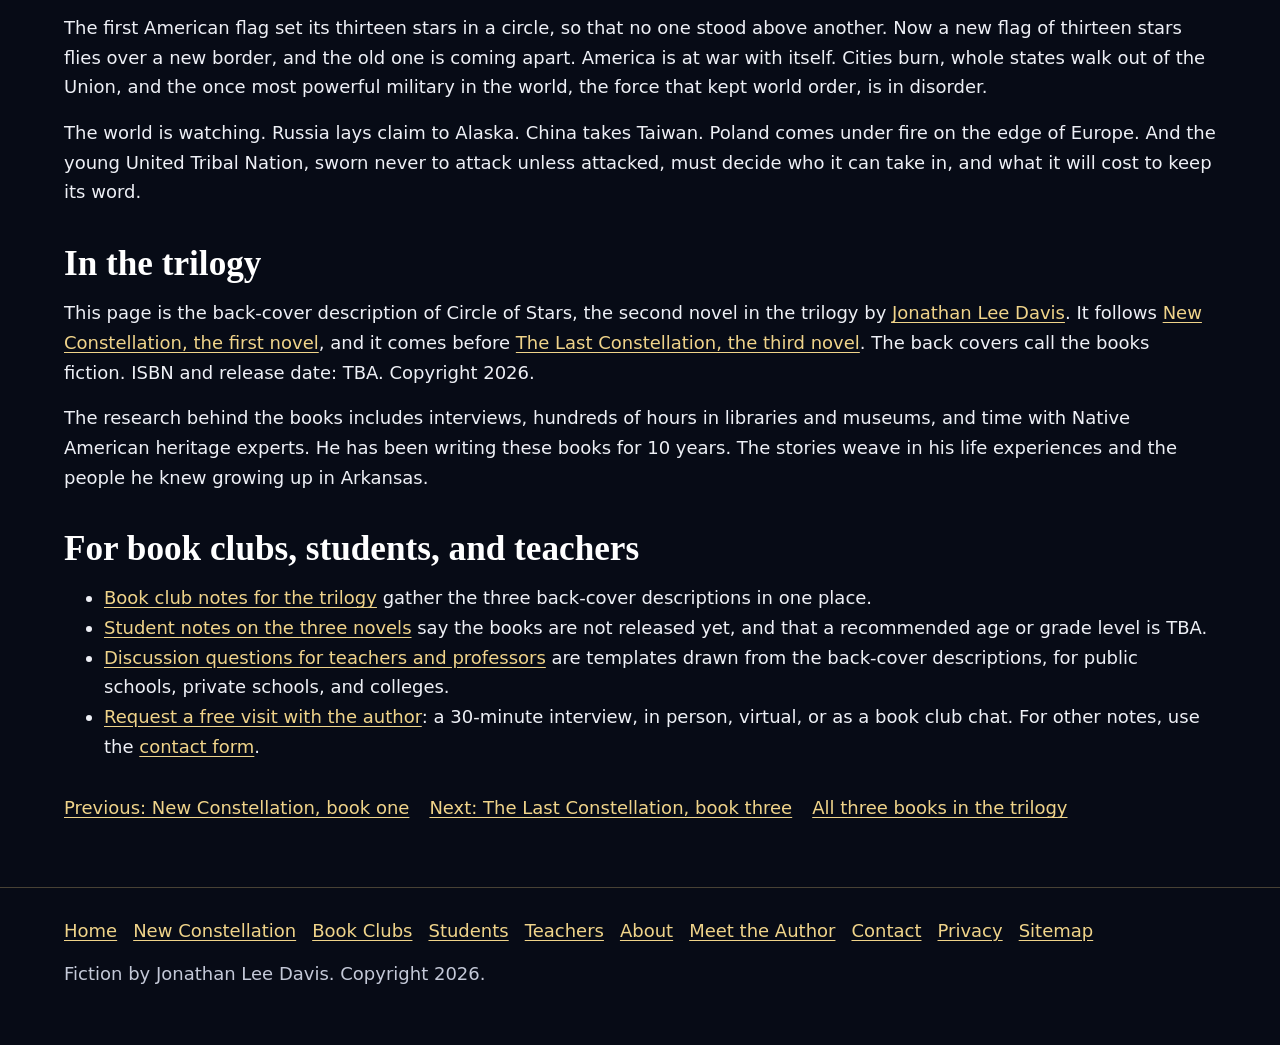
<file: books/circle-of-stars/index.html>
<!DOCTYPE html>
<html lang="en">
<head>
  <meta charset="utf-8">
  <meta name="viewport" content="width=device-width, initial-scale=1">
  <title>Circle of Stars · Jonathan Lee Davis</title>
  <meta name="description" content="Circle of Stars by Jonathan Lee Davis, book two. The line held. Now it has to become a nation. Fiction. ISBN and release date: TBA.">
  <meta name="author" content="Jonathan Lee Davis">
  <meta name="robots" content="index,follow">
  <link rel="canonical" href="https://jonathanleedavis.com/books/circle-of-stars/">
  <meta name="theme-color" content="#070b16">
  <meta property="og:site_name" content="Jonathan Lee Davis">
  <meta property="og:title" content="Circle of Stars · Jonathan Lee Davis">
  <meta property="og:description" content="Circle of Stars by Jonathan Lee Davis, book two. The line held. Now it has to become a nation. Fiction. ISBN and release date: TBA.">
  <meta property="og:type" content="book">
  <meta property="og:url" content="https://jonathanleedavis.com/books/circle-of-stars/">
  <meta property="og:image" content="https://jonathanleedavis.com/assets/images/og/circle-of-stars.jpg">
  <meta property="og:image:width" content="1200">
  <meta property="og:image:height" content="630">
  <meta property="og:image:alt" content="Front cover of Circle of Stars by Jonathan Lee Davis">
  <meta property="og:locale" content="en_US">
  <meta name="twitter:card" content="summary_large_image">
  <meta name="twitter:title" content="Circle of Stars · Jonathan Lee Davis">
  <meta name="twitter:description" content="Circle of Stars by Jonathan Lee Davis, book two. The line held. Now it has to become a nation. Fiction. ISBN and release date: TBA.">
  <meta name="twitter:image" content="https://jonathanleedavis.com/assets/images/og/circle-of-stars.jpg">
  <meta name="twitter:image:alt" content="Front cover of Circle of Stars by Jonathan Lee Davis">
  <link rel="icon" href="/assets/favicon.svg" type="image/svg+xml">
  <link rel="stylesheet" href="/assets/css/site.css">
  <link rel="preload" as="image" href="/assets/images/covers/circle-of-stars-front-680.avif" type="image/avif" imagesrcset="/assets/images/covers/circle-of-stars-front-480.avif 480w, /assets/images/covers/circle-of-stars-front-680.avif 680w, /assets/images/covers/circle-of-stars-front-1200.avif 1200w" imagesizes="(min-width: 1100px) 34rem, (min-width: 800px) 46vw, 90vw" fetchpriority="high">
  <script>document.documentElement.classList.add("js");</script>
<script src="/assets/js/analytics.js" defer></script>

  <script type="application/ld+json">
{
  "@context": "https://schema.org",
  "@graph": [
    {
      "@type": "WebSite",
      "@id": "https://jonathanleedavis.com/#website",
      "url": "https://jonathanleedavis.com/",
      "name": "Jonathan Lee Davis",
      "alternateName": "New Constellation",
      "description": "New Constellation, Circle of Stars, and The Last Constellation: novels by Jonathan Lee Davis. Fiction. ISBN and release date: TBA.",
      "inLanguage": "en",
      "publisher": {
        "@id": "https://jonathanleedavis.com/about/#author"
      },
      "author": {
        "@id": "https://jonathanleedavis.com/about/#author"
      },
      "about": {
        "@id": "https://jonathanleedavis.com/#series"
      }
    },
    {
      "@type": "Person",
      "@id": "https://jonathanleedavis.com/about/#author",
      "name": "Jonathan Lee Davis",
      "givenName": "Jonathan",
      "additionalName": "Lee",
      "familyName": "Davis",
      "url": "https://jonathanleedavis.com/about/",
      "jobTitle": "Author",
      "email": "jon@verasail.com",
      "birthPlace": {
        "@type": "Place",
        "name": "Benton, Arkansas"
      },
      "alumniOf": [
        {
          "@type": "HighSchool",
          "name": "Sheridan High School"
        },
        {
          "@type": "CollegeOrUniversity",
          "name": "University of Central Arkansas"
        },
        {
          "@type": "CollegeOrUniversity",
          "name": "Arkansas Tech University",
          "description": "Graduated with a degree in sociology and a minor in military science."
        },
        {
          "@type": "CollegeOrUniversity",
          "name": "Harvard University",
          "description": "Attended graduate school."
        }
      ],
      "hasOccupation": [
        {
          "@type": "Occupation",
          "name": "Author"
        },
        {
          "@type": "Occupation",
          "name": "U.S. Army officer"
        },
        {
          "@type": "Occupation",
          "name": "Technology consultant"
        }
      ],
      "knowsLanguage": "en",
      "description": "Author of the New Constellation trilogy. Born in Benton, Arkansas. Attended several elementary and junior high schools across Arkansas, and graduated from Sheridan High School. Attended the University of Central Arkansas, then graduated from Arkansas Tech University with a degree in sociology and a minor in military science. Served as an active-duty officer in the U.S. Army and retired from the Army, then became a technology consultant. Attended graduate school at Harvard University. Has been writing these books for 10 years. The stories weave in his life experiences and the people he knew growing up in Arkansas. The research behind the books includes interviews, hundreds of hours in libraries and museums, and time with Native American heritage experts."
    },
    {
      "@type": "BookSeries",
      "@id": "https://jonathanleedavis.com/#series",
      "name": "New Constellation trilogy",
      "url": "https://jonathanleedavis.com/",
      "description": "Three novels by Jonathan Lee Davis: New Constellation, Circle of Stars, and The Last Constellation. The back covers call the books fiction. ISBN and release date for each book: TBA.",
      "inLanguage": "en",
      "author": {
        "@id": "https://jonathanleedavis.com/about/#author"
      },
      "hasPart": [
        {
          "@id": "https://jonathanleedavis.com/books/new-constellation/#book"
        },
        {
          "@id": "https://jonathanleedavis.com/books/circle-of-stars/#book"
        },
        {
          "@id": "https://jonathanleedavis.com/books/the-last-constellation/#book"
        }
      ]
    },
    {
      "@type": "Book",
      "@id": "https://jonathanleedavis.com/books/new-constellation/#book",
      "name": "New Constellation",
      "url": "https://jonathanleedavis.com/books/new-constellation/",
      "author": {
        "@id": "https://jonathanleedavis.com/about/#author"
      },
      "genre": "Fiction",
      "inLanguage": "en",
      "copyrightYear": 2026,
      "copyrightHolder": {
        "@id": "https://jonathanleedavis.com/about/#author"
      },
      "position": 1,
      "isPartOf": {
        "@id": "https://jonathanleedavis.com/#series"
      },
      "image": {
        "@type": "ImageObject",
        "url": "https://jonathanleedavis.com/assets/images/covers/new-constellation-front-680.jpg",
        "width": 680,
        "height": 1020,
        "caption": "Front cover of New Constellation by Jonathan Lee Davis"
      },
      "description": "The American Dream wore thin. Then the letters arrived. When the first American flag flew with thirteen stars, they called the young country a new constellation. Fiction. ISBN and release date: TBA."
    },
    {
      "@type": "Book",
      "@id": "https://jonathanleedavis.com/books/circle-of-stars/#book",
      "name": "Circle of Stars",
      "url": "https://jonathanleedavis.com/books/circle-of-stars/",
      "author": {
        "@id": "https://jonathanleedavis.com/about/#author"
      },
      "genre": "Fiction",
      "inLanguage": "en",
      "copyrightYear": 2026,
      "copyrightHolder": {
        "@id": "https://jonathanleedavis.com/about/#author"
      },
      "position": 2,
      "isPartOf": {
        "@id": "https://jonathanleedavis.com/#series"
      },
      "image": {
        "@type": "ImageObject",
        "url": "https://jonathanleedavis.com/assets/images/covers/circle-of-stars-front-680.jpg",
        "width": 680,
        "height": 1020,
        "caption": "Front cover of Circle of Stars by Jonathan Lee Davis"
      },
      "description": "The line held. Now it has to become a nation. The first American flag set its thirteen stars in a circle, so that no one stood above another. Fiction. ISBN and release date: TBA."
    },
    {
      "@type": "Book",
      "@id": "https://jonathanleedavis.com/books/the-last-constellation/#book",
      "name": "The Last Constellation",
      "url": "https://jonathanleedavis.com/books/the-last-constellation/",
      "author": {
        "@id": "https://jonathanleedavis.com/about/#author"
      },
      "genre": "Fiction",
      "inLanguage": "en",
      "copyrightYear": 2026,
      "copyrightHolder": {
        "@id": "https://jonathanleedavis.com/about/#author"
      },
      "position": 3,
      "isPartOf": {
        "@id": "https://jonathanleedavis.com/#series"
      },
      "image": {
        "@type": "ImageObject",
        "url": "https://jonathanleedavis.com/assets/images/covers/the-last-constellation-front-680.jpg",
        "width": 680,
        "height": 907,
        "caption": "Front cover of The Last Constellation by Jonathan Lee Davis"
      },
      "description": "The treaty is signed. Now the war comes home. Thirteen white stars on a blue field were once called a new constellation. Fiction. ISBN and release date: TBA."
    },
    {
      "@type": "BreadcrumbList",
      "@id": "https://jonathanleedavis.com/books/circle-of-stars/#breadcrumb",
      "itemListElement": [
        {
          "@type": "ListItem",
          "position": 1,
          "name": "Home",
          "item": "https://jonathanleedavis.com/"
        },
        {
          "@type": "ListItem",
          "position": 2,
          "name": "New Constellation trilogy",
          "item": "https://jonathanleedavis.com/#trilogy"
        },
        {
          "@type": "ListItem",
          "position": 3,
          "name": "Circle of Stars",
          "item": "https://jonathanleedavis.com/books/circle-of-stars/"
        }
      ]
    },
    {
      "@type": "WebPage",
      "@id": "https://jonathanleedavis.com/books/circle-of-stars/#webpage",
      "url": "https://jonathanleedavis.com/books/circle-of-stars/",
      "name": "Circle of Stars",
      "description": "Circle of Stars by Jonathan Lee Davis, book two. The line held. Now it has to become a nation. Fiction. ISBN and release date: TBA.",
      "inLanguage": "en",
      "isPartOf": {
        "@id": "https://jonathanleedavis.com/#website"
      },
      "about": {
        "@id": "https://jonathanleedavis.com/#series"
      },
      "dateModified": "2026-11-15",
      "primaryImageOfPage": {
        "@type": "ImageObject",
        "url": "https://jonathanleedavis.com/assets/images/og/circle-of-stars.jpg",
        "width": 1200,
        "height": 630
      },
      "mainEntity": {
        "@id": "https://jonathanleedavis.com/books/circle-of-stars/#book"
      },
      "breadcrumb": {
        "@id": "https://jonathanleedavis.com/books/circle-of-stars/#breadcrumb"
      }
    }
  ]
}
  </script></head>
<body>
  <div class="sky" aria-hidden="true"></div>
  <div class="sky-lines" aria-hidden="true"></div>
  <a class="skip" href="#content">Skip to content</a>
  <header class="site-header">
    <div class="header-inner">
      <a class="brand" href="/">
        <span class="brand-name">Jonathan Lee Davis</span>
        <span class="brand-mark">New Constellation</span>
      </a>
      <button type="button" class="nav-toggle" aria-expanded="false" aria-controls="site-nav">
        <span class="nav-toggle-label">Menu</span>
      </button>
      <nav class="site-nav" id="site-nav" aria-label="Primary">
        <ul>
          <li><a href="/#trilogy" aria-current="page">New Constellation</a></li><li><a href="/book-clubs/">Book Clubs</a></li><li><a href="/students/">Students</a></li><li><a href="/teachers/">Teachers</a></li><li><a href="/about/">About</a></li><li><a href="/contact/">Contact</a></li>
        </ul>
      </nav>
    </div>
  </header>
  <main id="content" tabindex="-1">
    <div class="wrap">
      <nav class="breadcrumb" aria-label="Breadcrumb"><ol><li><a href="/">Home</a></li><li><a href="/#trilogy">New Constellation trilogy</a></li><li aria-current="page">Circle of Stars</li></ol></nav>
      <p class="kicker">Book Two of New Constellation</p>
      <h1>Circle of Stars</h1>
      <p class="lede">The line held. Now it has to become a nation.</p>
      <div class="book-covers">
        <div>
          <button type="button" class="cover-button" data-enlarge data-full="/assets/images/covers/circle-of-stars-front.jpg" data-label="Front cover of Circle of Stars by Jonathan Lee Davis" aria-haspopup="dialog">
            <picture><source type="image/avif" srcset="/assets/images/covers/circle-of-stars-front-480.avif 480w, /assets/images/covers/circle-of-stars-front-680.avif 680w, /assets/images/covers/circle-of-stars-front-1200.avif 1200w" sizes="(min-width: 1100px) 34rem, (min-width: 800px) 46vw, 90vw"><source type="image/webp" srcset="/assets/images/covers/circle-of-stars-front-480.webp 480w, /assets/images/covers/circle-of-stars-front-680.webp 680w, /assets/images/covers/circle-of-stars-front-1200.webp 1200w" sizes="(min-width: 1100px) 34rem, (min-width: 800px) 46vw, 90vw"><img src="/assets/images/covers/circle-of-stars-front-680.jpg" srcset="/assets/images/covers/circle-of-stars-front-480.jpg 480w, /assets/images/covers/circle-of-stars-front-680.jpg 680w, /assets/images/covers/circle-of-stars-front-1200.jpg 1200w" sizes="(min-width: 1100px) 34rem, (min-width: 800px) 46vw, 90vw" width="680" height="1020" alt="Front cover of Circle of Stars by Jonathan Lee Davis" decoding="async" fetchpriority="high"></picture>
            <span class="enlarge-hint">Front cover. Select to enlarge. <span class="visually-hidden">Front cover of Circle of Stars by Jonathan Lee Davis</span></span>
          </button>
        </div>
        <div>
          <button type="button" class="cover-button" data-enlarge data-full="/assets/images/covers/circle-of-stars-back.jpg" data-label="Back cover of Circle of Stars by Jonathan Lee Davis" aria-haspopup="dialog">
            <picture><source type="image/avif" srcset="/assets/images/covers/circle-of-stars-back-480.avif 480w, /assets/images/covers/circle-of-stars-back-680.avif 680w, /assets/images/covers/circle-of-stars-back-1200.avif 1200w" sizes="(min-width: 1100px) 34rem, (min-width: 800px) 46vw, 90vw"><source type="image/webp" srcset="/assets/images/covers/circle-of-stars-back-480.webp 480w, /assets/images/covers/circle-of-stars-back-680.webp 680w, /assets/images/covers/circle-of-stars-back-1200.webp 1200w" sizes="(min-width: 1100px) 34rem, (min-width: 800px) 46vw, 90vw"><img src="/assets/images/covers/circle-of-stars-back-680.jpg" srcset="/assets/images/covers/circle-of-stars-back-480.jpg 480w, /assets/images/covers/circle-of-stars-back-680.jpg 680w, /assets/images/covers/circle-of-stars-back-1200.jpg 1200w" sizes="(min-width: 1100px) 34rem, (min-width: 800px) 46vw, 90vw" width="680" height="1020" alt="Back cover of Circle of Stars by Jonathan Lee Davis" decoding="async" loading="lazy" fetchpriority="low"></picture>
            <span class="enlarge-hint">Back cover. Select to enlarge. <span class="visually-hidden">Back cover of Circle of Stars by Jonathan Lee Davis</span></span>
          </button>
        </div>
      </div>
      <div class="actions">
        <button type="button" class="button" data-amazon-book="circle-of-stars" aria-describedby="amazon-note">Coming soon to Amazon</button>
      </div>
      <p id="amazon-note" class="muted">The button stays off until an Amazon address is added for this book.</p>
      <dl class="facts">
        <dt>Author</dt><dd><a href="/about/">Jonathan Lee Davis</a></dd>
        <dt>Genre</dt><dd>Fiction, a novel</dd>
        <dt>Series</dt><dd><a href="/#trilogy">New Constellation trilogy</a></dd>
        <dt>ISBN</dt><dd>TBA</dd>
        <dt>Release date</dt><dd>TBA</dd>
        <dt>Copyright</dt><dd>2026</dd>
      </dl>
      <h2>Description</h2>
      <p>The first American flag set its thirteen stars in a circle, so that no one stood above another. Now a new flag of thirteen stars flies over a new border, and the old one is coming apart. America is at war with itself. Cities burn, whole states walk out of the Union, and the once most powerful military in the world, the force that kept world order, is in disorder.</p><p>The world is watching. Russia lays claim to Alaska. China takes Taiwan. Poland comes under fire on the edge of Europe. And the young United Tribal Nation, sworn never to attack unless attacked, must decide who it can take in, and what it will cost to keep its word.</p>
            <h2>In the trilogy</h2>
      <p>This page is the back-cover description of Circle of Stars, the second novel in the trilogy by <a href="/about/">Jonathan Lee Davis</a>. It follows <a href="/books/new-constellation/">New Constellation, the first novel</a>, and it comes before <a href="/books/the-last-constellation/">The Last Constellation, the third novel</a>. The back covers call the books fiction. ISBN and release date: TBA. Copyright 2026.</p>
      <p>The research behind the books includes interviews, hundreds of hours in libraries and museums, and time with Native American heritage experts. He has been writing these books for 10 years. The stories weave in his life experiences and the people he knew growing up in Arkansas.</p>
      <h2>For book clubs, students, and teachers</h2>
      <ul>
        <li><a href="/book-clubs/">Book club notes for the trilogy</a> gather the three back-cover descriptions in one place.</li>
        <li><a href="/students/">Student notes on the three novels</a> say the books are not released yet, and that a recommended age or grade level is TBA.</li>
        <li><a href="/teachers/">Discussion questions for teachers and professors</a> are templates drawn from the back-cover descriptions, for public schools, private schools, and colleges.</li>
        <li><a href="/meet/#visit-request">Request a free visit with the author</a>: a 30-minute interview, in person, virtual, or as a book club chat. For other notes, use the <a href="/contact/">contact form</a>.</li>
      </ul>
      <nav class="pager" aria-label="Other books"><a href="/books/new-constellation/">Previous: New Constellation, book one</a><a href="/books/the-last-constellation/">Next: The Last Constellation, book three</a><a href="/#trilogy">All three books in the trilogy</a></nav>
      <dialog id="lightbox" aria-labelledby="lightbox-caption">
        <form method="dialog"><button type="submit" class="button lightbox-close">Close</button></form>
        <figure>
          <img alt="" width="1200" height="1800">
          <figcaption id="lightbox-caption"></figcaption>
        </figure>
      </dialog>
    </div>
  </main>
  <footer class="site-footer">
    <div class="wrap">
      <nav class="footer-nav" aria-label="Footer">
        <ul><li><a href="/">Home</a></li><li><a href="/#trilogy">New Constellation</a></li><li><a href="/book-clubs/">Book Clubs</a></li><li><a href="/students/">Students</a></li><li><a href="/teachers/">Teachers</a></li><li><a href="/about/">About</a></li><li><a href="/meet/">Meet the Author</a></li><li><a href="/contact/">Contact</a></li><li><a href="/privacy/">Privacy</a></li><li><a href="/sitemap.html">Sitemap</a></li></ul>
      </nav>
      <p>Fiction by Jonathan Lee Davis. Copyright 2026.</p>
    </div>
  </footer>
  <script src="/assets/js/links-config.js" defer></script><script src="/assets/js/amazon.js" defer></script><script src="/assets/js/site.js" defer></script>
</body>
</html>
</file>
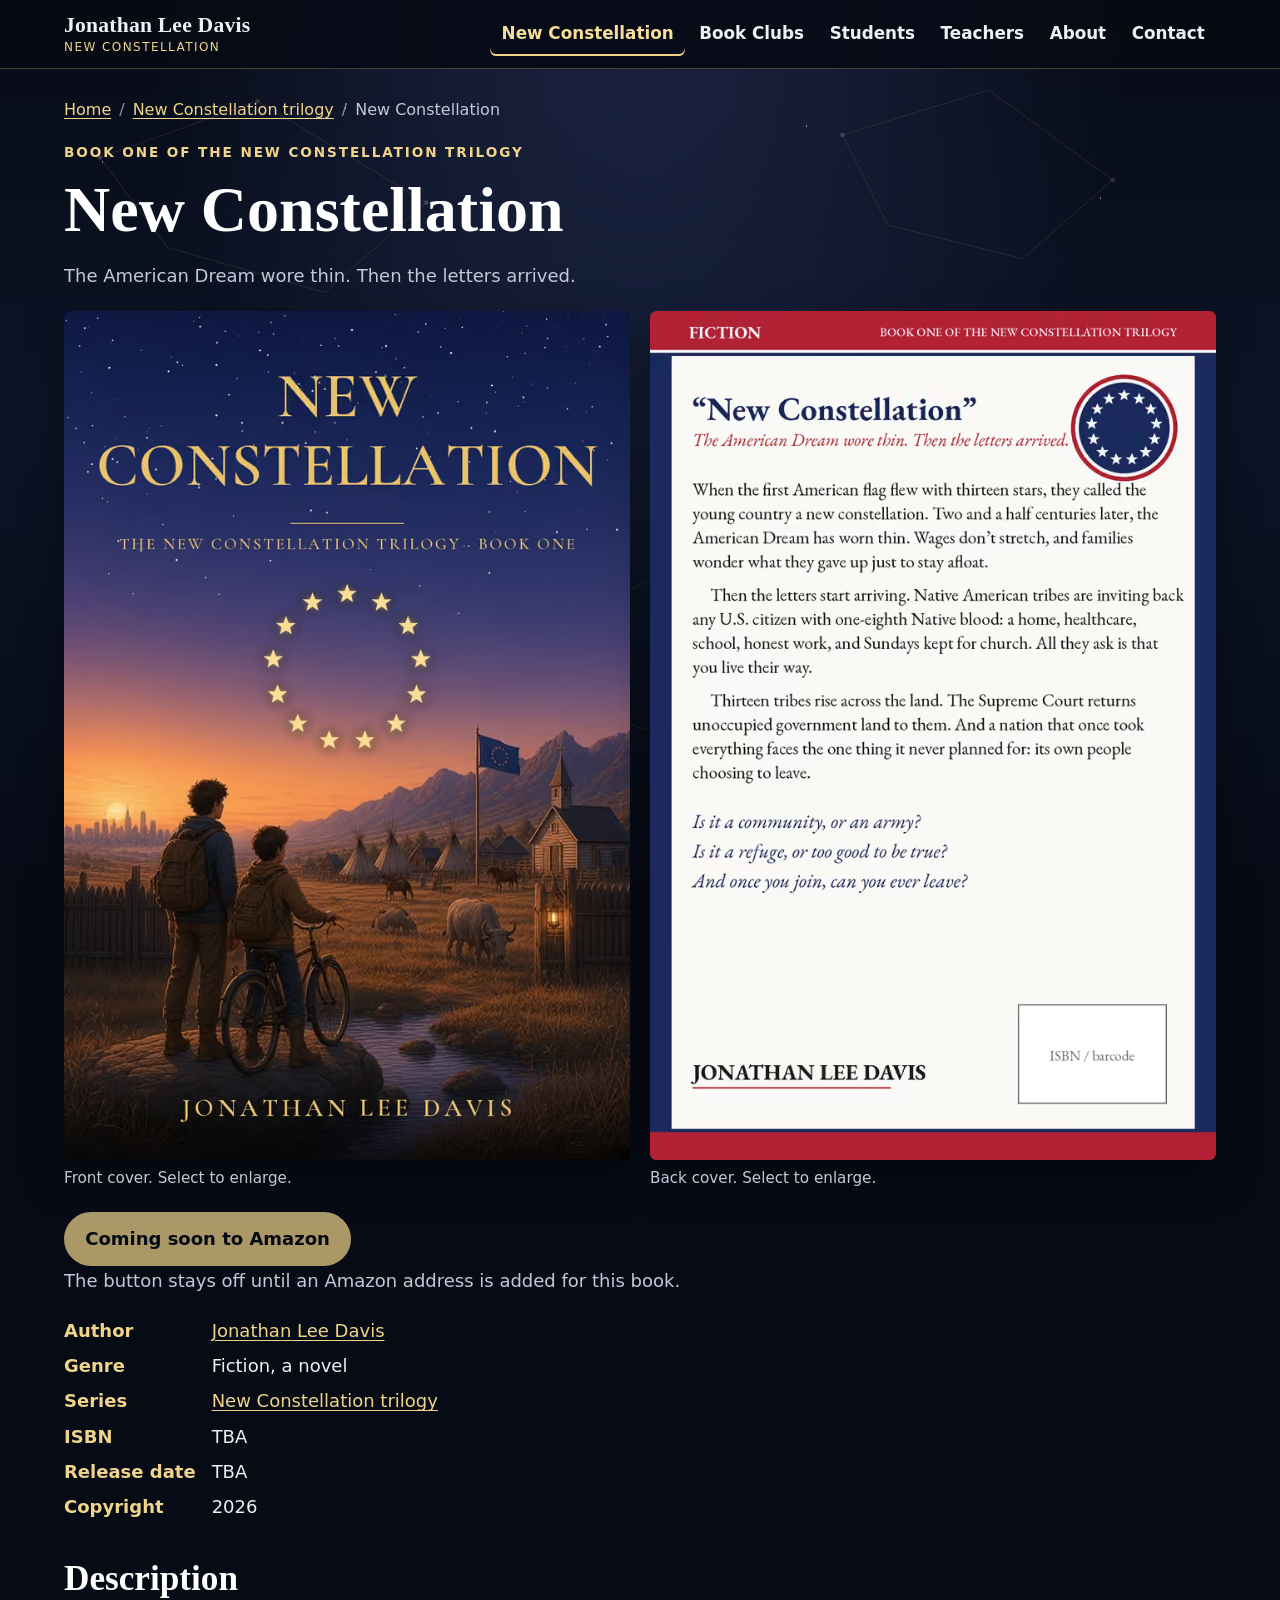
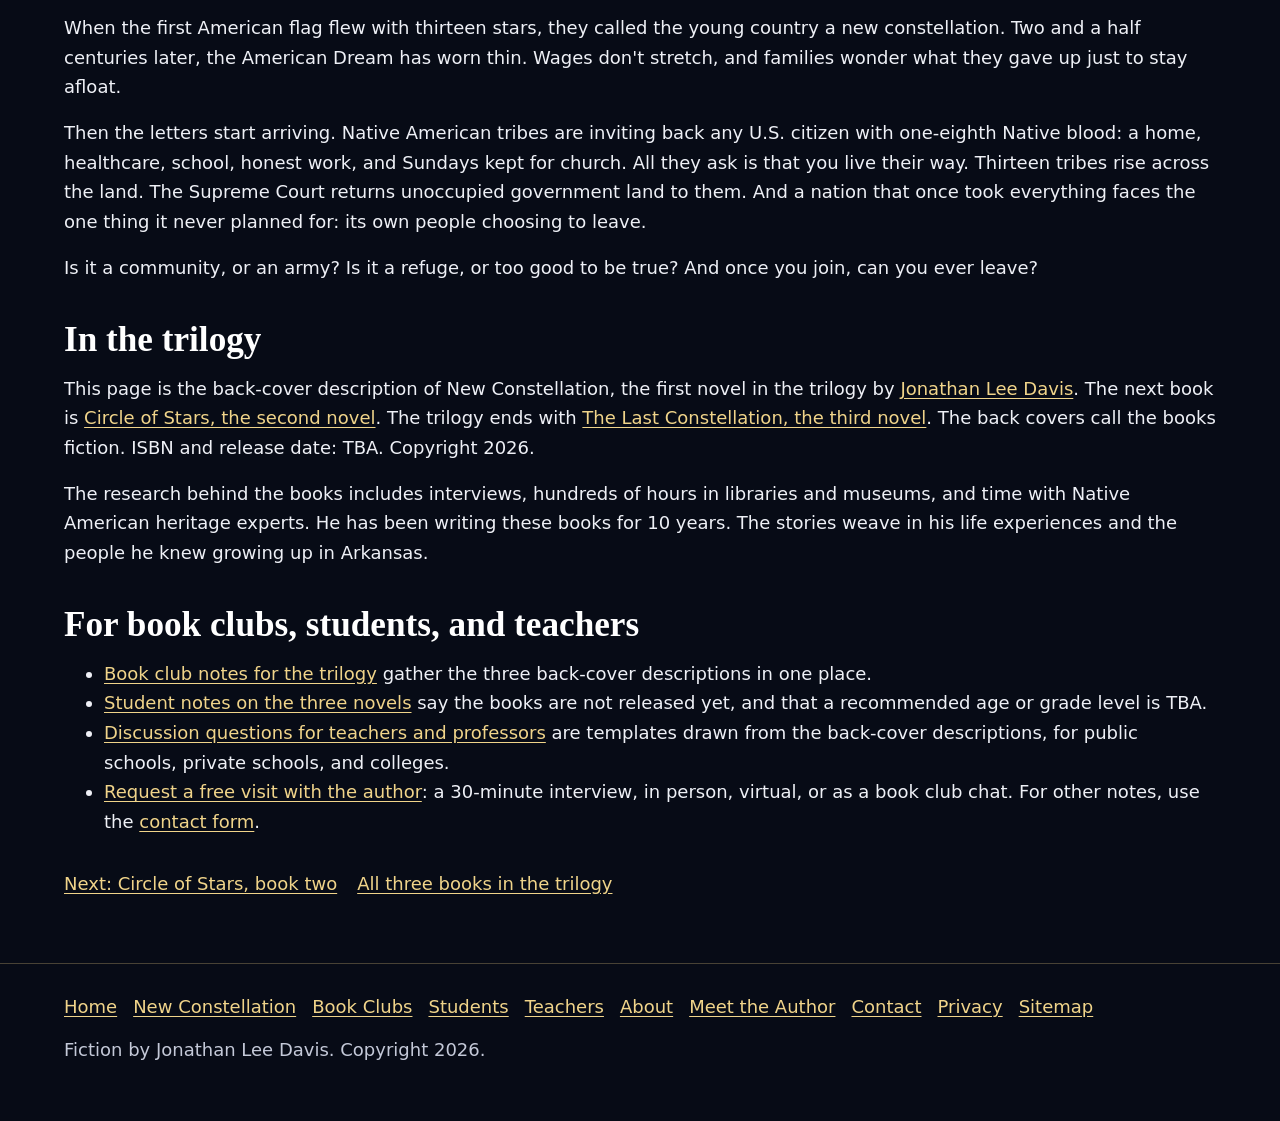
<file: books/new-constellation/index.html>
<!DOCTYPE html>
<html lang="en">
<head>
  <meta charset="utf-8">
  <meta name="viewport" content="width=device-width, initial-scale=1">
  <title>New Constellation · Jonathan Lee Davis</title>
  <meta name="description" content="New Constellation by Jonathan Lee Davis, book one. The American Dream wore thin. Then the letters arrived. Fiction. ISBN and release date: TBA.">
  <meta name="author" content="Jonathan Lee Davis">
  <meta name="robots" content="index,follow">
  <link rel="canonical" href="https://jonathanleedavis.com/books/new-constellation/">
  <meta name="theme-color" content="#070b16">
  <meta property="og:site_name" content="Jonathan Lee Davis">
  <meta property="og:title" content="New Constellation · Jonathan Lee Davis">
  <meta property="og:description" content="New Constellation by Jonathan Lee Davis, book one. The American Dream wore thin. Then the letters arrived. Fiction. ISBN and release date: TBA.">
  <meta property="og:type" content="book">
  <meta property="og:url" content="https://jonathanleedavis.com/books/new-constellation/">
  <meta property="og:image" content="https://jonathanleedavis.com/assets/images/og/new-constellation.jpg">
  <meta property="og:image:width" content="1200">
  <meta property="og:image:height" content="630">
  <meta property="og:image:alt" content="Front cover of New Constellation by Jonathan Lee Davis">
  <meta property="og:locale" content="en_US">
  <meta name="twitter:card" content="summary_large_image">
  <meta name="twitter:title" content="New Constellation · Jonathan Lee Davis">
  <meta name="twitter:description" content="New Constellation by Jonathan Lee Davis, book one. The American Dream wore thin. Then the letters arrived. Fiction. ISBN and release date: TBA.">
  <meta name="twitter:image" content="https://jonathanleedavis.com/assets/images/og/new-constellation.jpg">
  <meta name="twitter:image:alt" content="Front cover of New Constellation by Jonathan Lee Davis">
  <link rel="icon" href="/assets/favicon.svg" type="image/svg+xml">
  <link rel="stylesheet" href="/assets/css/site.css">
  <link rel="preload" as="image" href="/assets/images/covers/new-constellation-front-680.avif" type="image/avif" imagesrcset="/assets/images/covers/new-constellation-front-480.avif 480w, /assets/images/covers/new-constellation-front-680.avif 680w, /assets/images/covers/new-constellation-front-1200.avif 1200w" imagesizes="(min-width: 1100px) 34rem, (min-width: 800px) 46vw, 90vw" fetchpriority="high">
  <script>document.documentElement.classList.add("js");</script>
<script src="/assets/js/analytics.js" defer></script>

  <script type="application/ld+json">
{
  "@context": "https://schema.org",
  "@graph": [
    {
      "@type": "WebSite",
      "@id": "https://jonathanleedavis.com/#website",
      "url": "https://jonathanleedavis.com/",
      "name": "Jonathan Lee Davis",
      "alternateName": "New Constellation",
      "description": "New Constellation, Circle of Stars, and The Last Constellation: novels by Jonathan Lee Davis. Fiction. ISBN and release date: TBA.",
      "inLanguage": "en",
      "publisher": {
        "@id": "https://jonathanleedavis.com/about/#author"
      },
      "author": {
        "@id": "https://jonathanleedavis.com/about/#author"
      },
      "about": {
        "@id": "https://jonathanleedavis.com/#series"
      }
    },
    {
      "@type": "Person",
      "@id": "https://jonathanleedavis.com/about/#author",
      "name": "Jonathan Lee Davis",
      "givenName": "Jonathan",
      "additionalName": "Lee",
      "familyName": "Davis",
      "url": "https://jonathanleedavis.com/about/",
      "jobTitle": "Author",
      "email": "jon@verasail.com",
      "birthPlace": {
        "@type": "Place",
        "name": "Benton, Arkansas"
      },
      "alumniOf": [
        {
          "@type": "HighSchool",
          "name": "Sheridan High School"
        },
        {
          "@type": "CollegeOrUniversity",
          "name": "University of Central Arkansas"
        },
        {
          "@type": "CollegeOrUniversity",
          "name": "Arkansas Tech University",
          "description": "Graduated with a degree in sociology and a minor in military science."
        },
        {
          "@type": "CollegeOrUniversity",
          "name": "Harvard University",
          "description": "Attended graduate school."
        }
      ],
      "hasOccupation": [
        {
          "@type": "Occupation",
          "name": "Author"
        },
        {
          "@type": "Occupation",
          "name": "U.S. Army officer"
        },
        {
          "@type": "Occupation",
          "name": "Technology consultant"
        }
      ],
      "knowsLanguage": "en",
      "description": "Author of the New Constellation trilogy. Born in Benton, Arkansas. Attended several elementary and junior high schools across Arkansas, and graduated from Sheridan High School. Attended the University of Central Arkansas, then graduated from Arkansas Tech University with a degree in sociology and a minor in military science. Served as an active-duty officer in the U.S. Army and retired from the Army, then became a technology consultant. Attended graduate school at Harvard University. Has been writing these books for 10 years. The stories weave in his life experiences and the people he knew growing up in Arkansas. The research behind the books includes interviews, hundreds of hours in libraries and museums, and time with Native American heritage experts."
    },
    {
      "@type": "BookSeries",
      "@id": "https://jonathanleedavis.com/#series",
      "name": "New Constellation trilogy",
      "url": "https://jonathanleedavis.com/",
      "description": "Three novels by Jonathan Lee Davis: New Constellation, Circle of Stars, and The Last Constellation. The back covers call the books fiction. ISBN and release date for each book: TBA.",
      "inLanguage": "en",
      "author": {
        "@id": "https://jonathanleedavis.com/about/#author"
      },
      "hasPart": [
        {
          "@id": "https://jonathanleedavis.com/books/new-constellation/#book"
        },
        {
          "@id": "https://jonathanleedavis.com/books/circle-of-stars/#book"
        },
        {
          "@id": "https://jonathanleedavis.com/books/the-last-constellation/#book"
        }
      ]
    },
    {
      "@type": "Book",
      "@id": "https://jonathanleedavis.com/books/new-constellation/#book",
      "name": "New Constellation",
      "url": "https://jonathanleedavis.com/books/new-constellation/",
      "author": {
        "@id": "https://jonathanleedavis.com/about/#author"
      },
      "genre": "Fiction",
      "inLanguage": "en",
      "copyrightYear": 2026,
      "copyrightHolder": {
        "@id": "https://jonathanleedavis.com/about/#author"
      },
      "position": 1,
      "isPartOf": {
        "@id": "https://jonathanleedavis.com/#series"
      },
      "image": {
        "@type": "ImageObject",
        "url": "https://jonathanleedavis.com/assets/images/covers/new-constellation-front-680.jpg",
        "width": 680,
        "height": 1020,
        "caption": "Front cover of New Constellation by Jonathan Lee Davis"
      },
      "description": "The American Dream wore thin. Then the letters arrived. When the first American flag flew with thirteen stars, they called the young country a new constellation. Fiction. ISBN and release date: TBA."
    },
    {
      "@type": "Book",
      "@id": "https://jonathanleedavis.com/books/circle-of-stars/#book",
      "name": "Circle of Stars",
      "url": "https://jonathanleedavis.com/books/circle-of-stars/",
      "author": {
        "@id": "https://jonathanleedavis.com/about/#author"
      },
      "genre": "Fiction",
      "inLanguage": "en",
      "copyrightYear": 2026,
      "copyrightHolder": {
        "@id": "https://jonathanleedavis.com/about/#author"
      },
      "position": 2,
      "isPartOf": {
        "@id": "https://jonathanleedavis.com/#series"
      },
      "image": {
        "@type": "ImageObject",
        "url": "https://jonathanleedavis.com/assets/images/covers/circle-of-stars-front-680.jpg",
        "width": 680,
        "height": 1020,
        "caption": "Front cover of Circle of Stars by Jonathan Lee Davis"
      },
      "description": "The line held. Now it has to become a nation. The first American flag set its thirteen stars in a circle, so that no one stood above another. Fiction. ISBN and release date: TBA."
    },
    {
      "@type": "Book",
      "@id": "https://jonathanleedavis.com/books/the-last-constellation/#book",
      "name": "The Last Constellation",
      "url": "https://jonathanleedavis.com/books/the-last-constellation/",
      "author": {
        "@id": "https://jonathanleedavis.com/about/#author"
      },
      "genre": "Fiction",
      "inLanguage": "en",
      "copyrightYear": 2026,
      "copyrightHolder": {
        "@id": "https://jonathanleedavis.com/about/#author"
      },
      "position": 3,
      "isPartOf": {
        "@id": "https://jonathanleedavis.com/#series"
      },
      "image": {
        "@type": "ImageObject",
        "url": "https://jonathanleedavis.com/assets/images/covers/the-last-constellation-front-680.jpg",
        "width": 680,
        "height": 907,
        "caption": "Front cover of The Last Constellation by Jonathan Lee Davis"
      },
      "description": "The treaty is signed. Now the war comes home. Thirteen white stars on a blue field were once called a new constellation. Fiction. ISBN and release date: TBA."
    },
    {
      "@type": "BreadcrumbList",
      "@id": "https://jonathanleedavis.com/books/new-constellation/#breadcrumb",
      "itemListElement": [
        {
          "@type": "ListItem",
          "position": 1,
          "name": "Home",
          "item": "https://jonathanleedavis.com/"
        },
        {
          "@type": "ListItem",
          "position": 2,
          "name": "New Constellation trilogy",
          "item": "https://jonathanleedavis.com/#trilogy"
        },
        {
          "@type": "ListItem",
          "position": 3,
          "name": "New Constellation",
          "item": "https://jonathanleedavis.com/books/new-constellation/"
        }
      ]
    },
    {
      "@type": "WebPage",
      "@id": "https://jonathanleedavis.com/books/new-constellation/#webpage",
      "url": "https://jonathanleedavis.com/books/new-constellation/",
      "name": "New Constellation",
      "description": "New Constellation by Jonathan Lee Davis, book one. The American Dream wore thin. Then the letters arrived. Fiction. ISBN and release date: TBA.",
      "inLanguage": "en",
      "isPartOf": {
        "@id": "https://jonathanleedavis.com/#website"
      },
      "about": {
        "@id": "https://jonathanleedavis.com/#series"
      },
      "dateModified": "2026-11-15",
      "primaryImageOfPage": {
        "@type": "ImageObject",
        "url": "https://jonathanleedavis.com/assets/images/og/new-constellation.jpg",
        "width": 1200,
        "height": 630
      },
      "mainEntity": {
        "@id": "https://jonathanleedavis.com/books/new-constellation/#book"
      },
      "breadcrumb": {
        "@id": "https://jonathanleedavis.com/books/new-constellation/#breadcrumb"
      }
    }
  ]
}
  </script></head>
<body>
  <div class="sky" aria-hidden="true"></div>
  <div class="sky-lines" aria-hidden="true"></div>
  <a class="skip" href="#content">Skip to content</a>
  <header class="site-header">
    <div class="header-inner">
      <a class="brand" href="/">
        <span class="brand-name">Jonathan Lee Davis</span>
        <span class="brand-mark">New Constellation</span>
      </a>
      <button type="button" class="nav-toggle" aria-expanded="false" aria-controls="site-nav">
        <span class="nav-toggle-label">Menu</span>
      </button>
      <nav class="site-nav" id="site-nav" aria-label="Primary">
        <ul>
          <li><a href="/#trilogy" aria-current="page">New Constellation</a></li><li><a href="/book-clubs/">Book Clubs</a></li><li><a href="/students/">Students</a></li><li><a href="/teachers/">Teachers</a></li><li><a href="/about/">About</a></li><li><a href="/contact/">Contact</a></li>
        </ul>
      </nav>
    </div>
  </header>
  <main id="content" tabindex="-1">
    <div class="wrap">
      <nav class="breadcrumb" aria-label="Breadcrumb"><ol><li><a href="/">Home</a></li><li><a href="/#trilogy">New Constellation trilogy</a></li><li aria-current="page">New Constellation</li></ol></nav>
      <p class="kicker">Book One of the New Constellation Trilogy</p>
      <h1>New Constellation</h1>
      <p class="lede">The American Dream wore thin. Then the letters arrived.</p>
      <div class="book-covers">
        <div>
          <button type="button" class="cover-button" data-enlarge data-full="/assets/images/covers/new-constellation-front.jpg" data-label="Front cover of New Constellation by Jonathan Lee Davis" aria-haspopup="dialog">
            <picture><source type="image/avif" srcset="/assets/images/covers/new-constellation-front-480.avif 480w, /assets/images/covers/new-constellation-front-680.avif 680w, /assets/images/covers/new-constellation-front-1200.avif 1200w" sizes="(min-width: 1100px) 34rem, (min-width: 800px) 46vw, 90vw"><source type="image/webp" srcset="/assets/images/covers/new-constellation-front-480.webp 480w, /assets/images/covers/new-constellation-front-680.webp 680w, /assets/images/covers/new-constellation-front-1200.webp 1200w" sizes="(min-width: 1100px) 34rem, (min-width: 800px) 46vw, 90vw"><img src="/assets/images/covers/new-constellation-front-680.jpg" srcset="/assets/images/covers/new-constellation-front-480.jpg 480w, /assets/images/covers/new-constellation-front-680.jpg 680w, /assets/images/covers/new-constellation-front-1200.jpg 1200w" sizes="(min-width: 1100px) 34rem, (min-width: 800px) 46vw, 90vw" width="680" height="1020" alt="Front cover of New Constellation by Jonathan Lee Davis" decoding="async" fetchpriority="high"></picture>
            <span class="enlarge-hint">Front cover. Select to enlarge. <span class="visually-hidden">Front cover of New Constellation by Jonathan Lee Davis</span></span>
          </button>
        </div>
        <div>
          <button type="button" class="cover-button" data-enlarge data-full="/assets/images/covers/new-constellation-back.jpg" data-label="Back cover of New Constellation by Jonathan Lee Davis" aria-haspopup="dialog">
            <picture><source type="image/avif" srcset="/assets/images/covers/new-constellation-back-480.avif 480w, /assets/images/covers/new-constellation-back-680.avif 680w, /assets/images/covers/new-constellation-back-1200.avif 1200w" sizes="(min-width: 1100px) 34rem, (min-width: 800px) 46vw, 90vw"><source type="image/webp" srcset="/assets/images/covers/new-constellation-back-480.webp 480w, /assets/images/covers/new-constellation-back-680.webp 680w, /assets/images/covers/new-constellation-back-1200.webp 1200w" sizes="(min-width: 1100px) 34rem, (min-width: 800px) 46vw, 90vw"><img src="/assets/images/covers/new-constellation-back-680.jpg" srcset="/assets/images/covers/new-constellation-back-480.jpg 480w, /assets/images/covers/new-constellation-back-680.jpg 680w, /assets/images/covers/new-constellation-back-1200.jpg 1200w" sizes="(min-width: 1100px) 34rem, (min-width: 800px) 46vw, 90vw" width="680" height="1020" alt="Back cover of New Constellation by Jonathan Lee Davis" decoding="async" loading="lazy" fetchpriority="low"></picture>
            <span class="enlarge-hint">Back cover. Select to enlarge. <span class="visually-hidden">Back cover of New Constellation by Jonathan Lee Davis</span></span>
          </button>
        </div>
      </div>
      <div class="actions">
        <button type="button" class="button" data-amazon-book="new-constellation" aria-describedby="amazon-note">Coming soon to Amazon</button>
      </div>
      <p id="amazon-note" class="muted">The button stays off until an Amazon address is added for this book.</p>
      <dl class="facts">
        <dt>Author</dt><dd><a href="/about/">Jonathan Lee Davis</a></dd>
        <dt>Genre</dt><dd>Fiction, a novel</dd>
        <dt>Series</dt><dd><a href="/#trilogy">New Constellation trilogy</a></dd>
        <dt>ISBN</dt><dd>TBA</dd>
        <dt>Release date</dt><dd>TBA</dd>
        <dt>Copyright</dt><dd>2026</dd>
      </dl>
      <h2>Description</h2>
      <p>When the first American flag flew with thirteen stars, they called the young country a new constellation. Two and a half centuries later, the American Dream has worn thin. Wages don't stretch, and families wonder what they gave up just to stay afloat.</p><p>Then the letters start arriving. Native American tribes are inviting back any U.S. citizen with one-eighth Native blood: a home, healthcare, school, honest work, and Sundays kept for church. All they ask is that you live their way. Thirteen tribes rise across the land. The Supreme Court returns unoccupied government land to them. And a nation that once took everything faces the one thing it never planned for: its own people choosing to leave.</p><p>Is it a community, or an army? Is it a refuge, or too good to be true? And once you join, can you ever leave?</p>
            <h2>In the trilogy</h2>
      <p>This page is the back-cover description of New Constellation, the first novel in the trilogy by <a href="/about/">Jonathan Lee Davis</a>. The next book is <a href="/books/circle-of-stars/">Circle of Stars, the second novel</a>. The trilogy ends with <a href="/books/the-last-constellation/">The Last Constellation, the third novel</a>. The back covers call the books fiction. ISBN and release date: TBA. Copyright 2026.</p>
      <p>The research behind the books includes interviews, hundreds of hours in libraries and museums, and time with Native American heritage experts. He has been writing these books for 10 years. The stories weave in his life experiences and the people he knew growing up in Arkansas.</p>
      <h2>For book clubs, students, and teachers</h2>
      <ul>
        <li><a href="/book-clubs/">Book club notes for the trilogy</a> gather the three back-cover descriptions in one place.</li>
        <li><a href="/students/">Student notes on the three novels</a> say the books are not released yet, and that a recommended age or grade level is TBA.</li>
        <li><a href="/teachers/">Discussion questions for teachers and professors</a> are templates drawn from the back-cover descriptions, for public schools, private schools, and colleges.</li>
        <li><a href="/meet/#visit-request">Request a free visit with the author</a>: a 30-minute interview, in person, virtual, or as a book club chat. For other notes, use the <a href="/contact/">contact form</a>.</li>
      </ul>
      <nav class="pager" aria-label="Other books"><a href="/books/circle-of-stars/">Next: Circle of Stars, book two</a><a href="/#trilogy">All three books in the trilogy</a></nav>
      <dialog id="lightbox" aria-labelledby="lightbox-caption">
        <form method="dialog"><button type="submit" class="button lightbox-close">Close</button></form>
        <figure>
          <img alt="" width="1200" height="1800">
          <figcaption id="lightbox-caption"></figcaption>
        </figure>
      </dialog>
    </div>
  </main>
  <footer class="site-footer">
    <div class="wrap">
      <nav class="footer-nav" aria-label="Footer">
        <ul><li><a href="/">Home</a></li><li><a href="/#trilogy">New Constellation</a></li><li><a href="/book-clubs/">Book Clubs</a></li><li><a href="/students/">Students</a></li><li><a href="/teachers/">Teachers</a></li><li><a href="/about/">About</a></li><li><a href="/meet/">Meet the Author</a></li><li><a href="/contact/">Contact</a></li><li><a href="/privacy/">Privacy</a></li><li><a href="/sitemap.html">Sitemap</a></li></ul>
      </nav>
      <p>Fiction by Jonathan Lee Davis. Copyright 2026.</p>
    </div>
  </footer>
  <script src="/assets/js/links-config.js" defer></script><script src="/assets/js/amazon.js" defer></script><script src="/assets/js/site.js" defer></script>
</body>
</html>
</file>
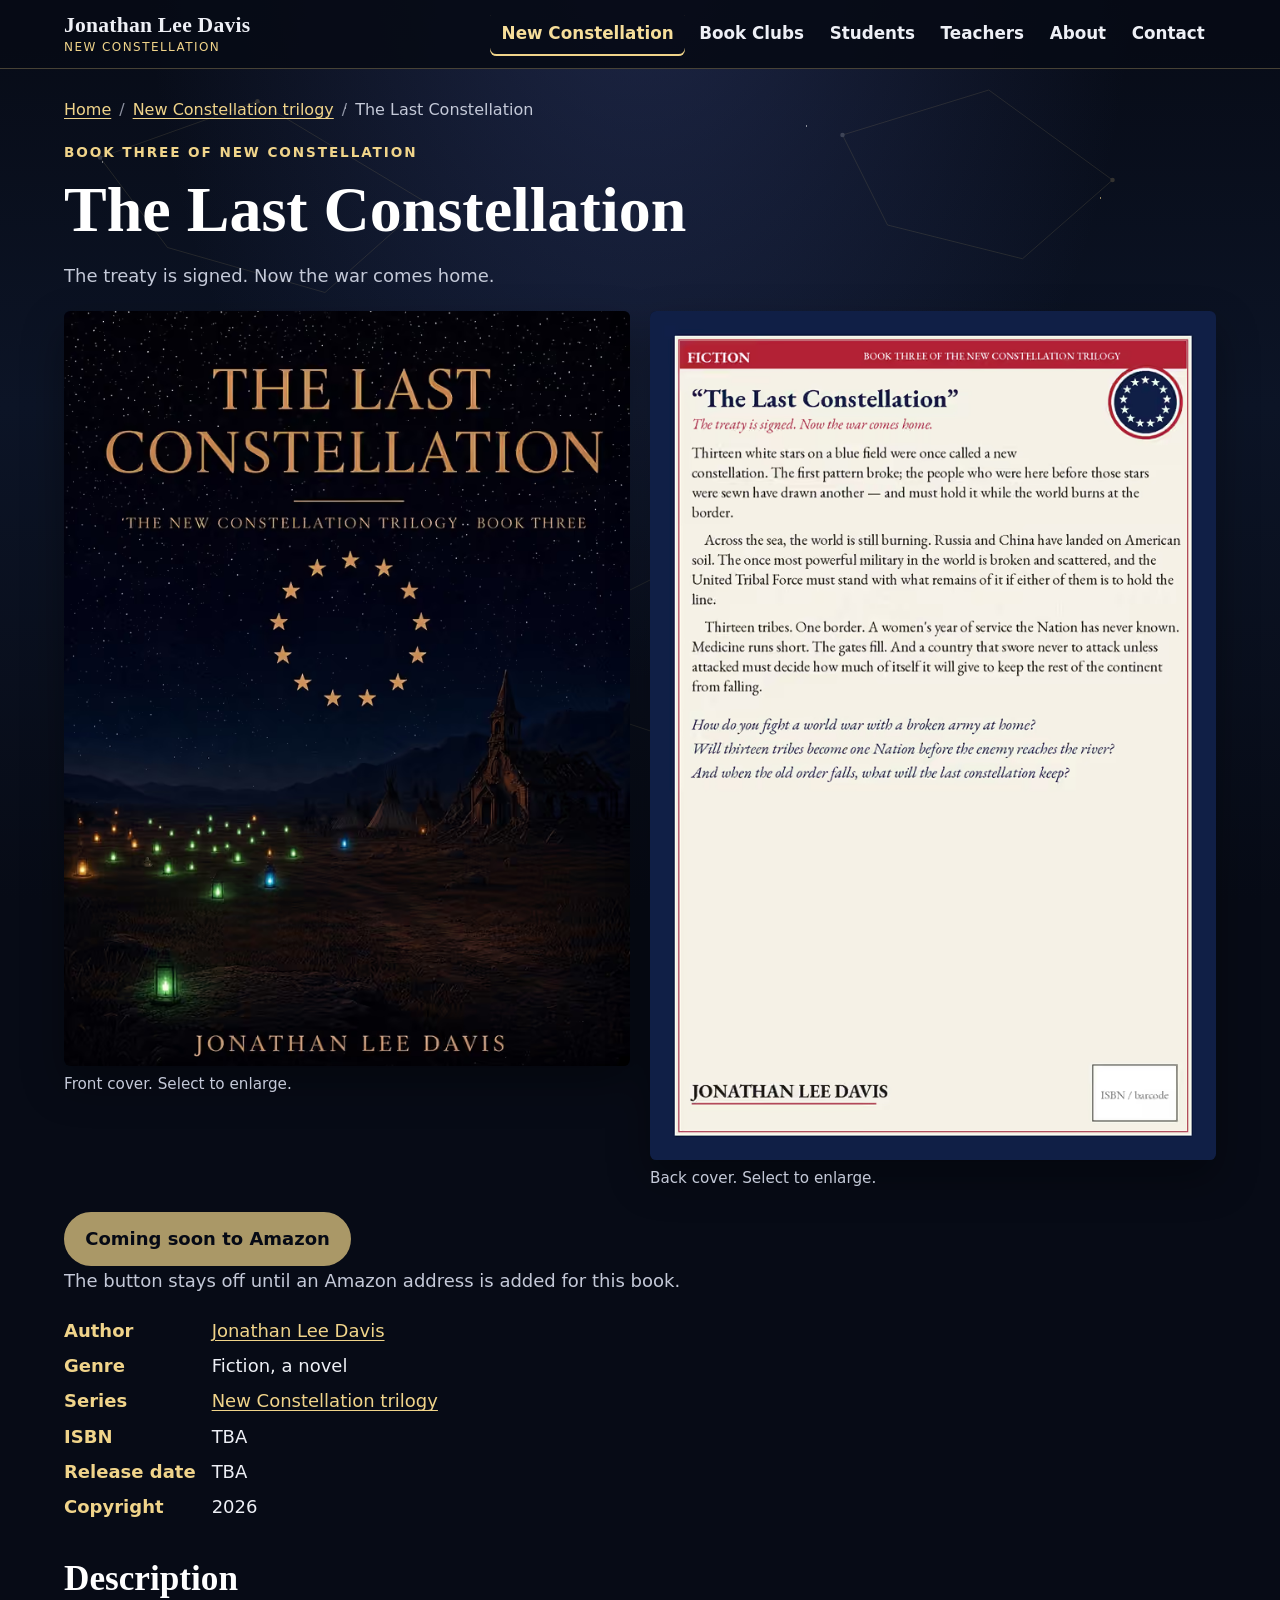
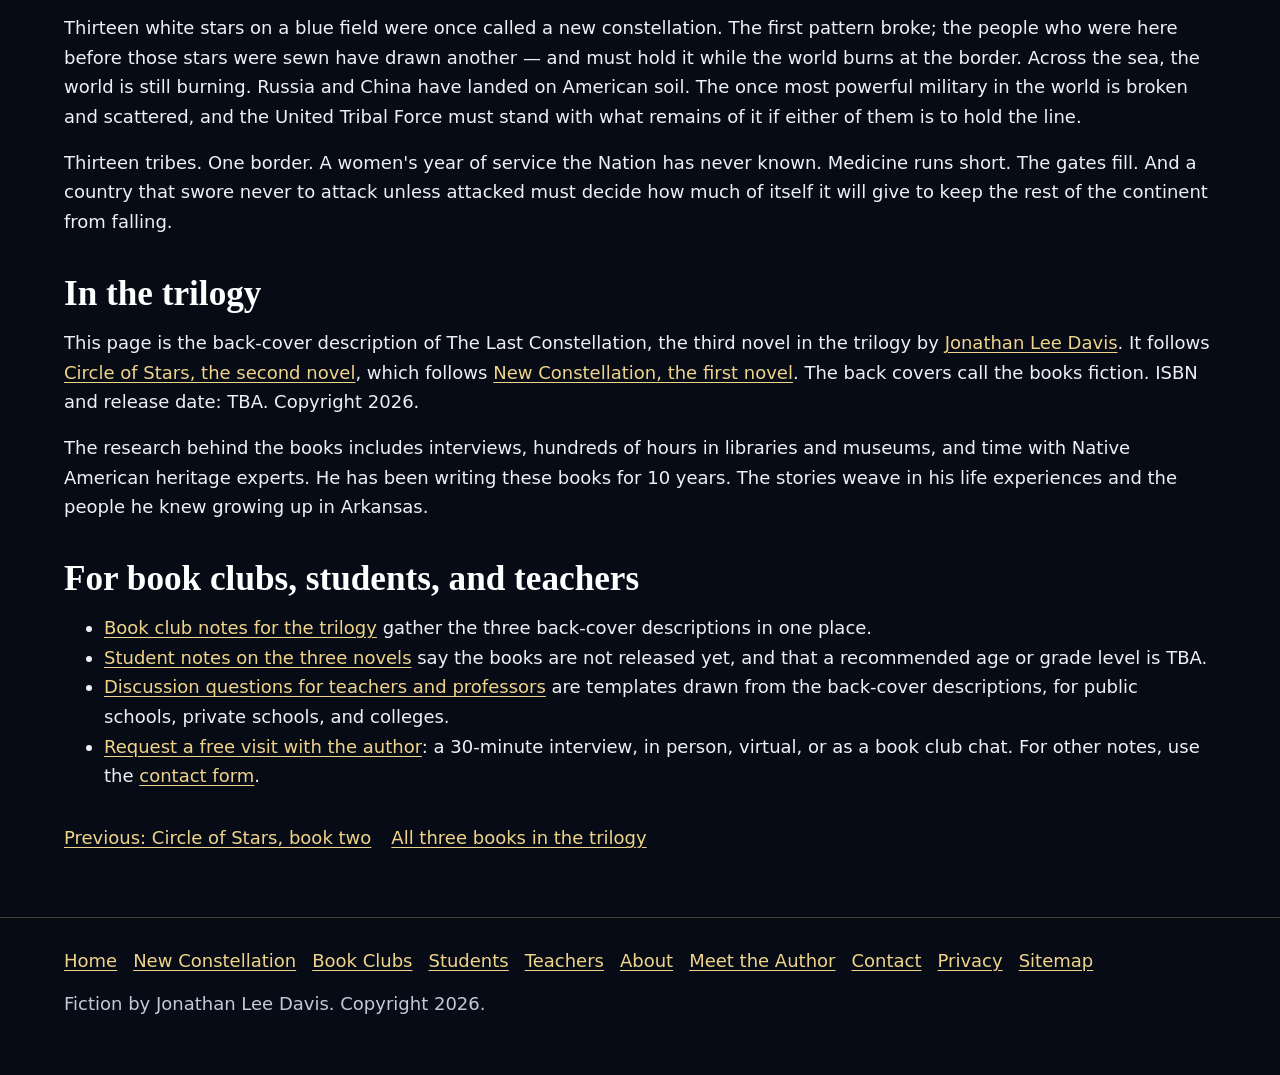
<file: books/the-last-constellation/index.html>
<!DOCTYPE html>
<html lang="en">
<head>
  <meta charset="utf-8">
  <meta name="viewport" content="width=device-width, initial-scale=1">
  <title>The Last Constellation · Jonathan Lee Davis</title>
  <meta name="description" content="The Last Constellation by Jonathan Lee Davis, book three. The treaty is signed. Now the war comes home. Fiction. ISBN and release date: TBA.">
  <meta name="author" content="Jonathan Lee Davis">
  <meta name="robots" content="index,follow">
  <link rel="canonical" href="https://jonathanleedavis.com/books/the-last-constellation/">
  <meta name="theme-color" content="#070b16">
  <meta property="og:site_name" content="Jonathan Lee Davis">
  <meta property="og:title" content="The Last Constellation · Jonathan Lee Davis">
  <meta property="og:description" content="The Last Constellation by Jonathan Lee Davis, book three. The treaty is signed. Now the war comes home. Fiction. ISBN and release date: TBA.">
  <meta property="og:type" content="book">
  <meta property="og:url" content="https://jonathanleedavis.com/books/the-last-constellation/">
  <meta property="og:image" content="https://jonathanleedavis.com/assets/images/og/the-last-constellation.jpg">
  <meta property="og:image:width" content="1200">
  <meta property="og:image:height" content="630">
  <meta property="og:image:alt" content="Front cover of The Last Constellation by Jonathan Lee Davis">
  <meta property="og:locale" content="en_US">
  <meta name="twitter:card" content="summary_large_image">
  <meta name="twitter:title" content="The Last Constellation · Jonathan Lee Davis">
  <meta name="twitter:description" content="The Last Constellation by Jonathan Lee Davis, book three. The treaty is signed. Now the war comes home. Fiction. ISBN and release date: TBA.">
  <meta name="twitter:image" content="https://jonathanleedavis.com/assets/images/og/the-last-constellation.jpg">
  <meta name="twitter:image:alt" content="Front cover of The Last Constellation by Jonathan Lee Davis">
  <link rel="icon" href="/assets/favicon.svg" type="image/svg+xml">
  <link rel="stylesheet" href="/assets/css/site.css">
  <link rel="preload" as="image" href="/assets/images/covers/the-last-constellation-front-680.avif" type="image/avif" imagesrcset="/assets/images/covers/the-last-constellation-front-480.avif 480w, /assets/images/covers/the-last-constellation-front-680.avif 680w" imagesizes="(min-width: 1100px) 34rem, (min-width: 800px) 46vw, 90vw" fetchpriority="high">
  <script>document.documentElement.classList.add("js");</script>
<script src="/assets/js/analytics.js" defer></script>

  <script type="application/ld+json">
{
  "@context": "https://schema.org",
  "@graph": [
    {
      "@type": "WebSite",
      "@id": "https://jonathanleedavis.com/#website",
      "url": "https://jonathanleedavis.com/",
      "name": "Jonathan Lee Davis",
      "alternateName": "New Constellation",
      "description": "New Constellation, Circle of Stars, and The Last Constellation: novels by Jonathan Lee Davis. Fiction. ISBN and release date: TBA.",
      "inLanguage": "en",
      "publisher": {
        "@id": "https://jonathanleedavis.com/about/#author"
      },
      "author": {
        "@id": "https://jonathanleedavis.com/about/#author"
      },
      "about": {
        "@id": "https://jonathanleedavis.com/#series"
      }
    },
    {
      "@type": "Person",
      "@id": "https://jonathanleedavis.com/about/#author",
      "name": "Jonathan Lee Davis",
      "givenName": "Jonathan",
      "additionalName": "Lee",
      "familyName": "Davis",
      "url": "https://jonathanleedavis.com/about/",
      "jobTitle": "Author",
      "email": "jon@verasail.com",
      "birthPlace": {
        "@type": "Place",
        "name": "Benton, Arkansas"
      },
      "alumniOf": [
        {
          "@type": "HighSchool",
          "name": "Sheridan High School"
        },
        {
          "@type": "CollegeOrUniversity",
          "name": "University of Central Arkansas"
        },
        {
          "@type": "CollegeOrUniversity",
          "name": "Arkansas Tech University",
          "description": "Graduated with a degree in sociology and a minor in military science."
        },
        {
          "@type": "CollegeOrUniversity",
          "name": "Harvard University",
          "description": "Attended graduate school."
        }
      ],
      "hasOccupation": [
        {
          "@type": "Occupation",
          "name": "Author"
        },
        {
          "@type": "Occupation",
          "name": "U.S. Army officer"
        },
        {
          "@type": "Occupation",
          "name": "Technology consultant"
        }
      ],
      "knowsLanguage": "en",
      "description": "Author of the New Constellation trilogy. Born in Benton, Arkansas. Attended several elementary and junior high schools across Arkansas, and graduated from Sheridan High School. Attended the University of Central Arkansas, then graduated from Arkansas Tech University with a degree in sociology and a minor in military science. Served as an active-duty officer in the U.S. Army and retired from the Army, then became a technology consultant. Attended graduate school at Harvard University. Has been writing these books for 10 years. The stories weave in his life experiences and the people he knew growing up in Arkansas. The research behind the books includes interviews, hundreds of hours in libraries and museums, and time with Native American heritage experts."
    },
    {
      "@type": "BookSeries",
      "@id": "https://jonathanleedavis.com/#series",
      "name": "New Constellation trilogy",
      "url": "https://jonathanleedavis.com/",
      "description": "Three novels by Jonathan Lee Davis: New Constellation, Circle of Stars, and The Last Constellation. The back covers call the books fiction. ISBN and release date for each book: TBA.",
      "inLanguage": "en",
      "author": {
        "@id": "https://jonathanleedavis.com/about/#author"
      },
      "hasPart": [
        {
          "@id": "https://jonathanleedavis.com/books/new-constellation/#book"
        },
        {
          "@id": "https://jonathanleedavis.com/books/circle-of-stars/#book"
        },
        {
          "@id": "https://jonathanleedavis.com/books/the-last-constellation/#book"
        }
      ]
    },
    {
      "@type": "Book",
      "@id": "https://jonathanleedavis.com/books/new-constellation/#book",
      "name": "New Constellation",
      "url": "https://jonathanleedavis.com/books/new-constellation/",
      "author": {
        "@id": "https://jonathanleedavis.com/about/#author"
      },
      "genre": "Fiction",
      "inLanguage": "en",
      "copyrightYear": 2026,
      "copyrightHolder": {
        "@id": "https://jonathanleedavis.com/about/#author"
      },
      "position": 1,
      "isPartOf": {
        "@id": "https://jonathanleedavis.com/#series"
      },
      "image": {
        "@type": "ImageObject",
        "url": "https://jonathanleedavis.com/assets/images/covers/new-constellation-front-680.jpg",
        "width": 680,
        "height": 1020,
        "caption": "Front cover of New Constellation by Jonathan Lee Davis"
      },
      "description": "The American Dream wore thin. Then the letters arrived. When the first American flag flew with thirteen stars, they called the young country a new constellation. Fiction. ISBN and release date: TBA."
    },
    {
      "@type": "Book",
      "@id": "https://jonathanleedavis.com/books/circle-of-stars/#book",
      "name": "Circle of Stars",
      "url": "https://jonathanleedavis.com/books/circle-of-stars/",
      "author": {
        "@id": "https://jonathanleedavis.com/about/#author"
      },
      "genre": "Fiction",
      "inLanguage": "en",
      "copyrightYear": 2026,
      "copyrightHolder": {
        "@id": "https://jonathanleedavis.com/about/#author"
      },
      "position": 2,
      "isPartOf": {
        "@id": "https://jonathanleedavis.com/#series"
      },
      "image": {
        "@type": "ImageObject",
        "url": "https://jonathanleedavis.com/assets/images/covers/circle-of-stars-front-680.jpg",
        "width": 680,
        "height": 1020,
        "caption": "Front cover of Circle of Stars by Jonathan Lee Davis"
      },
      "description": "The line held. Now it has to become a nation. The first American flag set its thirteen stars in a circle, so that no one stood above another. Fiction. ISBN and release date: TBA."
    },
    {
      "@type": "Book",
      "@id": "https://jonathanleedavis.com/books/the-last-constellation/#book",
      "name": "The Last Constellation",
      "url": "https://jonathanleedavis.com/books/the-last-constellation/",
      "author": {
        "@id": "https://jonathanleedavis.com/about/#author"
      },
      "genre": "Fiction",
      "inLanguage": "en",
      "copyrightYear": 2026,
      "copyrightHolder": {
        "@id": "https://jonathanleedavis.com/about/#author"
      },
      "position": 3,
      "isPartOf": {
        "@id": "https://jonathanleedavis.com/#series"
      },
      "image": {
        "@type": "ImageObject",
        "url": "https://jonathanleedavis.com/assets/images/covers/the-last-constellation-front-680.jpg",
        "width": 680,
        "height": 907,
        "caption": "Front cover of The Last Constellation by Jonathan Lee Davis"
      },
      "description": "The treaty is signed. Now the war comes home. Thirteen white stars on a blue field were once called a new constellation. Fiction. ISBN and release date: TBA."
    },
    {
      "@type": "BreadcrumbList",
      "@id": "https://jonathanleedavis.com/books/the-last-constellation/#breadcrumb",
      "itemListElement": [
        {
          "@type": "ListItem",
          "position": 1,
          "name": "Home",
          "item": "https://jonathanleedavis.com/"
        },
        {
          "@type": "ListItem",
          "position": 2,
          "name": "New Constellation trilogy",
          "item": "https://jonathanleedavis.com/#trilogy"
        },
        {
          "@type": "ListItem",
          "position": 3,
          "name": "The Last Constellation",
          "item": "https://jonathanleedavis.com/books/the-last-constellation/"
        }
      ]
    },
    {
      "@type": "WebPage",
      "@id": "https://jonathanleedavis.com/books/the-last-constellation/#webpage",
      "url": "https://jonathanleedavis.com/books/the-last-constellation/",
      "name": "The Last Constellation",
      "description": "The Last Constellation by Jonathan Lee Davis, book three. The treaty is signed. Now the war comes home. Fiction. ISBN and release date: TBA.",
      "inLanguage": "en",
      "isPartOf": {
        "@id": "https://jonathanleedavis.com/#website"
      },
      "about": {
        "@id": "https://jonathanleedavis.com/#series"
      },
      "dateModified": "2026-11-15",
      "primaryImageOfPage": {
        "@type": "ImageObject",
        "url": "https://jonathanleedavis.com/assets/images/og/the-last-constellation.jpg",
        "width": 1200,
        "height": 630
      },
      "mainEntity": {
        "@id": "https://jonathanleedavis.com/books/the-last-constellation/#book"
      },
      "breadcrumb": {
        "@id": "https://jonathanleedavis.com/books/the-last-constellation/#breadcrumb"
      }
    }
  ]
}
  </script></head>
<body>
  <div class="sky" aria-hidden="true"></div>
  <div class="sky-lines" aria-hidden="true"></div>
  <a class="skip" href="#content">Skip to content</a>
  <header class="site-header">
    <div class="header-inner">
      <a class="brand" href="/">
        <span class="brand-name">Jonathan Lee Davis</span>
        <span class="brand-mark">New Constellation</span>
      </a>
      <button type="button" class="nav-toggle" aria-expanded="false" aria-controls="site-nav">
        <span class="nav-toggle-label">Menu</span>
      </button>
      <nav class="site-nav" id="site-nav" aria-label="Primary">
        <ul>
          <li><a href="/#trilogy" aria-current="page">New Constellation</a></li><li><a href="/book-clubs/">Book Clubs</a></li><li><a href="/students/">Students</a></li><li><a href="/teachers/">Teachers</a></li><li><a href="/about/">About</a></li><li><a href="/contact/">Contact</a></li>
        </ul>
      </nav>
    </div>
  </header>
  <main id="content" tabindex="-1">
    <div class="wrap">
      <nav class="breadcrumb" aria-label="Breadcrumb"><ol><li><a href="/">Home</a></li><li><a href="/#trilogy">New Constellation trilogy</a></li><li aria-current="page">The Last Constellation</li></ol></nav>
      <p class="kicker">Book Three of New Constellation</p>
      <h1>The Last Constellation</h1>
      <p class="lede">The treaty is signed. Now the war comes home.</p>
      <div class="book-covers">
        <div>
          <button type="button" class="cover-button" data-enlarge data-full="/assets/images/covers/the-last-constellation-front.jpg" data-label="Front cover of The Last Constellation by Jonathan Lee Davis" aria-haspopup="dialog">
            <picture><source type="image/avif" srcset="/assets/images/covers/the-last-constellation-front-480.avif 480w, /assets/images/covers/the-last-constellation-front-680.avif 680w" sizes="(min-width: 1100px) 34rem, (min-width: 800px) 46vw, 90vw"><source type="image/webp" srcset="/assets/images/covers/the-last-constellation-front-480.webp 480w, /assets/images/covers/the-last-constellation-front-680.webp 680w" sizes="(min-width: 1100px) 34rem, (min-width: 800px) 46vw, 90vw"><img src="/assets/images/covers/the-last-constellation-front-680.jpg" srcset="/assets/images/covers/the-last-constellation-front-480.jpg 480w, /assets/images/covers/the-last-constellation-front-680.jpg 680w" sizes="(min-width: 1100px) 34rem, (min-width: 800px) 46vw, 90vw" width="680" height="907" alt="Front cover of The Last Constellation by Jonathan Lee Davis" decoding="async" fetchpriority="high"></picture>
            <span class="enlarge-hint">Front cover. Select to enlarge. <span class="visually-hidden">Front cover of The Last Constellation by Jonathan Lee Davis</span></span>
          </button>
        </div>
        <div>
          <button type="button" class="cover-button" data-enlarge data-full="/assets/images/covers/the-last-constellation-back.jpg" data-label="Back cover of The Last Constellation by Jonathan Lee Davis" aria-haspopup="dialog">
            <picture><source type="image/avif" srcset="/assets/images/covers/the-last-constellation-back-480.avif 480w, /assets/images/covers/the-last-constellation-back-680.avif 680w, /assets/images/covers/the-last-constellation-back-1200.avif 1200w" sizes="(min-width: 1100px) 34rem, (min-width: 800px) 46vw, 90vw"><source type="image/webp" srcset="/assets/images/covers/the-last-constellation-back-480.webp 480w, /assets/images/covers/the-last-constellation-back-680.webp 680w, /assets/images/covers/the-last-constellation-back-1200.webp 1200w" sizes="(min-width: 1100px) 34rem, (min-width: 800px) 46vw, 90vw"><img src="/assets/images/covers/the-last-constellation-back-680.jpg" srcset="/assets/images/covers/the-last-constellation-back-480.jpg 480w, /assets/images/covers/the-last-constellation-back-680.jpg 680w, /assets/images/covers/the-last-constellation-back-1200.jpg 1200w" sizes="(min-width: 1100px) 34rem, (min-width: 800px) 46vw, 90vw" width="680" height="1020" alt="Back cover of The Last Constellation by Jonathan Lee Davis" decoding="async" loading="lazy" fetchpriority="low"></picture>
            <span class="enlarge-hint">Back cover. Select to enlarge. <span class="visually-hidden">Back cover of The Last Constellation by Jonathan Lee Davis</span></span>
          </button>
        </div>
      </div>
      <div class="actions">
        <button type="button" class="button" data-amazon-book="the-last-constellation" aria-describedby="amazon-note">Coming soon to Amazon</button>
      </div>
      <p id="amazon-note" class="muted">The button stays off until an Amazon address is added for this book.</p>
      <dl class="facts">
        <dt>Author</dt><dd><a href="/about/">Jonathan Lee Davis</a></dd>
        <dt>Genre</dt><dd>Fiction, a novel</dd>
        <dt>Series</dt><dd><a href="/#trilogy">New Constellation trilogy</a></dd>
        <dt>ISBN</dt><dd>TBA</dd>
        <dt>Release date</dt><dd>TBA</dd>
        <dt>Copyright</dt><dd>2026</dd>
      </dl>
      <h2>Description</h2>
      <p>Thirteen white stars on a blue field were once called a new constellation. The first pattern broke; the people who were here before those stars were sewn have drawn another — and must hold it while the world burns at the border. Across the sea, the world is still burning. Russia and China have landed on American soil. The once most powerful military in the world is broken and scattered, and the United Tribal Force must stand with what remains of it if either of them is to hold the line.</p><p>Thirteen tribes. One border. A women's year of service the Nation has never known. Medicine runs short. The gates fill. And a country that swore never to attack unless attacked must decide how much of itself it will give to keep the rest of the continent from falling.</p>
            <h2>In the trilogy</h2>
      <p>This page is the back-cover description of The Last Constellation, the third novel in the trilogy by <a href="/about/">Jonathan Lee Davis</a>. It follows <a href="/books/circle-of-stars/">Circle of Stars, the second novel</a>, which follows <a href="/books/new-constellation/">New Constellation, the first novel</a>. The back covers call the books fiction. ISBN and release date: TBA. Copyright 2026.</p>
      <p>The research behind the books includes interviews, hundreds of hours in libraries and museums, and time with Native American heritage experts. He has been writing these books for 10 years. The stories weave in his life experiences and the people he knew growing up in Arkansas.</p>
      <h2>For book clubs, students, and teachers</h2>
      <ul>
        <li><a href="/book-clubs/">Book club notes for the trilogy</a> gather the three back-cover descriptions in one place.</li>
        <li><a href="/students/">Student notes on the three novels</a> say the books are not released yet, and that a recommended age or grade level is TBA.</li>
        <li><a href="/teachers/">Discussion questions for teachers and professors</a> are templates drawn from the back-cover descriptions, for public schools, private schools, and colleges.</li>
        <li><a href="/meet/#visit-request">Request a free visit with the author</a>: a 30-minute interview, in person, virtual, or as a book club chat. For other notes, use the <a href="/contact/">contact form</a>.</li>
      </ul>
      <nav class="pager" aria-label="Other books"><a href="/books/circle-of-stars/">Previous: Circle of Stars, book two</a><a href="/#trilogy">All three books in the trilogy</a></nav>
      <dialog id="lightbox" aria-labelledby="lightbox-caption">
        <form method="dialog"><button type="submit" class="button lightbox-close">Close</button></form>
        <figure>
          <img alt="" width="1200" height="1800">
          <figcaption id="lightbox-caption"></figcaption>
        </figure>
      </dialog>
    </div>
  </main>
  <footer class="site-footer">
    <div class="wrap">
      <nav class="footer-nav" aria-label="Footer">
        <ul><li><a href="/">Home</a></li><li><a href="/#trilogy">New Constellation</a></li><li><a href="/book-clubs/">Book Clubs</a></li><li><a href="/students/">Students</a></li><li><a href="/teachers/">Teachers</a></li><li><a href="/about/">About</a></li><li><a href="/meet/">Meet the Author</a></li><li><a href="/contact/">Contact</a></li><li><a href="/privacy/">Privacy</a></li><li><a href="/sitemap.html">Sitemap</a></li></ul>
      </nav>
      <p>Fiction by Jonathan Lee Davis. Copyright 2026.</p>
    </div>
  </footer>
  <script src="/assets/js/links-config.js" defer></script><script src="/assets/js/amazon.js" defer></script><script src="/assets/js/site.js" defer></script>
</body>
</html>
</file>
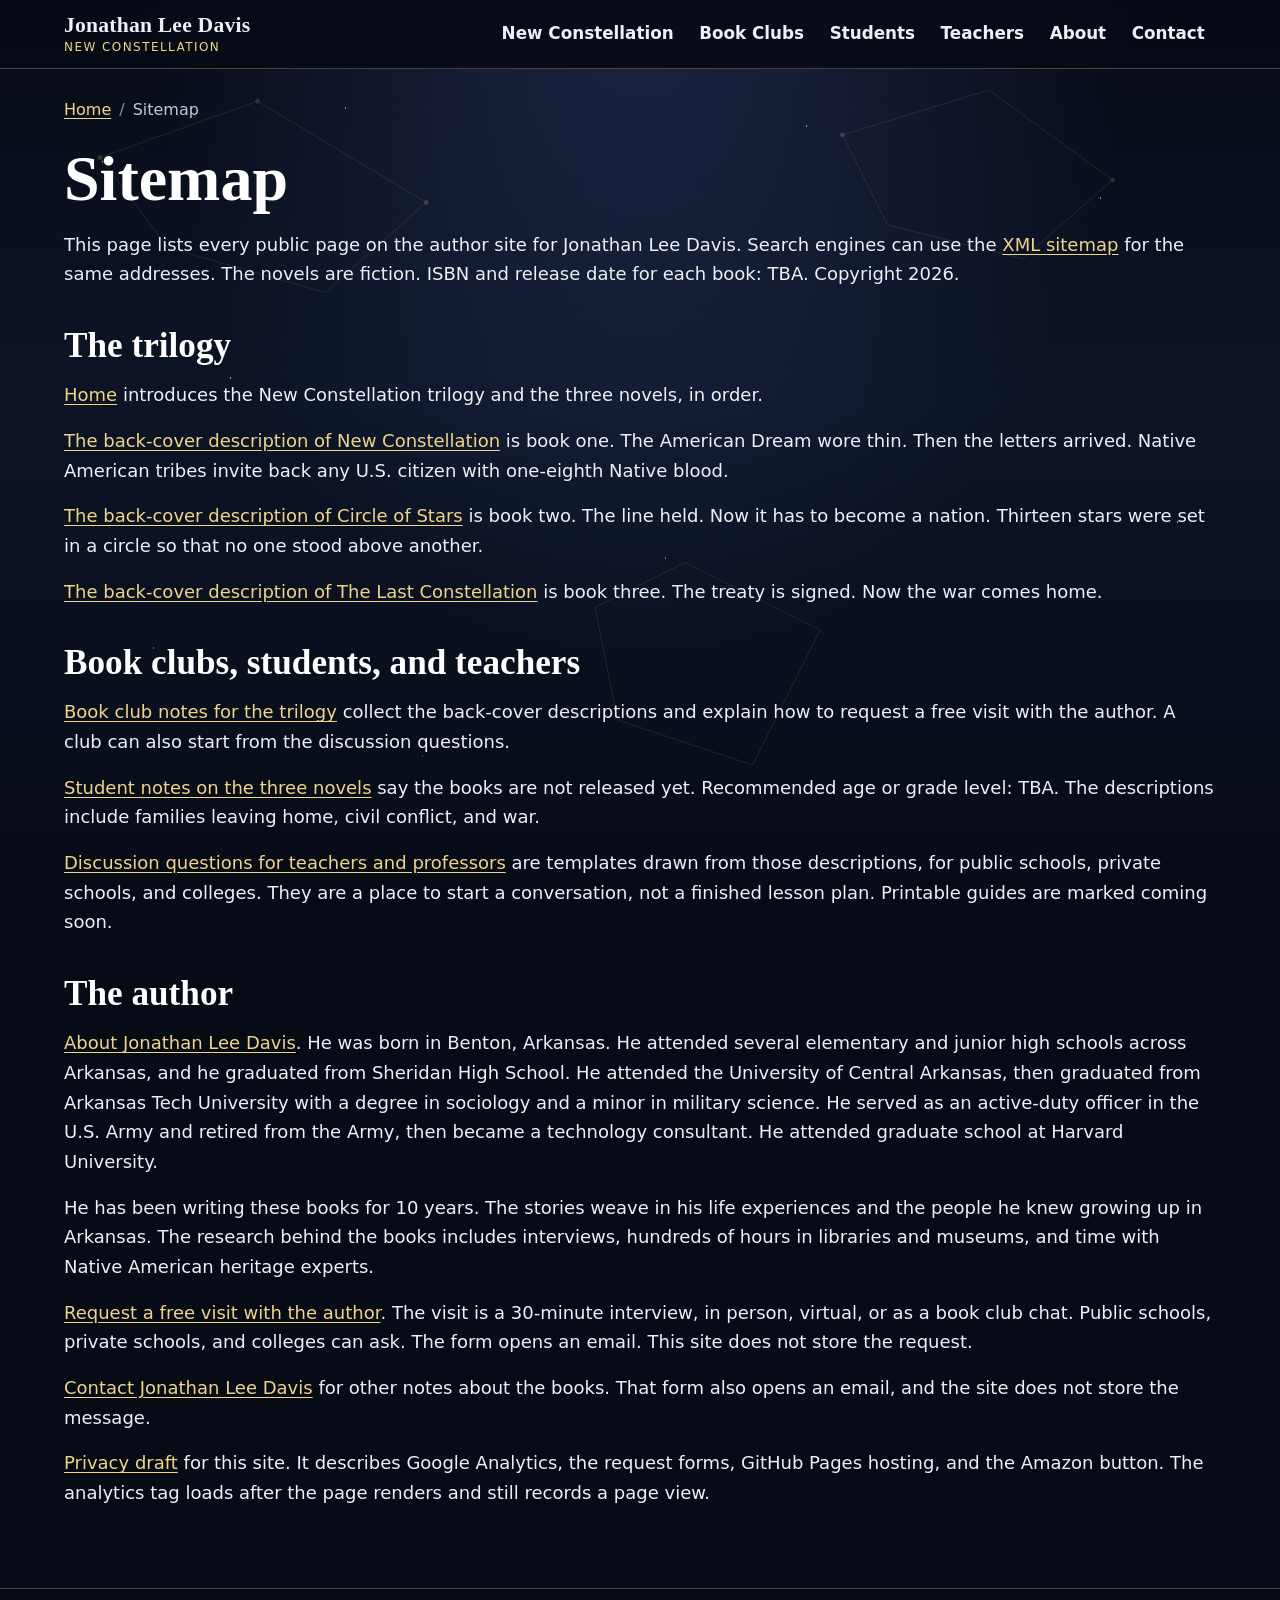
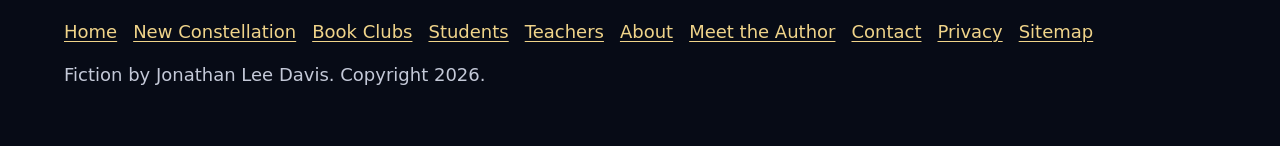
<file: sitemap.html>
<!DOCTYPE html>
<html lang="en">
<head>
  <meta charset="utf-8">
  <meta name="viewport" content="width=device-width, initial-scale=1">
  <title>Sitemap · Jonathan Lee Davis</title>
  <meta name="description" content="Sitemap of the Jonathan Lee Davis author site: the New Constellation trilogy, book clubs, students, teachers, about, and visits.">
  <meta name="author" content="Jonathan Lee Davis">
  <meta name="robots" content="index,follow">
  <link rel="canonical" href="https://jonathanleedavis.com/sitemap.html">
  <meta name="theme-color" content="#070b16">
  <meta property="og:site_name" content="Jonathan Lee Davis">
  <meta property="og:title" content="Sitemap · Jonathan Lee Davis">
  <meta property="og:description" content="Sitemap of the Jonathan Lee Davis author site: the New Constellation trilogy, book clubs, students, teachers, about, and visits.">
  <meta property="og:type" content="website">
  <meta property="og:url" content="https://jonathanleedavis.com/sitemap.html">
  <meta property="og:image" content="https://jonathanleedavis.com/assets/images/og/home.jpg">
  <meta property="og:image:width" content="1200">
  <meta property="og:image:height" content="630">
  <meta property="og:image:alt" content="Front covers of New Constellation, Circle of Stars, and The Last Constellation by Jonathan Lee Davis">
  <meta property="og:locale" content="en_US">
  <meta name="twitter:card" content="summary_large_image">
  <meta name="twitter:title" content="Sitemap · Jonathan Lee Davis">
  <meta name="twitter:description" content="Sitemap of the Jonathan Lee Davis author site: the New Constellation trilogy, book clubs, students, teachers, about, and visits.">
  <meta name="twitter:image" content="https://jonathanleedavis.com/assets/images/og/home.jpg">
  <meta name="twitter:image:alt" content="Front covers of New Constellation, Circle of Stars, and The Last Constellation by Jonathan Lee Davis">
  <link rel="icon" href="/assets/favicon.svg" type="image/svg+xml">
  <link rel="stylesheet" href="/assets/css/site.css">
  <script>document.documentElement.classList.add("js");</script>
<script src="/assets/js/analytics.js" defer></script>

  <script type="application/ld+json">
{
  "@context": "https://schema.org",
  "@graph": [
    {
      "@type": "WebSite",
      "@id": "https://jonathanleedavis.com/#website",
      "url": "https://jonathanleedavis.com/",
      "name": "Jonathan Lee Davis",
      "alternateName": "New Constellation",
      "description": "New Constellation, Circle of Stars, and The Last Constellation: novels by Jonathan Lee Davis. Fiction. ISBN and release date: TBA.",
      "inLanguage": "en",
      "publisher": {
        "@id": "https://jonathanleedavis.com/about/#author"
      },
      "author": {
        "@id": "https://jonathanleedavis.com/about/#author"
      },
      "about": {
        "@id": "https://jonathanleedavis.com/#series"
      }
    },
    {
      "@type": "Person",
      "@id": "https://jonathanleedavis.com/about/#author",
      "name": "Jonathan Lee Davis",
      "givenName": "Jonathan",
      "additionalName": "Lee",
      "familyName": "Davis",
      "url": "https://jonathanleedavis.com/about/",
      "jobTitle": "Author",
      "email": "jon@verasail.com",
      "birthPlace": {
        "@type": "Place",
        "name": "Benton, Arkansas"
      },
      "alumniOf": [
        {
          "@type": "HighSchool",
          "name": "Sheridan High School"
        },
        {
          "@type": "CollegeOrUniversity",
          "name": "University of Central Arkansas"
        },
        {
          "@type": "CollegeOrUniversity",
          "name": "Arkansas Tech University",
          "description": "Graduated with a degree in sociology and a minor in military science."
        },
        {
          "@type": "CollegeOrUniversity",
          "name": "Harvard University",
          "description": "Attended graduate school."
        }
      ],
      "hasOccupation": [
        {
          "@type": "Occupation",
          "name": "Author"
        },
        {
          "@type": "Occupation",
          "name": "U.S. Army officer"
        },
        {
          "@type": "Occupation",
          "name": "Technology consultant"
        }
      ],
      "knowsLanguage": "en",
      "description": "Author of the New Constellation trilogy. Born in Benton, Arkansas. Attended several elementary and junior high schools across Arkansas, and graduated from Sheridan High School. Attended the University of Central Arkansas, then graduated from Arkansas Tech University with a degree in sociology and a minor in military science. Served as an active-duty officer in the U.S. Army and retired from the Army, then became a technology consultant. Attended graduate school at Harvard University. Has been writing these books for 10 years. The stories weave in his life experiences and the people he knew growing up in Arkansas. The research behind the books includes interviews, hundreds of hours in libraries and museums, and time with Native American heritage experts."
    },
    {
      "@type": "BookSeries",
      "@id": "https://jonathanleedavis.com/#series",
      "name": "New Constellation trilogy",
      "url": "https://jonathanleedavis.com/",
      "description": "Three novels by Jonathan Lee Davis: New Constellation, Circle of Stars, and The Last Constellation. The back covers call the books fiction. ISBN and release date for each book: TBA.",
      "inLanguage": "en",
      "author": {
        "@id": "https://jonathanleedavis.com/about/#author"
      },
      "hasPart": [
        {
          "@id": "https://jonathanleedavis.com/books/new-constellation/#book"
        },
        {
          "@id": "https://jonathanleedavis.com/books/circle-of-stars/#book"
        },
        {
          "@id": "https://jonathanleedavis.com/books/the-last-constellation/#book"
        }
      ]
    },
    {
      "@type": "Book",
      "@id": "https://jonathanleedavis.com/books/new-constellation/#book",
      "name": "New Constellation",
      "url": "https://jonathanleedavis.com/books/new-constellation/",
      "author": {
        "@id": "https://jonathanleedavis.com/about/#author"
      },
      "genre": "Fiction",
      "inLanguage": "en",
      "copyrightYear": 2026,
      "copyrightHolder": {
        "@id": "https://jonathanleedavis.com/about/#author"
      },
      "position": 1,
      "isPartOf": {
        "@id": "https://jonathanleedavis.com/#series"
      },
      "image": {
        "@type": "ImageObject",
        "url": "https://jonathanleedavis.com/assets/images/covers/new-constellation-front-680.jpg",
        "width": 680,
        "height": 1020,
        "caption": "Front cover of New Constellation by Jonathan Lee Davis"
      },
      "description": "The American Dream wore thin. Then the letters arrived. When the first American flag flew with thirteen stars, they called the young country a new constellation. Fiction. ISBN and release date: TBA."
    },
    {
      "@type": "Book",
      "@id": "https://jonathanleedavis.com/books/circle-of-stars/#book",
      "name": "Circle of Stars",
      "url": "https://jonathanleedavis.com/books/circle-of-stars/",
      "author": {
        "@id": "https://jonathanleedavis.com/about/#author"
      },
      "genre": "Fiction",
      "inLanguage": "en",
      "copyrightYear": 2026,
      "copyrightHolder": {
        "@id": "https://jonathanleedavis.com/about/#author"
      },
      "position": 2,
      "isPartOf": {
        "@id": "https://jonathanleedavis.com/#series"
      },
      "image": {
        "@type": "ImageObject",
        "url": "https://jonathanleedavis.com/assets/images/covers/circle-of-stars-front-680.jpg",
        "width": 680,
        "height": 1020,
        "caption": "Front cover of Circle of Stars by Jonathan Lee Davis"
      },
      "description": "The line held. Now it has to become a nation. The first American flag set its thirteen stars in a circle, so that no one stood above another. Fiction. ISBN and release date: TBA."
    },
    {
      "@type": "Book",
      "@id": "https://jonathanleedavis.com/books/the-last-constellation/#book",
      "name": "The Last Constellation",
      "url": "https://jonathanleedavis.com/books/the-last-constellation/",
      "author": {
        "@id": "https://jonathanleedavis.com/about/#author"
      },
      "genre": "Fiction",
      "inLanguage": "en",
      "copyrightYear": 2026,
      "copyrightHolder": {
        "@id": "https://jonathanleedavis.com/about/#author"
      },
      "position": 3,
      "isPartOf": {
        "@id": "https://jonathanleedavis.com/#series"
      },
      "image": {
        "@type": "ImageObject",
        "url": "https://jonathanleedavis.com/assets/images/covers/the-last-constellation-front-680.jpg",
        "width": 680,
        "height": 907,
        "caption": "Front cover of The Last Constellation by Jonathan Lee Davis"
      },
      "description": "The treaty is signed. Now the war comes home. Thirteen white stars on a blue field were once called a new constellation. Fiction. ISBN and release date: TBA."
    },
    {
      "@type": "BreadcrumbList",
      "@id": "https://jonathanleedavis.com/sitemap.html#breadcrumb",
      "itemListElement": [
        {
          "@type": "ListItem",
          "position": 1,
          "name": "Home",
          "item": "https://jonathanleedavis.com/"
        },
        {
          "@type": "ListItem",
          "position": 2,
          "name": "Sitemap",
          "item": "https://jonathanleedavis.com/sitemap.html"
        }
      ]
    },
    {
      "@type": "WebPage",
      "@id": "https://jonathanleedavis.com/sitemap.html#webpage",
      "url": "https://jonathanleedavis.com/sitemap.html",
      "name": "Sitemap",
      "description": "Sitemap of the Jonathan Lee Davis author site: the New Constellation trilogy, book clubs, students, teachers, about, and visits.",
      "inLanguage": "en",
      "isPartOf": {
        "@id": "https://jonathanleedavis.com/#website"
      },
      "about": {
        "@id": "https://jonathanleedavis.com/#series"
      },
      "dateModified": "2026-11-15",
      "primaryImageOfPage": {
        "@type": "ImageObject",
        "url": "https://jonathanleedavis.com/assets/images/og/home.jpg",
        "width": 1200,
        "height": 630
      },
      "breadcrumb": {
        "@id": "https://jonathanleedavis.com/sitemap.html#breadcrumb"
      }
    }
  ]
}
  </script>
</head>
<body>
  <div class="sky" aria-hidden="true"></div>
  <div class="sky-lines" aria-hidden="true"></div>
  <a class="skip" href="#content">Skip to content</a>
  <header class="site-header">
    <div class="header-inner">
      <a class="brand" href="/">
        <span class="brand-name">Jonathan Lee Davis</span>
        <span class="brand-mark">New Constellation</span>
      </a>
      <button type="button" class="nav-toggle" aria-expanded="false" aria-controls="site-nav">
        <span class="nav-toggle-label">Menu</span>
      </button>
      <nav class="site-nav" id="site-nav" aria-label="Primary">
        <ul>
          <li><a href="/#trilogy">New Constellation</a></li><li><a href="/book-clubs/">Book Clubs</a></li><li><a href="/students/">Students</a></li><li><a href="/teachers/">Teachers</a></li><li><a href="/about/">About</a></li><li><a href="/contact/">Contact</a></li>
        </ul>
      </nav>
    </div>
  </header>
  <main id="content" tabindex="-1">
    <div class="wrap">
      <nav class="breadcrumb" aria-label="Breadcrumb"><ol><li><a href="/">Home</a></li><li aria-current="page">Sitemap</li></ol></nav>
      <h1>Sitemap</h1>
      <p>This page lists every public page on the author site for Jonathan Lee Davis. Search engines can use the <a href="/sitemap.xml">XML sitemap</a> for the same addresses. The novels are fiction. ISBN and release date for each book: TBA. Copyright 2026.</p>
      <h2>The trilogy</h2>
      <p><a href="/">Home</a> introduces the New Constellation trilogy and the three novels, in order.</p>
      <p><a href="/books/new-constellation/">The back-cover description of New Constellation</a> is book one. The American Dream wore thin. Then the letters arrived. Native American tribes invite back any U.S. citizen with one-eighth Native blood.</p>
      <p><a href="/books/circle-of-stars/">The back-cover description of Circle of Stars</a> is book two. The line held. Now it has to become a nation. Thirteen stars were set in a circle so that no one stood above another.</p>
      <p><a href="/books/the-last-constellation/">The back-cover description of The Last Constellation</a> is book three. The treaty is signed. Now the war comes home.</p>
      <h2>Book clubs, students, and teachers</h2>
      <p><a href="/book-clubs/">Book club notes for the trilogy</a> collect the back-cover descriptions and explain how to request a free visit with the author. A club can also start from the discussion questions.</p>
      <p><a href="/students/">Student notes on the three novels</a> say the books are not released yet. Recommended age or grade level: TBA. The descriptions include families leaving home, civil conflict, and war.</p>
      <p><a href="/teachers/">Discussion questions for teachers and professors</a> are templates drawn from those descriptions, for public schools, private schools, and colleges. They are a place to start a conversation, not a finished lesson plan. Printable guides are marked coming soon.</p>
      <h2>The author</h2>
      <p><a href="/about/">About Jonathan Lee Davis</a>. He was born in Benton, Arkansas. He attended several elementary and junior high schools across Arkansas, and he graduated from Sheridan High School. He attended the University of Central Arkansas, then graduated from Arkansas Tech University with a degree in sociology and a minor in military science. He served as an active-duty officer in the U.S. Army and retired from the Army, then became a technology consultant. He attended graduate school at Harvard University.</p>
      <p>He has been writing these books for 10 years. The stories weave in his life experiences and the people he knew growing up in Arkansas. The research behind the books includes interviews, hundreds of hours in libraries and museums, and time with Native American heritage experts.</p>
      <p><a href="/meet/">Request a free visit with the author</a>. The visit is a 30-minute interview, in person, virtual, or as a book club chat. Public schools, private schools, and colleges can ask. The form opens an email. This site does not store the request.</p>
      <p><a href="/contact/">Contact Jonathan Lee Davis</a> for other notes about the books. That form also opens an email, and the site does not store the message.</p>
      <p><a href="/privacy/">Privacy draft</a> for this site. It describes Google Analytics, the request forms, GitHub Pages hosting, and the Amazon button. The analytics tag loads after the page renders and still records a page view.</p>
    </div>
  </main>
  <footer class="site-footer">
    <div class="wrap">
      <nav class="footer-nav" aria-label="Footer">
        <ul><li><a href="/">Home</a></li><li><a href="/#trilogy">New Constellation</a></li><li><a href="/book-clubs/">Book Clubs</a></li><li><a href="/students/">Students</a></li><li><a href="/teachers/">Teachers</a></li><li><a href="/about/">About</a></li><li><a href="/meet/">Meet the Author</a></li><li><a href="/contact/">Contact</a></li><li><a href="/privacy/">Privacy</a></li><li><a href="/sitemap.html">Sitemap</a></li></ul>
      </nav>
      <p>Fiction by Jonathan Lee Davis. Copyright 2026.</p>
    </div>
  </footer>
  <script src="/assets/js/site.js" defer></script>
</body>
</html>
</file>
<file: assets/css/site.css>
/* New Constellation author site
   Night-sky theme, large type, simple navigation.
   Starfield is decorative only: pointer-events none, sits behind content.
*/
:root {
  --bg: #070b16;
  --bg-elev: #10182c;
  --bg-card: rgba(14, 20, 40, 0.92);
  --line: rgba(240, 212, 138, 0.28);
  --text: #eef0f6;
  --muted: #c4c9d8;
  --gold: #f0d48a;
  --gold-strong: #f6de9a;
  --ink: #070b16;
  --focus: #ffe9a8;
  --danger-bg: #2a1a16;
  --serif: "Iowan Old Style", "Palatino Linotype", Palatino, "Book Antiqua", Georgia, "Times New Roman", serif;
  --sans: "Segoe UI", system-ui, -apple-system, "Helvetica Neue", Arial, sans-serif;
  --wrap: 72rem;
  --header-h: 4.25rem;
  --radius: 0.85rem;
  --shadow: 0 18px 40px rgba(0, 0, 0, 0.35);
}

*,
*::before,
*::after {
  box-sizing: border-box;
}

html {
  color-scheme: dark;
  scroll-behavior: smooth;
}

html:focus-within {
  scroll-behavior: smooth;
}

body {
  margin: 0;
  min-height: 100vh;
  font-family: var(--sans);
  font-size: 1.125rem;
  line-height: 1.65;
  color: var(--text);
  background: var(--bg);
  position: relative;
}

img {
  max-width: 100%;
  height: auto;
}

a {
  color: var(--gold);
  text-underline-offset: 0.16em;
}

a:hover {
  color: #fff6d8;
}

:focus {
  outline: none;
}

:focus-visible {
  outline: 3px solid var(--focus);
  outline-offset: 3px;
}

.skip {
  position: absolute;
  left: 0.75rem;
  top: -40rem;
  z-index: 100;
  background: var(--gold);
  color: var(--ink);
  padding: 0.6rem 0.9rem;
  font-weight: 600;
}

.skip:focus {
  top: 0.75rem;
}

/* Decorative sky — never intercepts clicks */
.sky,
.sky-lines {
  position: fixed;
  inset: 0;
  z-index: 0;
  pointer-events: none;
}

.sky {
  background:
    radial-gradient(1px 1px at 8% 18%, rgba(255, 255, 255, 0.85) 50%, transparent 52%),
    radial-gradient(1.5px 1.5px at 18% 42%, rgba(240, 212, 138, 0.7) 50%, transparent 52%),
    radial-gradient(1px 1px at 27% 12%, #fff 50%, transparent 52%),
    radial-gradient(1px 1px at 41% 28%, rgba(255, 255, 255, 0.7) 50%, transparent 52%),
    radial-gradient(1.5px 1.5px at 52% 62%, rgba(240, 212, 138, 0.55) 50%, transparent 52%),
    radial-gradient(1px 1px at 63% 14%, #fff 50%, transparent 52%),
    radial-gradient(1px 1px at 74% 36%, rgba(255, 255, 255, 0.65) 50%, transparent 52%),
    radial-gradient(1.5px 1.5px at 86% 22%, rgba(240, 212, 138, 0.6) 50%, transparent 52%),
    radial-gradient(1px 1px at 92% 58%, #fff 50%, transparent 52%),
    radial-gradient(1px 1px at 12% 72%, rgba(255, 255, 255, 0.7) 50%, transparent 52%),
    radial-gradient(1px 1px at 33% 84%, rgba(240, 212, 138, 0.5) 50%, transparent 52%),
    radial-gradient(1.5px 1.5px at 58% 88%, rgba(255, 255, 255, 0.7) 50%, transparent 52%),
    radial-gradient(1px 1px at 81% 78%, #fff 50%, transparent 52%),
    radial-gradient(ellipse at 50% -10%, rgba(62, 78, 140, 0.4), transparent 55%),
    linear-gradient(180deg, #070b16 0%, #0c1426 45%, #070b16 100%);
}

.sky-lines {
  opacity: 0.18;
  background-image: url("data:image/svg+xml,%3Csvg xmlns='http://www.w3.org/2000/svg' viewBox='0 0 1200 800'%3E%3Cg fill='none' stroke='%23f0d48a' stroke-width='0.8' stroke-opacity='0.7'%3E%3Cpath d='M120 140L260 90 410 180 320 260 180 220z'/%3E%3Cpath d='M780 120L910 80 1020 160 940 230 820 200z'/%3E%3Cpath d='M640 500L760 560 700 680 580 640 560 540z'/%3E%3C/g%3E%3Ccircle cx='120' cy='140' r='2' fill='%23fff'/%3E%3Ccircle cx='260' cy='90' r='2' fill='%23f0d48a'/%3E%3Ccircle cx='410' cy='180' r='2' fill='%23fff'/%3E%3Ccircle cx='780' cy='120' r='2' fill='%23fff'/%3E%3Ccircle cx='1020' cy='160' r='2' fill='%23f0d48a'/%3E%3C/svg%3E");
  background-size: cover;
  background-position: center top;
}

.site-header,
.wrap,
.site-footer,
main {
  position: relative;
  z-index: 1;
}

.wrap {
  width: min(var(--wrap), calc(100% - 2rem));
  margin-inline: auto;
}

.site-header {
  position: sticky;
  top: 0;
  z-index: 20;
  background: rgba(7, 11, 22, 0.92);
  border-bottom: 1px solid var(--line);
}

.header-inner {
  width: min(var(--wrap), calc(100% - 2rem));
  margin-inline: auto;
  min-height: var(--header-h);
  display: flex;
  align-items: center;
  justify-content: space-between;
  gap: 1rem;
}

.brand {
  display: flex;
  flex-direction: column;
  text-decoration: none;
  color: var(--text);
  line-height: 1.15;
  padding: 0.4rem 0;
}

.brand:hover {
  color: var(--gold-strong);
}

.brand-name {
  font-family: var(--serif);
  font-size: 1.35rem;
  font-weight: 600;
  letter-spacing: 0.01em;
}

.brand-mark {
  font-size: 0.75rem;
  letter-spacing: 0.12em;
  text-transform: uppercase;
  color: var(--gold);
  margin-top: 0.15rem;
}

.nav-toggle {
  display: none;
  font: inherit;
  font-weight: 600;
  font-size: 1.05rem;
  color: var(--ink);
  background: var(--gold);
  border: 0;
  border-radius: 999px;
  padding: 0.55rem 1.1rem;
  min-height: 2.75rem;
  cursor: pointer;
}

.site-nav ul {
  display: flex;
  flex-wrap: wrap;
  gap: 0.15rem 0.2rem;
  list-style: none;
  margin: 0;
  padding: 0;
}

.site-nav a {
  display: inline-flex;
  align-items: center;
  min-height: 2.75rem;
  padding: 0.35rem 0.7rem;
  color: var(--text);
  text-decoration: none;
  font-weight: 600;
  font-size: 1.05rem;
  border-radius: 0.4rem;
}

.site-nav a:hover,
.site-nav a[aria-current="page"] {
  color: var(--gold-strong);
}

.site-nav a[aria-current="page"] {
  box-shadow: inset 0 -2px 0 var(--gold);
}

main {
  padding: 1.75rem 0 4rem;
}

main:focus {
  outline: none;
}

h1, h2, h3 {
  font-family: var(--serif);
  font-weight: 600;
  line-height: 1.2;
  color: #fff;
}

h1 {
  font-size: clamp(2.4rem, 6vw, 4rem);
  margin: 0 0 0.75rem;
}

h2 {
  font-size: clamp(1.7rem, 3vw, 2.2rem);
  margin: 2.25rem 0 0.8rem;
}

.section-head h2 {
  margin-top: 0;
}

h3 {
  font-size: 1.35rem;
  margin: 0 0 0.5rem;
}

p, ul, ol, dl, blockquote {
  margin: 0 0 1rem;
}

.lede, .intro, .muted, .meta {
  color: var(--muted);
}

.kicker {
  display: block;
  font-family: var(--sans);
  font-size: 0.85rem;
  font-weight: 700;
  letter-spacing: 0.14em;
  text-transform: uppercase;
  color: var(--gold);
  margin-bottom: 0.55rem;
}

.hero {
  display: grid;
  grid-template-columns: minmax(14rem, 22rem) 1fr;
  gap: 2.5rem;
  align-items: center;
  margin: 0.5rem 0 3.5rem;
}

.hero-cover img,
.cover-button img,
.book-card img {
  display: block;
  width: 100%;
  height: auto;
  border-radius: 0.4rem;
  box-shadow: var(--shadow);
  background: #0a1020;
  object-fit: contain;
}

.hero-copy .actions,
.actions {
  display: flex;
  flex-wrap: wrap;
  gap: 0.75rem;
  margin: 1.25rem 0 0;
}

.button,
a.button {
  display: inline-flex;
  align-items: center;
  justify-content: center;
  min-height: 3rem;
  padding: 0.65rem 1.2rem;
  border-radius: 999px;
  font: inherit;
  font-weight: 700;
  text-decoration: none;
  border: 2px solid var(--gold);
  background: var(--gold);
  color: var(--ink);
  cursor: pointer;
  transition: transform 0.15s ease, background-color 0.15s ease, color 0.15s ease;
}

.button:hover,
a.button:hover {
  background: #fff1c2;
  border-color: #fff1c2;
  color: var(--ink);
}

.button-secondary,
a.button-secondary {
  background: transparent;
  color: var(--gold-strong);
}

.button-secondary:hover,
a.button-secondary:hover {
  background: rgba(240, 212, 138, 0.12);
  color: #fff6d8;
  border-color: var(--gold-strong);
}

.button[disabled],
.button[aria-disabled="true"] {
  opacity: 0.7;
  cursor: not-allowed;
  transform: none;
}

.section {
  margin: 0 0 3.5rem;
}

.section-head {
  max-width: 40rem;
  margin-bottom: 1.4rem;
}

.book-grid,
.card-grid {
  display: grid;
  grid-template-columns: repeat(auto-fit, minmax(16.5rem, 1fr));
  gap: 1.25rem;
}

.book-card,
.promo-card,
.panel {
  background: var(--bg-card);
  border: 1px solid var(--line);
  border-radius: var(--radius);
  padding: 1.1rem;
}

.book-card {
  display: flex;
  flex-direction: column;
  transition: border-color 0.15s ease, transform 0.15s ease;
}

.book-card:hover {
  border-color: rgba(240, 212, 138, 0.55);
  transform: translateY(-2px);
}

.book-card .cover-link {
  display: block;
  margin-bottom: 0.9rem;
}

.book-card h2,
.book-card h3,
.promo-card h2,
.promo-card h3 {
  margin-top: 0.2rem;
}

.book-card .actions,
.promo-card .actions {
  margin-top: auto;
  padding-top: 0.6rem;
}

.book-covers {
  display: grid;
  grid-template-columns: repeat(auto-fit, minmax(14rem, 1fr));
  gap: 1.25rem;
  margin: 1.25rem 0;
}

.cover-button {
  appearance: none;
  background: transparent;
  border: 0;
  padding: 0;
  cursor: zoom-in;
  width: 100%;
  color: inherit;
  font: inherit;
  text-align: left;
}

.cover-button:hover img {
  box-shadow: 0 18px 40px rgba(240, 212, 138, 0.18);
}

.enlarge-hint {
  display: block;
  margin-top: 0.4rem;
  font-size: 0.95rem;
  color: var(--muted);
}

.facts {
  display: grid;
  grid-template-columns: auto 1fr;
  gap: 0.35rem 1rem;
  margin: 1.25rem 0;
}

.facts dt {
  font-weight: 700;
  color: var(--gold);
}

.facts dd {
  margin: 0;
}

.pager {
  display: flex;
  flex-wrap: wrap;
  gap: 0.75rem 1.25rem;
  margin: 2rem 0 0;
}

.breadcrumb ol {
  display: flex;
  flex-wrap: wrap;
  gap: 0.35rem 0.5rem;
  list-style: none;
  margin: 0 0 1.1rem;
  padding: 0;
  color: var(--muted);
  font-size: 1rem;
}

.breadcrumb li:not(:last-child)::after {
  content: "/";
  margin-left: 0.5rem;
  color: rgba(196, 201, 216, 0.7);
}

.notice {
  background: var(--danger-bg);
  border: 1px solid rgba(240, 212, 138, 0.25);
  border-radius: 0.6rem;
  padding: 0.85rem 1rem;
}

.photo-placeholder,
.resource-soon {
  display: grid;
  place-items: center;
  min-height: 16rem;
  border: 1px dashed var(--line);
  border-radius: var(--radius);
  color: var(--muted);
  background: rgba(16, 24, 44, 0.6);
  margin-bottom: 1rem;
}

.about-layout,
.split {
  display: grid;
  grid-template-columns: minmax(12rem, 18rem) 1fr;
  gap: 1.75rem;
  align-items: start;
}

form label,
form .choice {
  display: block;
  margin-bottom: 0.9rem;
}

form label > span,
form legend {
  display: block;
  font-weight: 700;
  margin-bottom: 0.3rem;
}

input,
select,
textarea,
button {
  font: inherit;
}

input[type="text"],
input[type="email"],
input[type="date"],
input[type="time"],
select,
textarea {
  width: 100%;
  max-width: 36rem;
  min-height: 3rem;
  padding: 0.6rem 0.75rem;
  border-radius: 0.5rem;
  border: 1px solid rgba(240, 212, 138, 0.35);
  background: #0b1222;
  color: var(--text);
}

textarea {
  min-height: 8rem;
  resize: vertical;
}

fieldset {
  border: 0;
  margin: 0 0 1rem;
  padding: 0;
}


.optional {
  font-weight: 500;
  color: var(--muted);
}

.when-grid {
  display: grid;
  grid-template-columns: 1fr 1fr;
  gap: 0 1rem;
  max-width: 36rem;
}

@media (max-width: 800px) {
  .when-grid {
    grid-template-columns: 1fr;
  }
}
.form-actions {
  margin-top: 0.5rem;
}

.status {
  min-height: 1.5em;
}

.site-footer {
  border-top: 1px solid var(--line);
  padding: 1.75rem 0 2.5rem;
  color: var(--muted);
}

.footer-nav ul {
  display: flex;
  flex-wrap: wrap;
  gap: 0.35rem 1rem;
  list-style: none;
  margin: 0 0 0.85rem;
  padding: 0;
}

.visually-hidden {
  position: absolute;
  width: 1px;
  height: 1px;
  padding: 0;
  margin: -1px;
  overflow: hidden;
  clip: rect(0, 0, 0, 0);
  white-space: nowrap;
  border: 0;
}

dialog#lightbox {
  max-width: min(90vw, 1200px);
  max-height: 90vh;
  padding: 1rem;
  background: #070b16;
  color: var(--text);
  border: 1px solid var(--line);
}

dialog#lightbox img {
  display: block;
  margin: 0.75rem auto 0;
  max-height: 75vh;
  width: auto;
}

dialog#lightbox::backdrop {
  background: rgba(0, 0, 0, 0.75);
}

@media (max-width: 800px) {
  .nav-toggle {
    display: inline-flex;
    align-items: center;
  }

  .site-nav {
    display: none;
    position: absolute;
    left: 0;
    right: 0;
    top: 100%;
    background: rgba(7, 11, 22, 0.98);
    border-bottom: 1px solid var(--line);
    padding: 0.5rem 1rem 1rem;
  }

  .site-nav.is-open {
    display: block;
  }

  .site-nav ul {
    flex-direction: column;
    gap: 0;
  }

  .site-nav a {
    width: 100%;
    font-size: 1.2rem;
    min-height: 3rem;
    border-bottom: 1px solid rgba(240, 212, 138, 0.12);
  }

  .hero,
  .about-layout,
  .split {
    grid-template-columns: 1fr;
  }

  .hero-cover {
    max-width: 20rem;
  }
}

@media (prefers-reduced-motion: reduce) {
  html {
    scroll-behavior: auto;
  }

  .button,
  .book-card {
    transition: none;
  }

  .book-card:hover {
    transform: none;
  }
}
</file>
